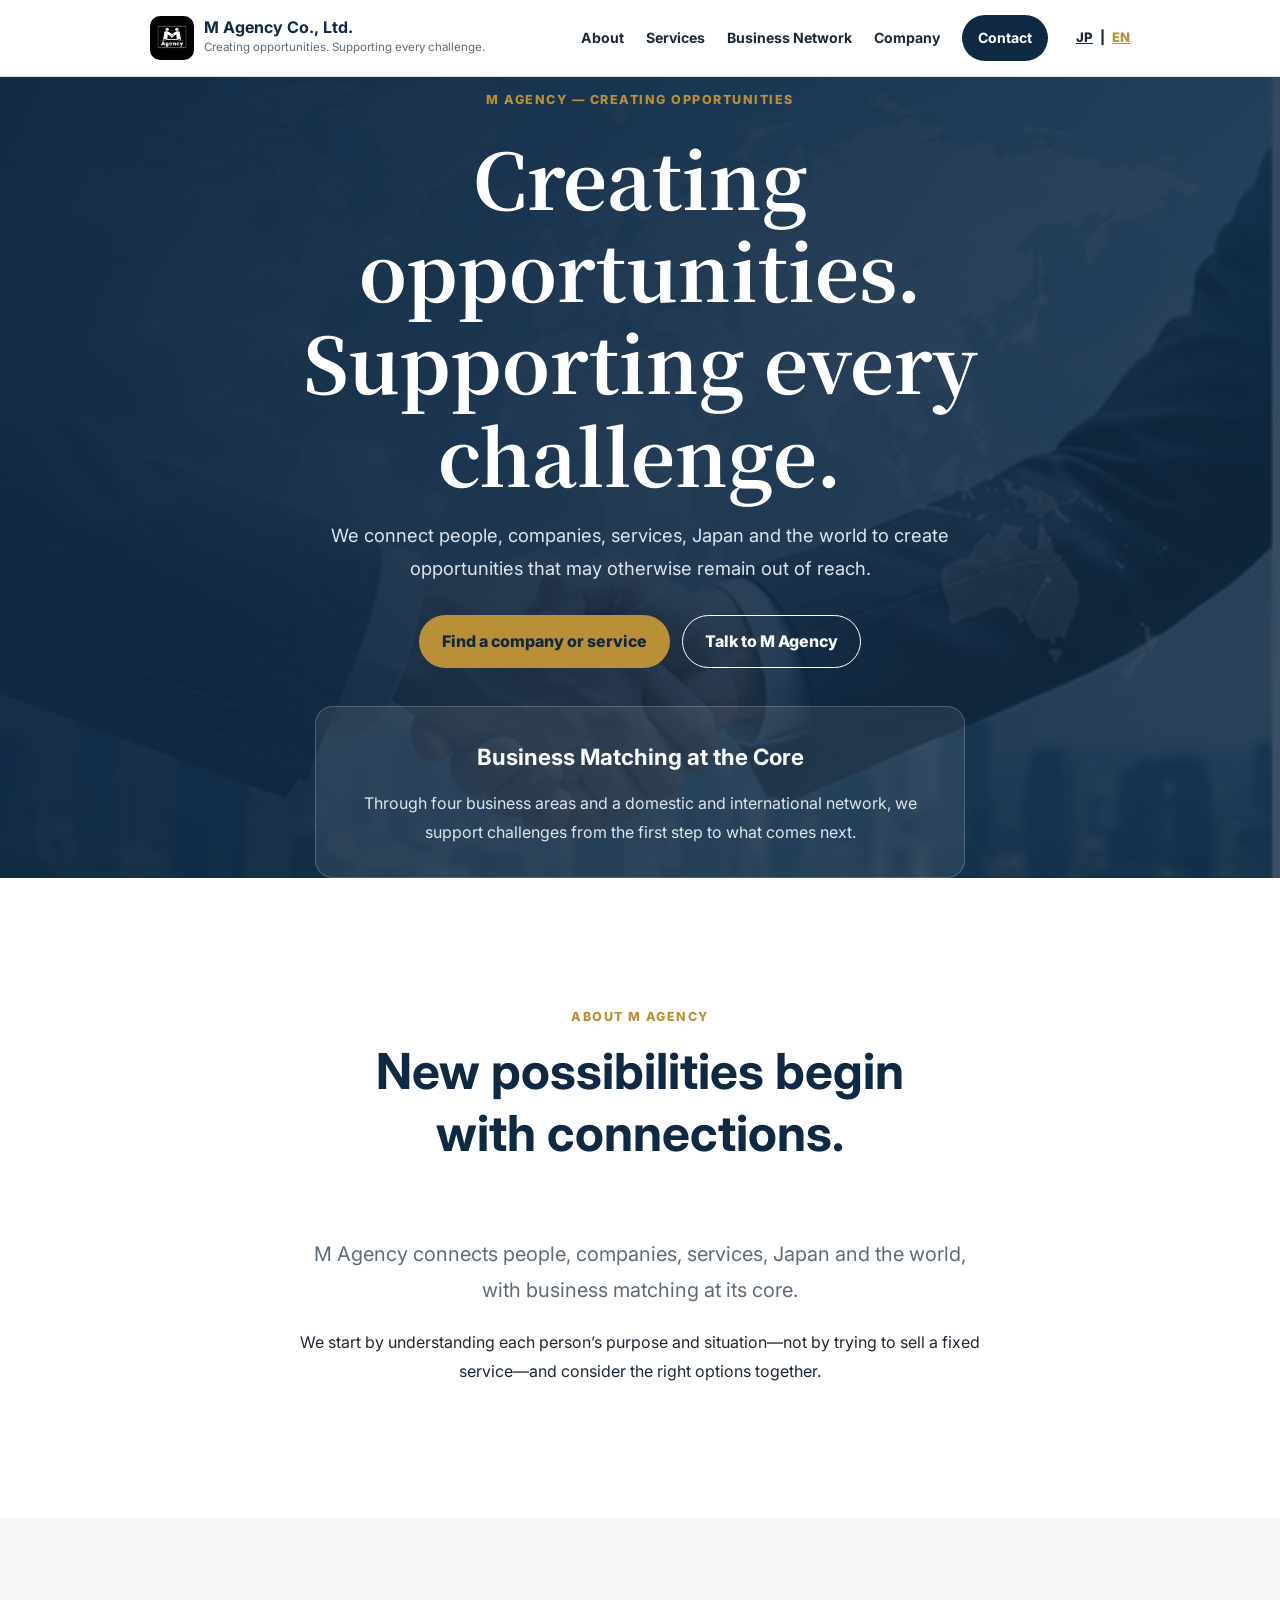
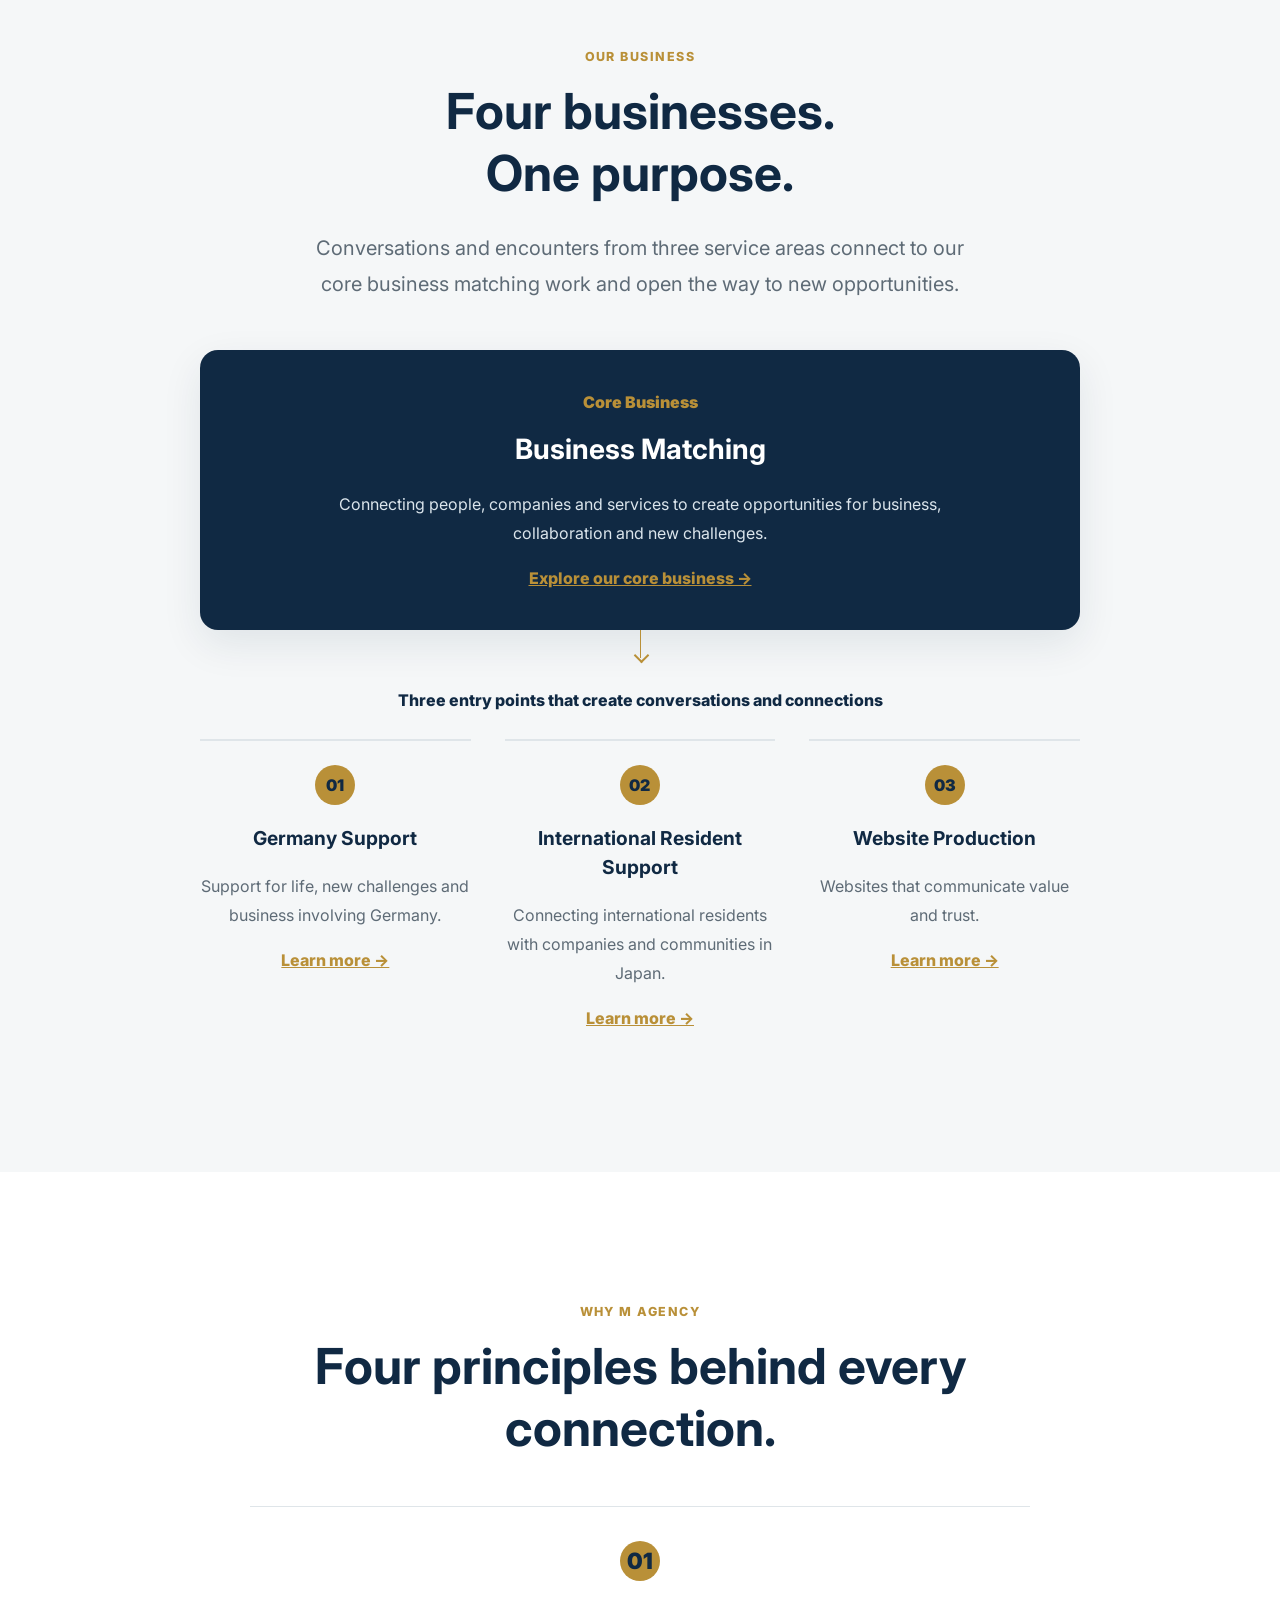
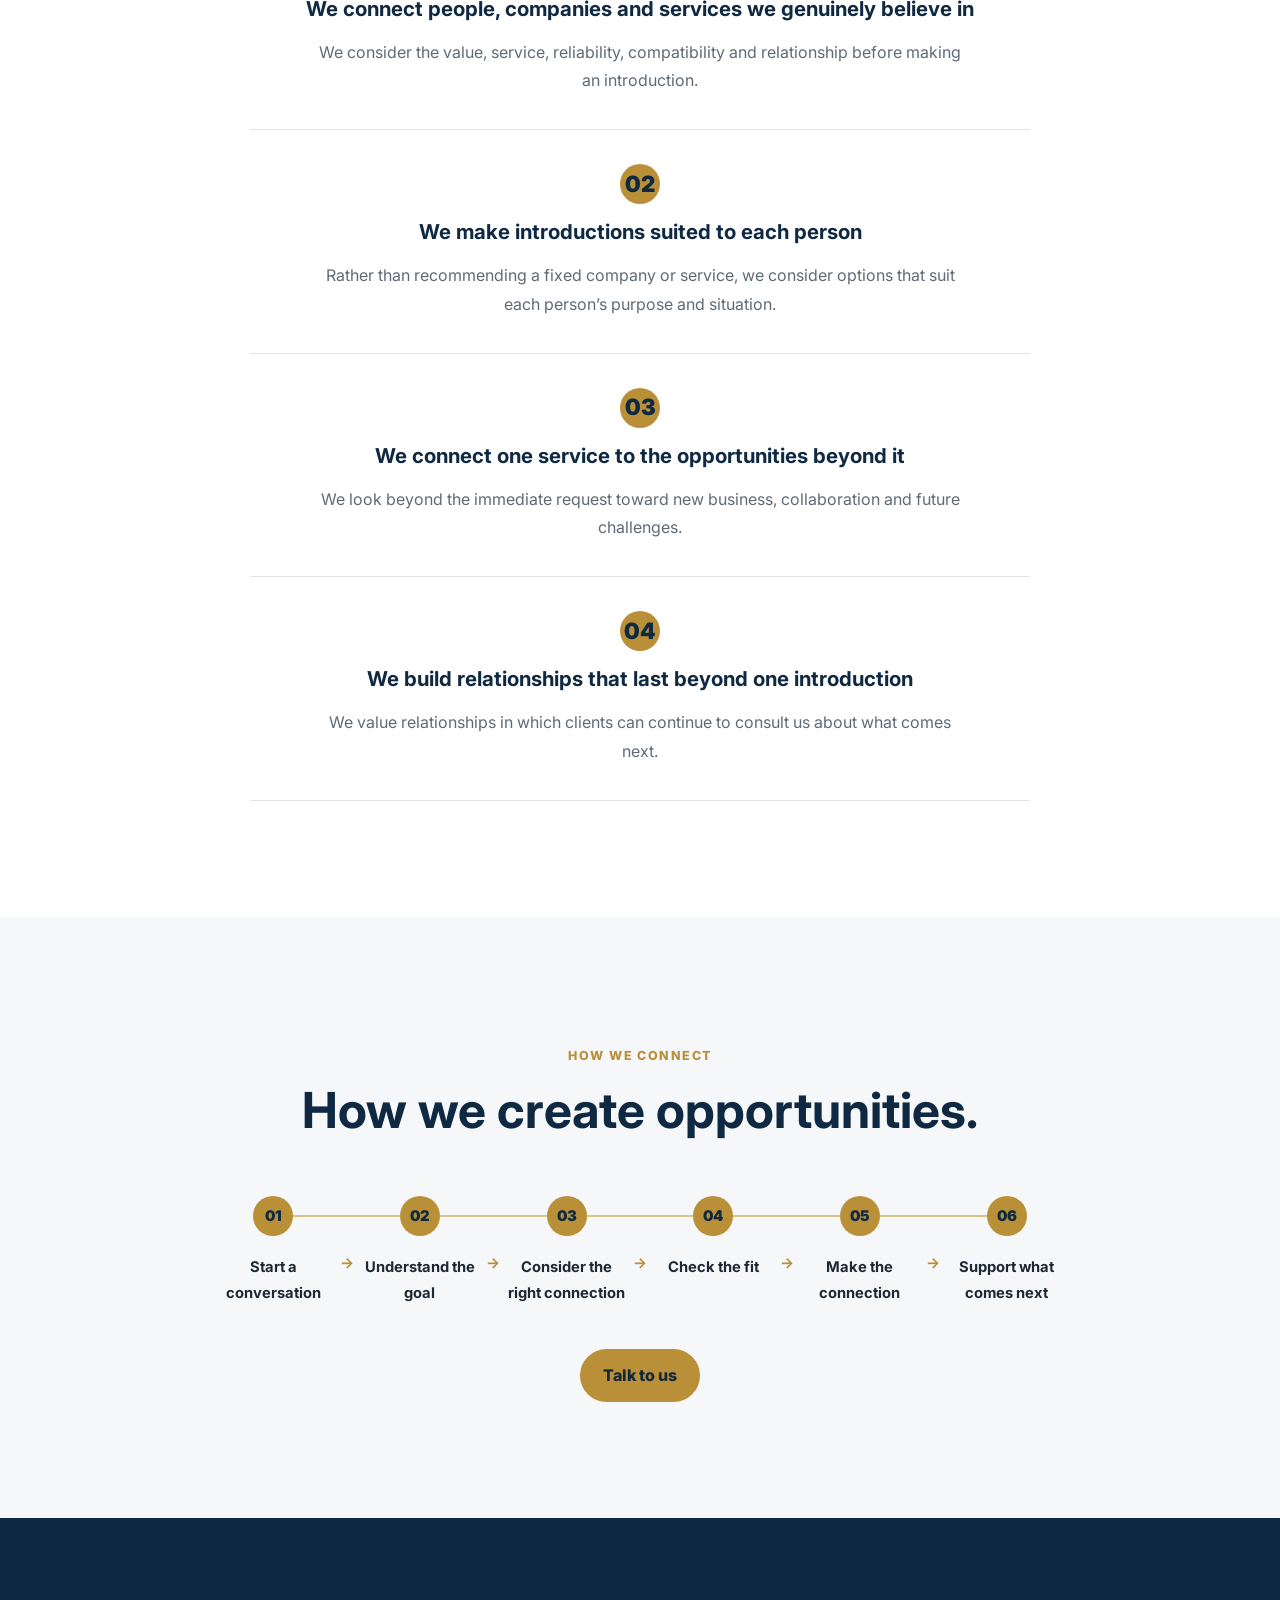
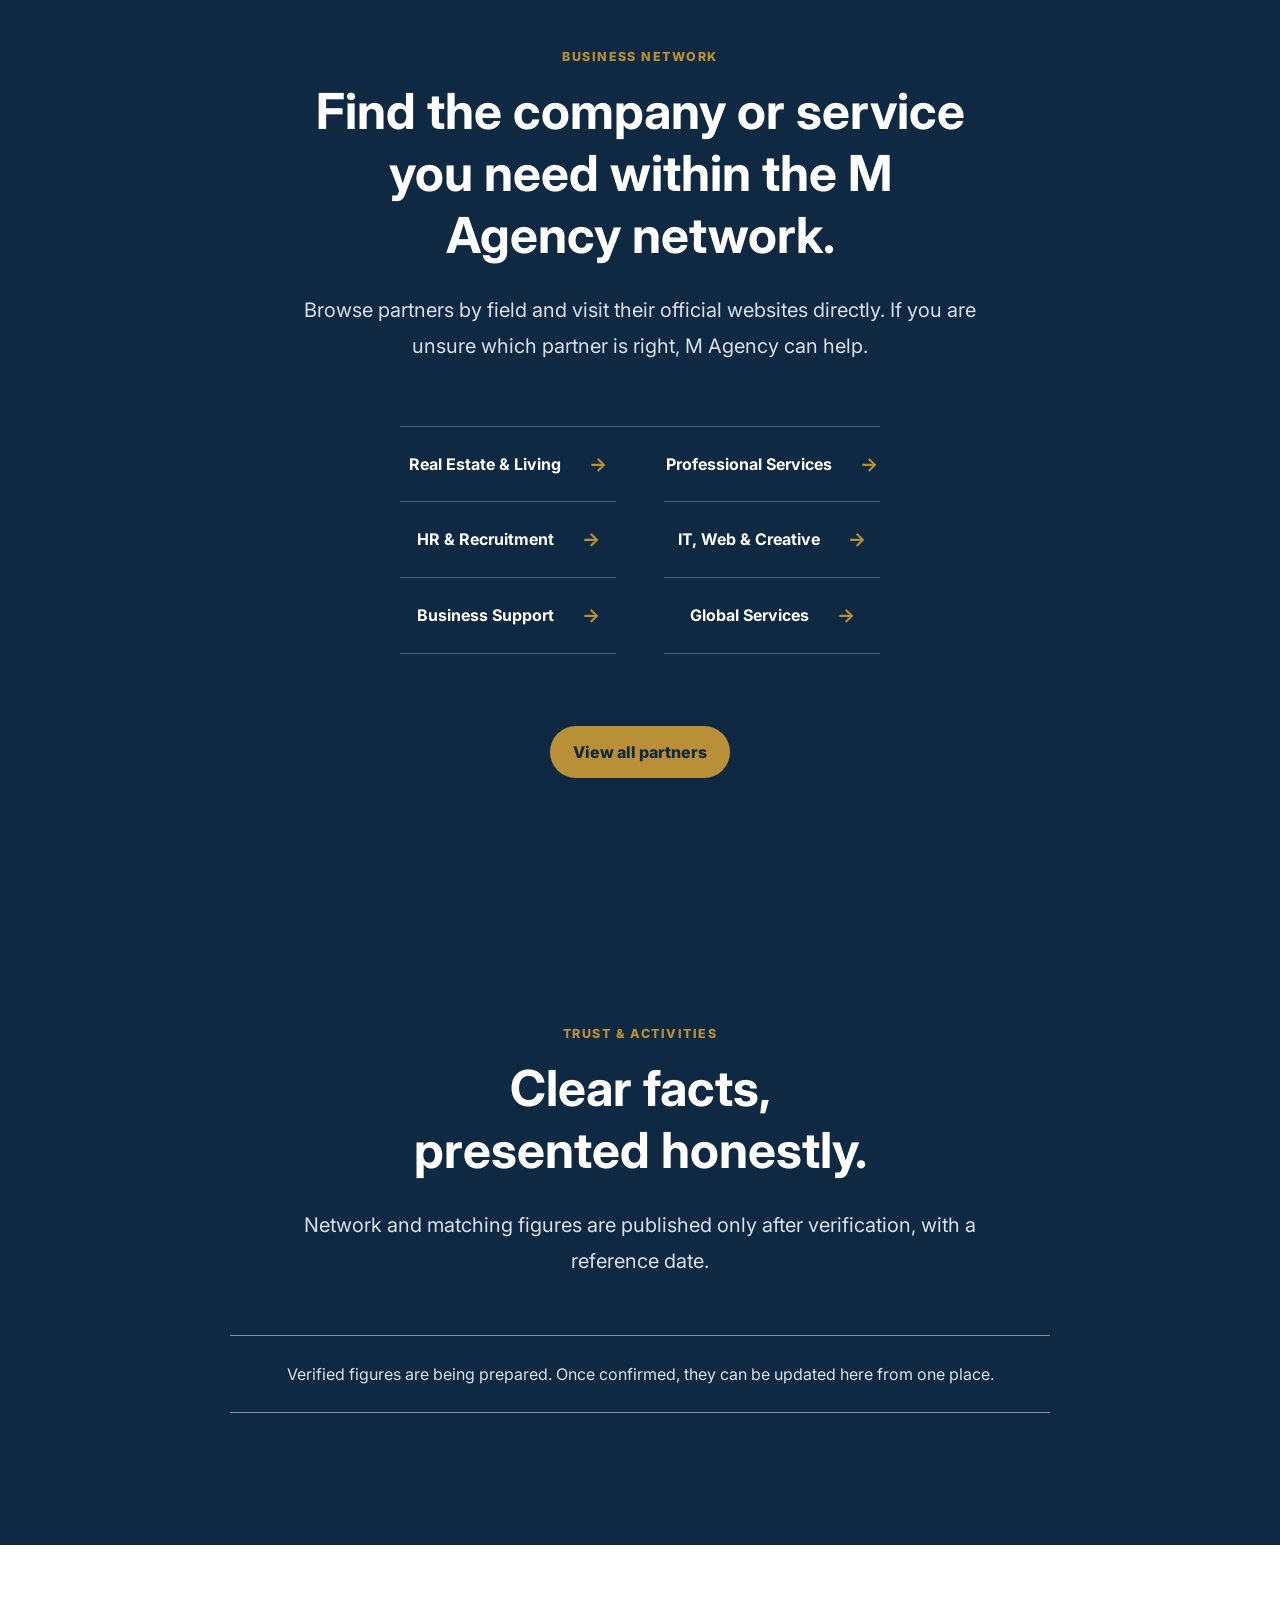
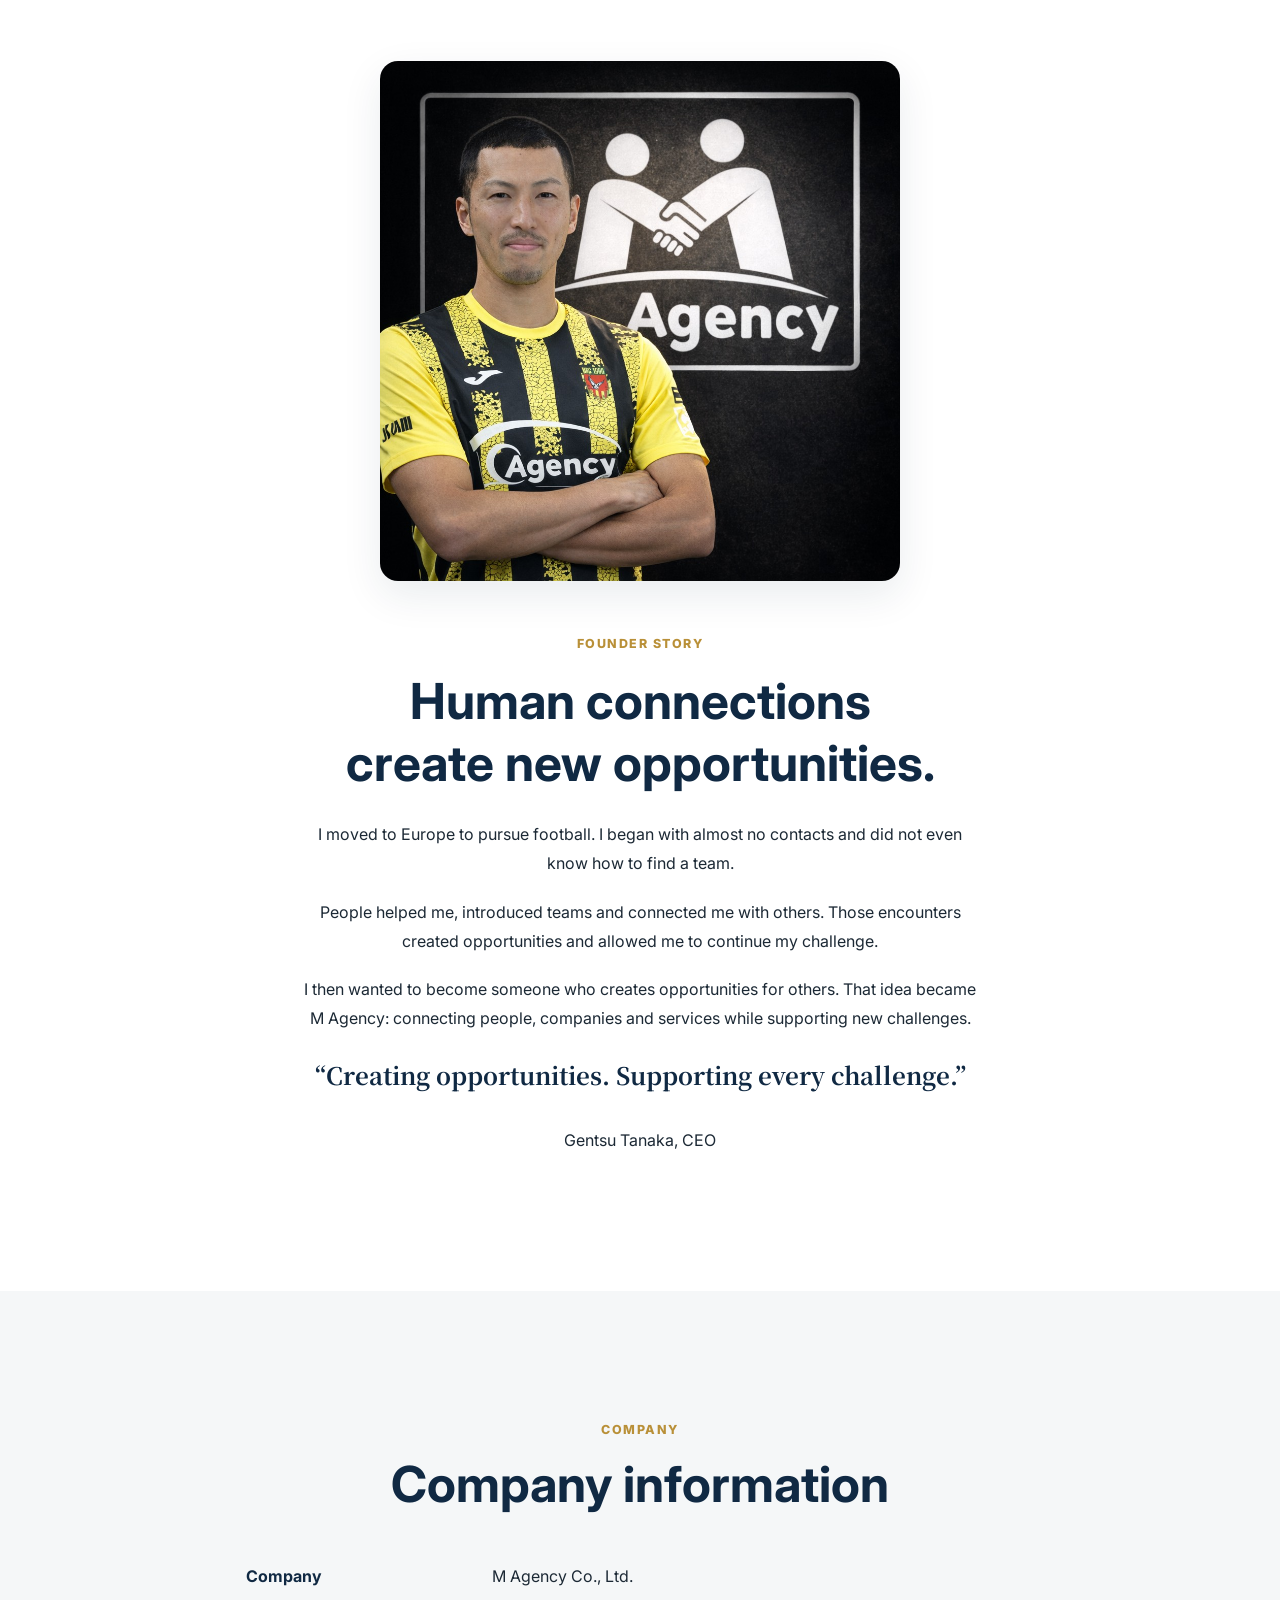
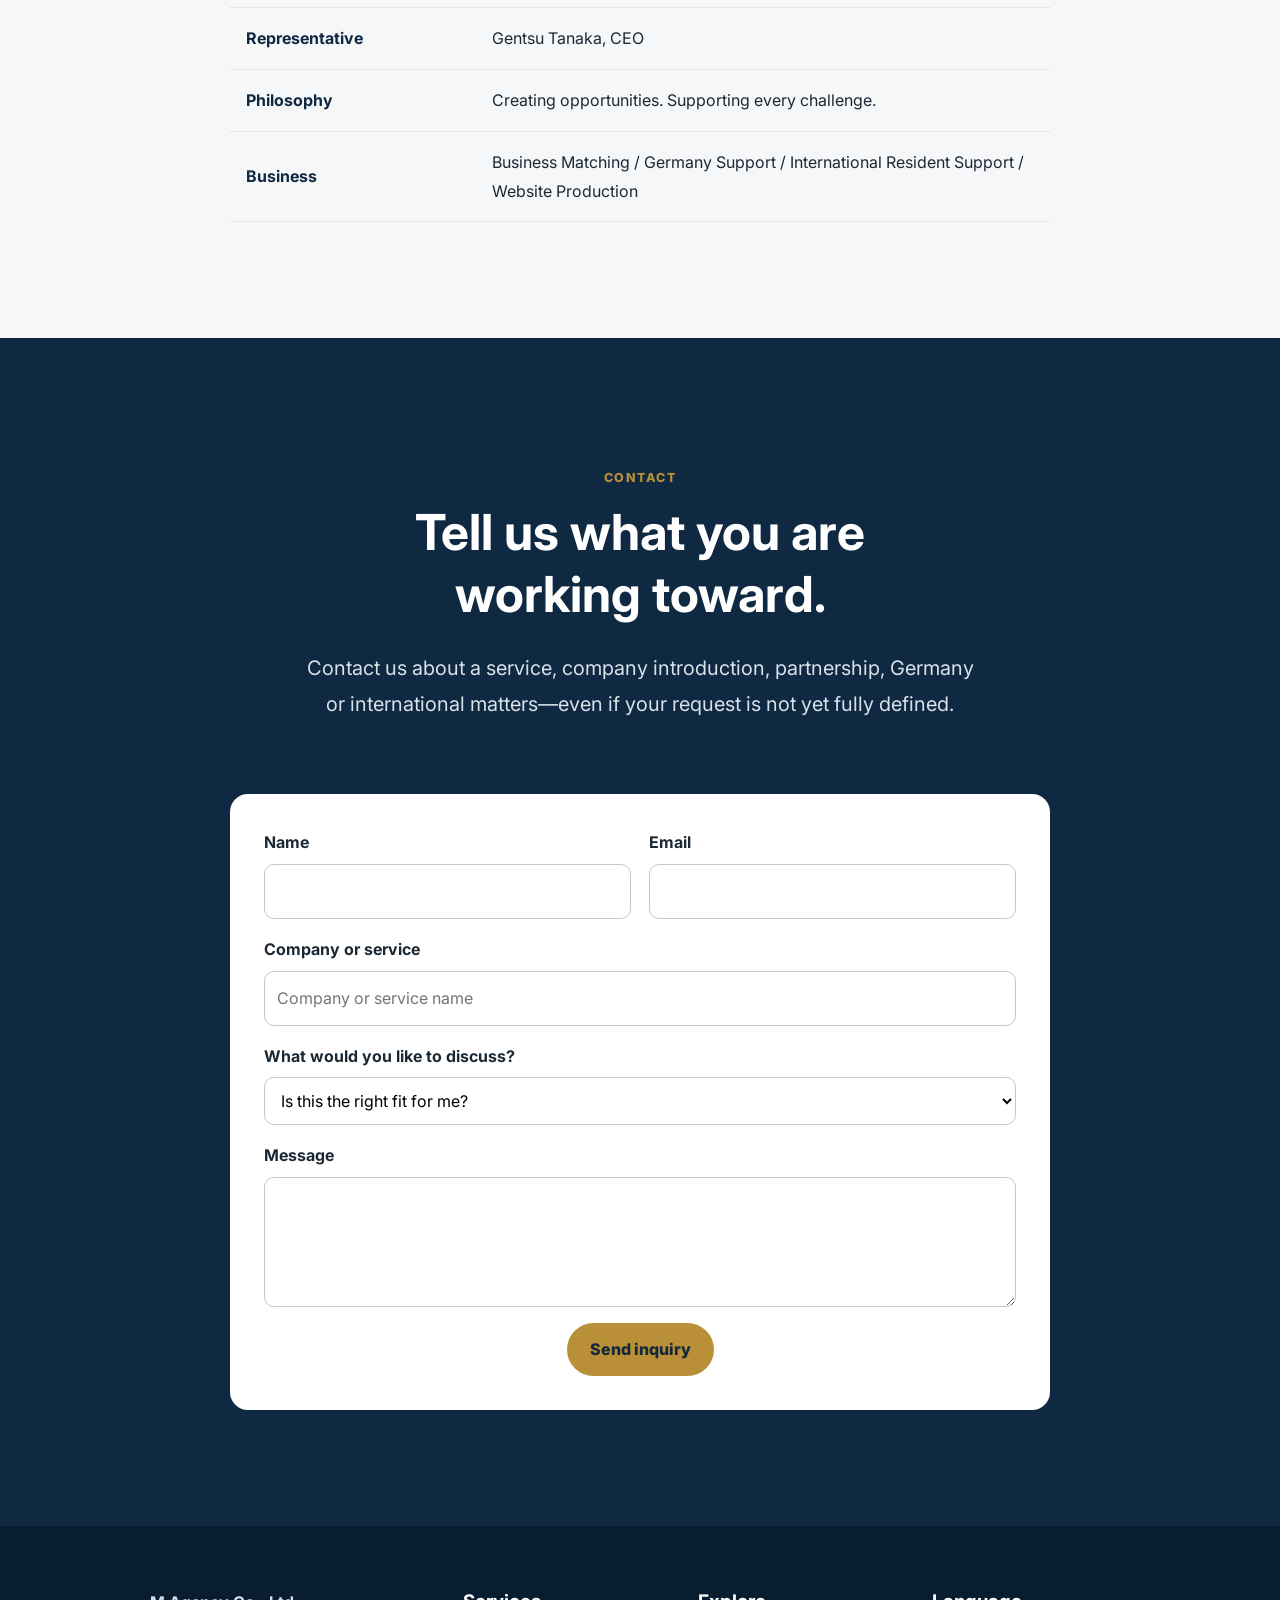
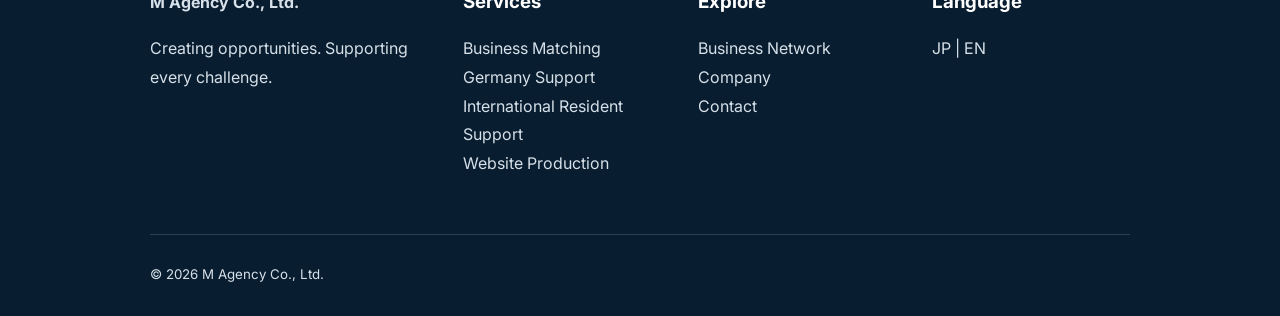
<file: index.html>
<!doctype html>
<html lang="ja">
<head><meta charset="utf-8"><meta name="viewport" content="width=device-width,initial-scale=1"><title>M Agency</title><meta name="robots" content="noindex">
<script>const saved=localStorage.getItem('mAgencyLang');const lang=saved||((navigator.language||'').toLowerCase().startsWith('ja')?'ja':'en');location.replace(`./${lang}/`);</script></head>
<body><p><a href="./ja/">日本語</a> / <a href="./en/">English</a></p></body>
</html>
</file>
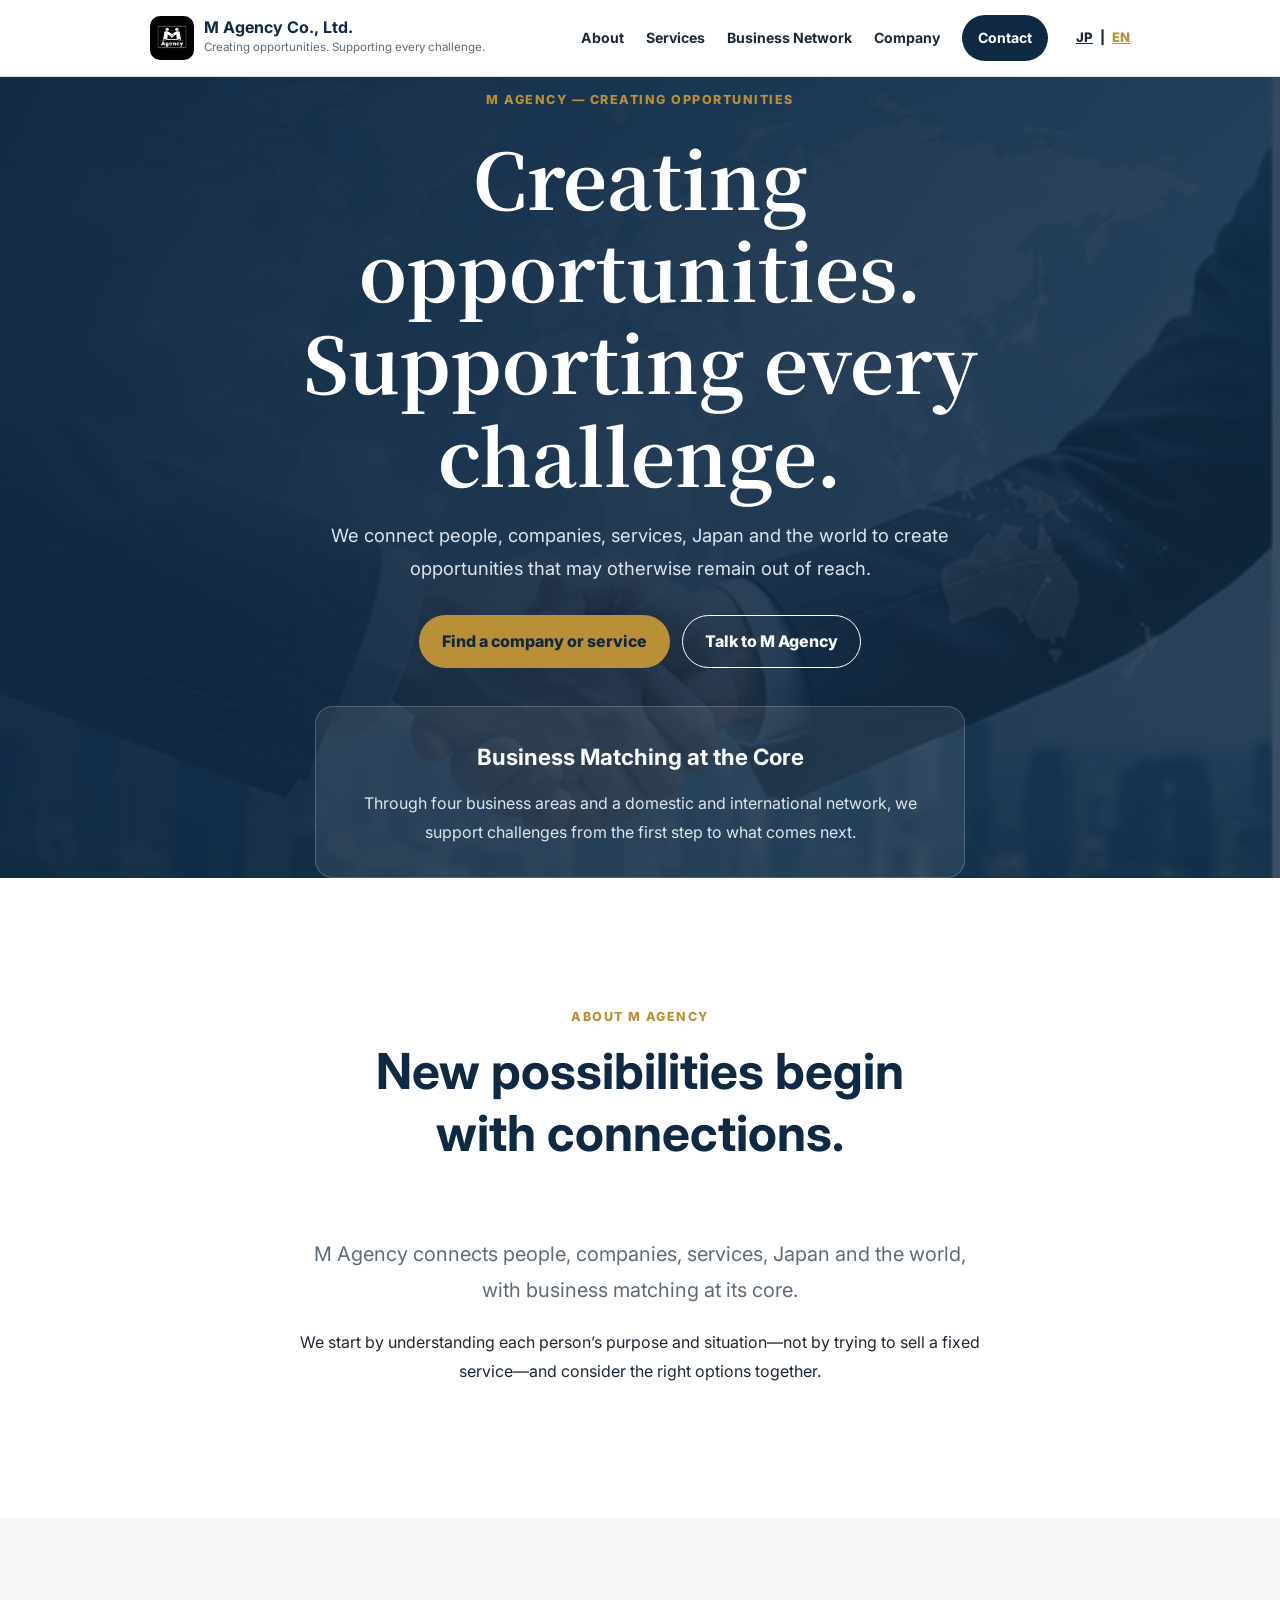
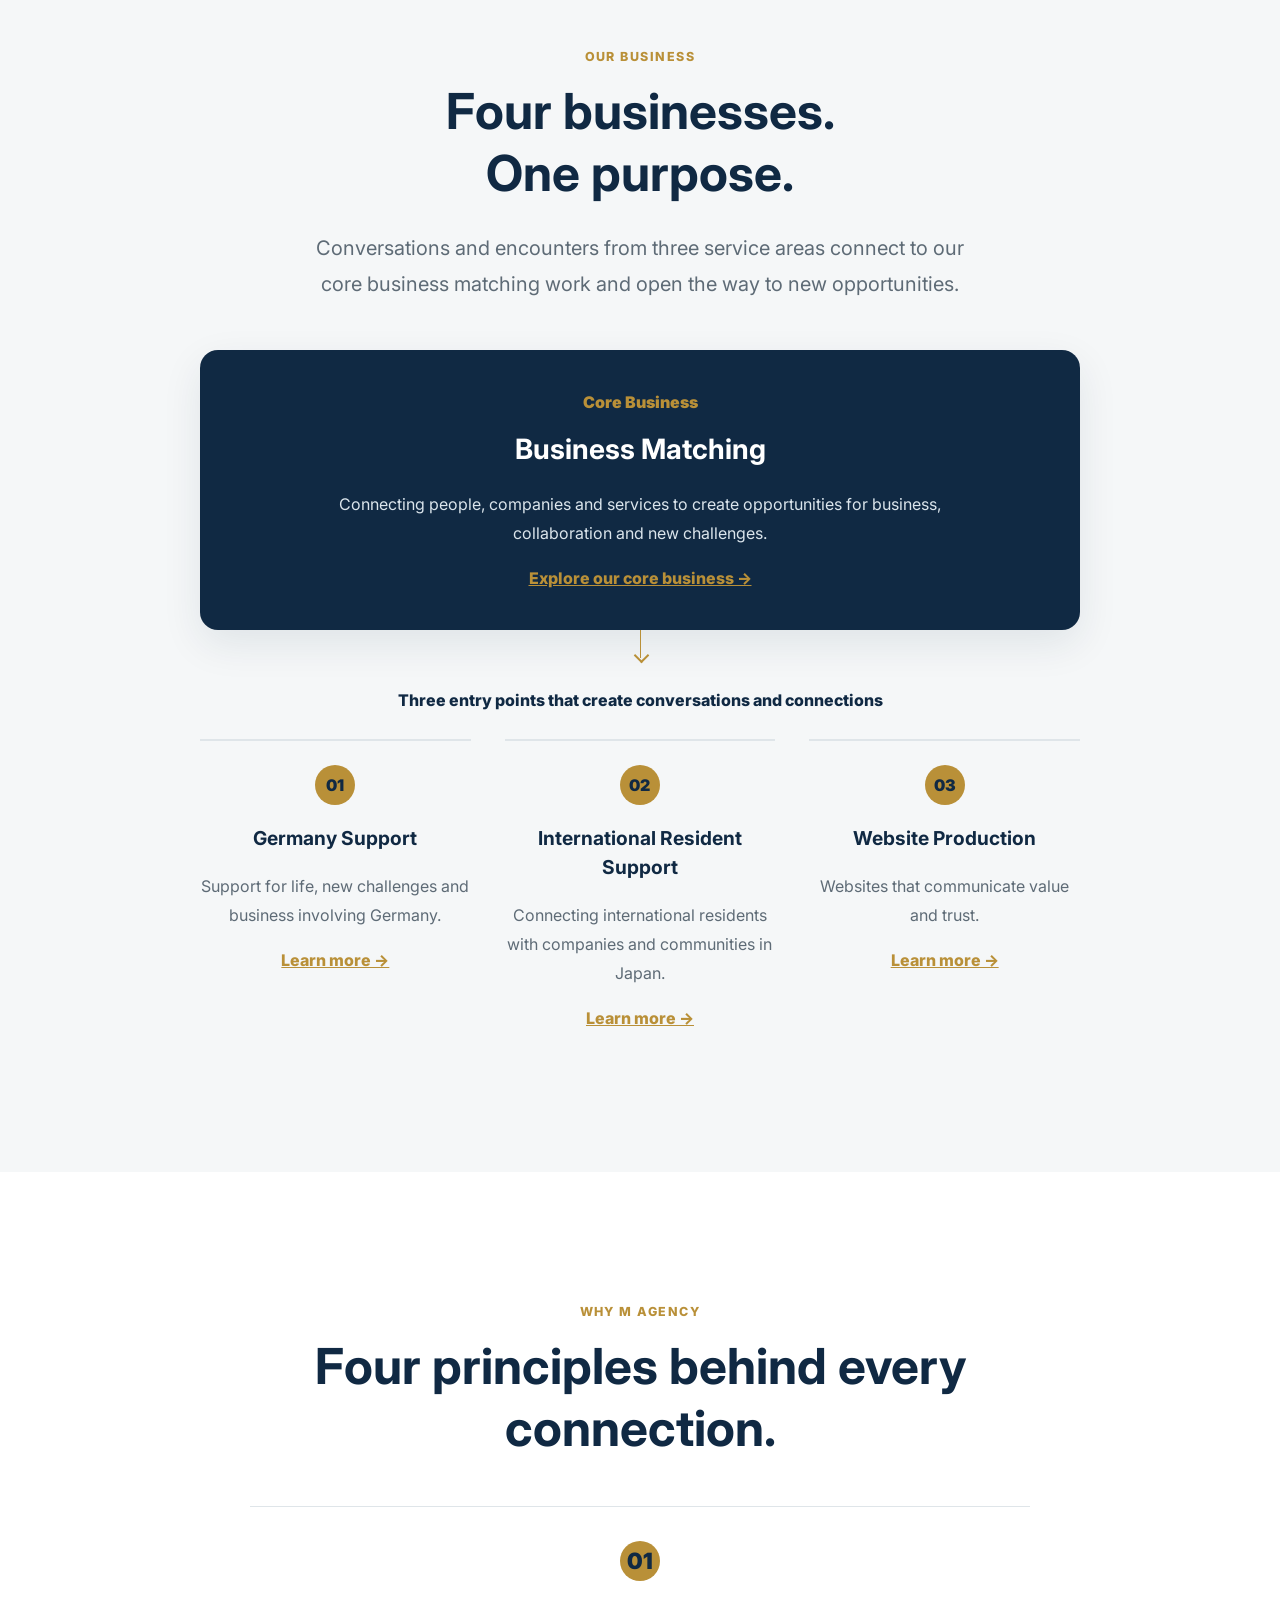
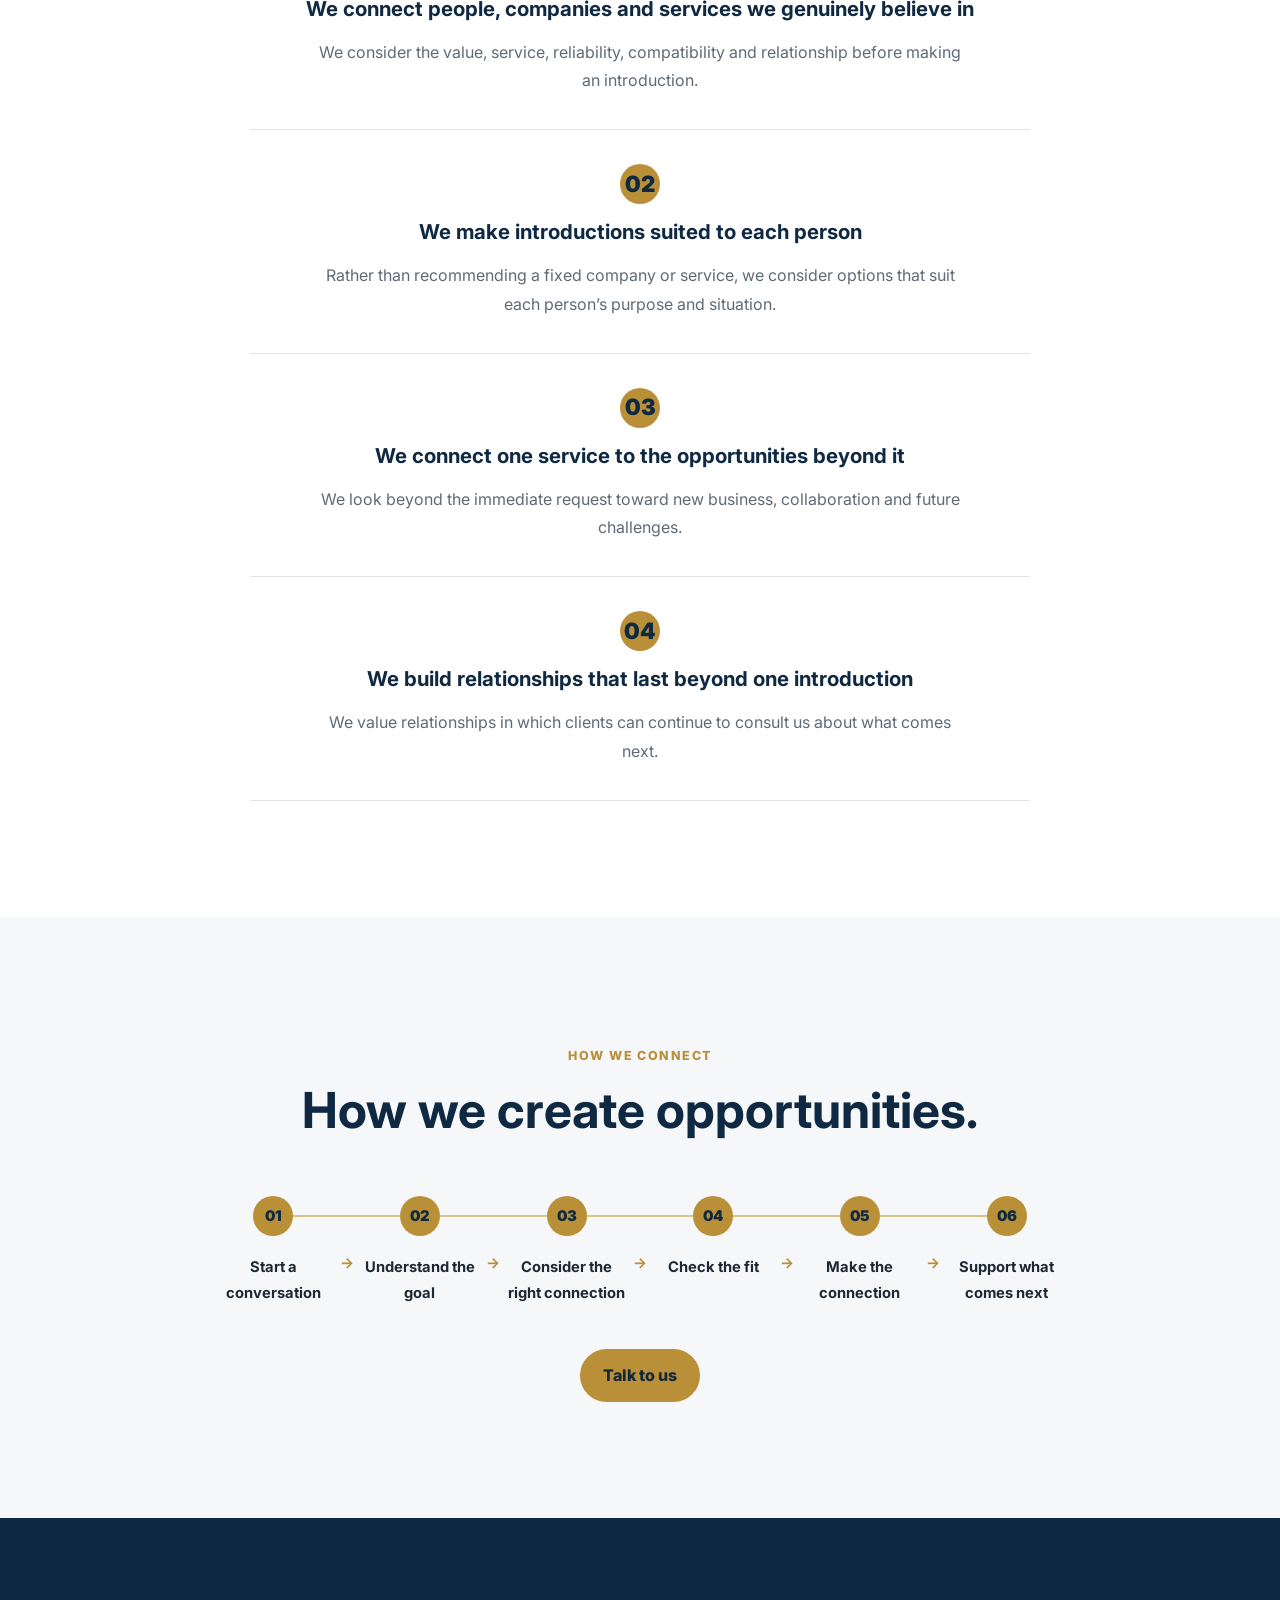
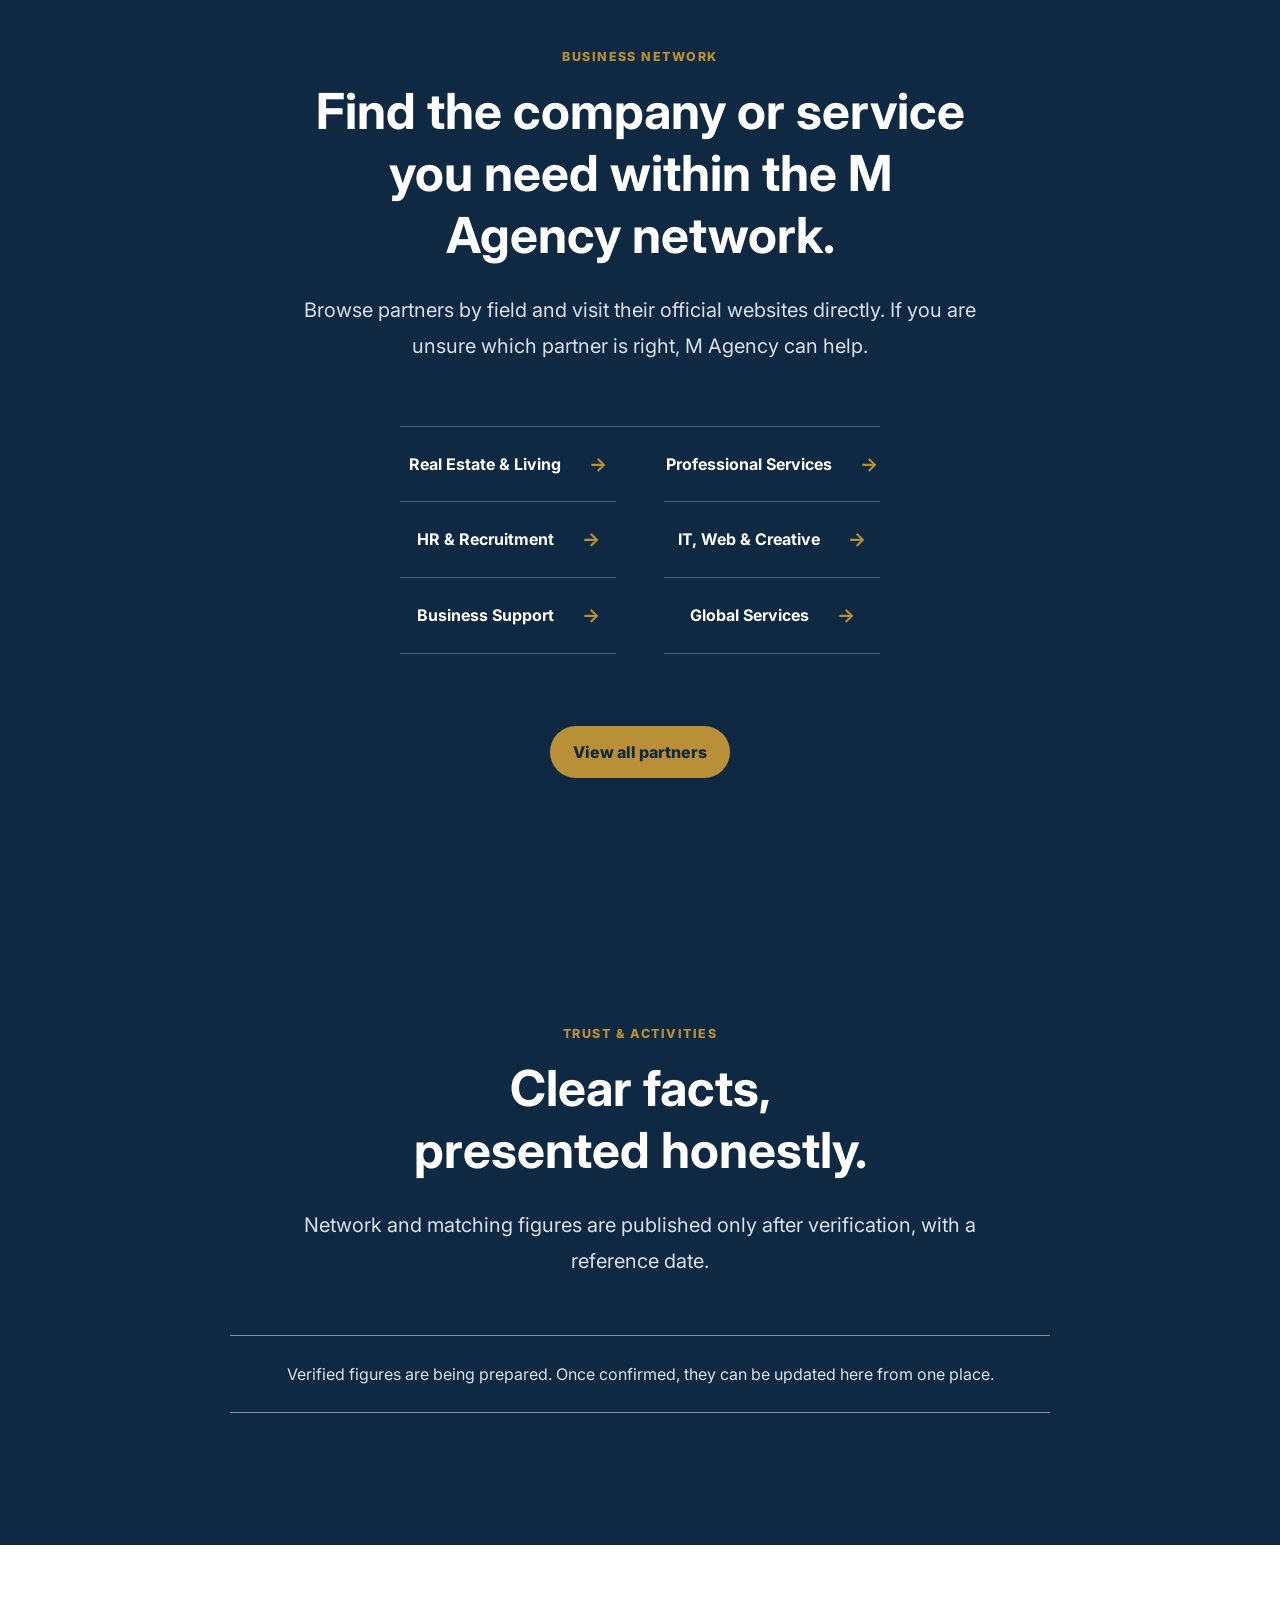
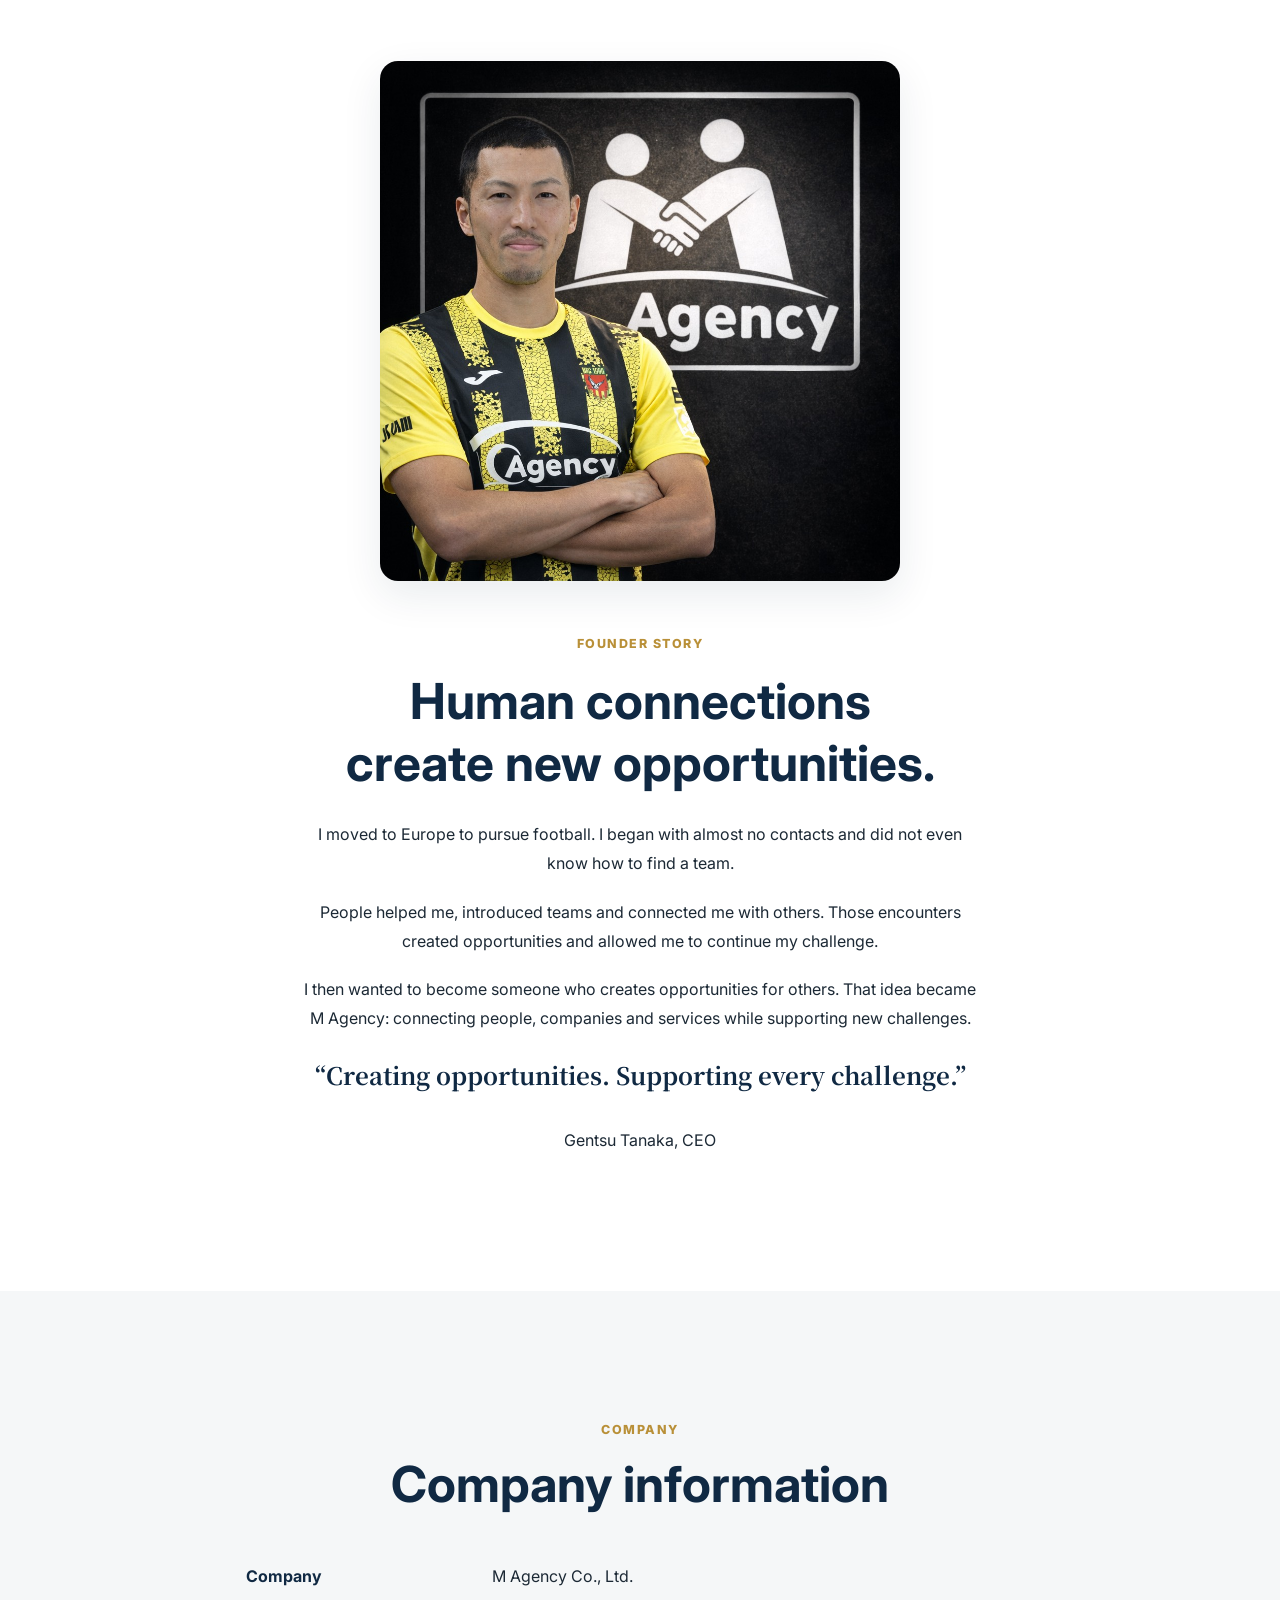
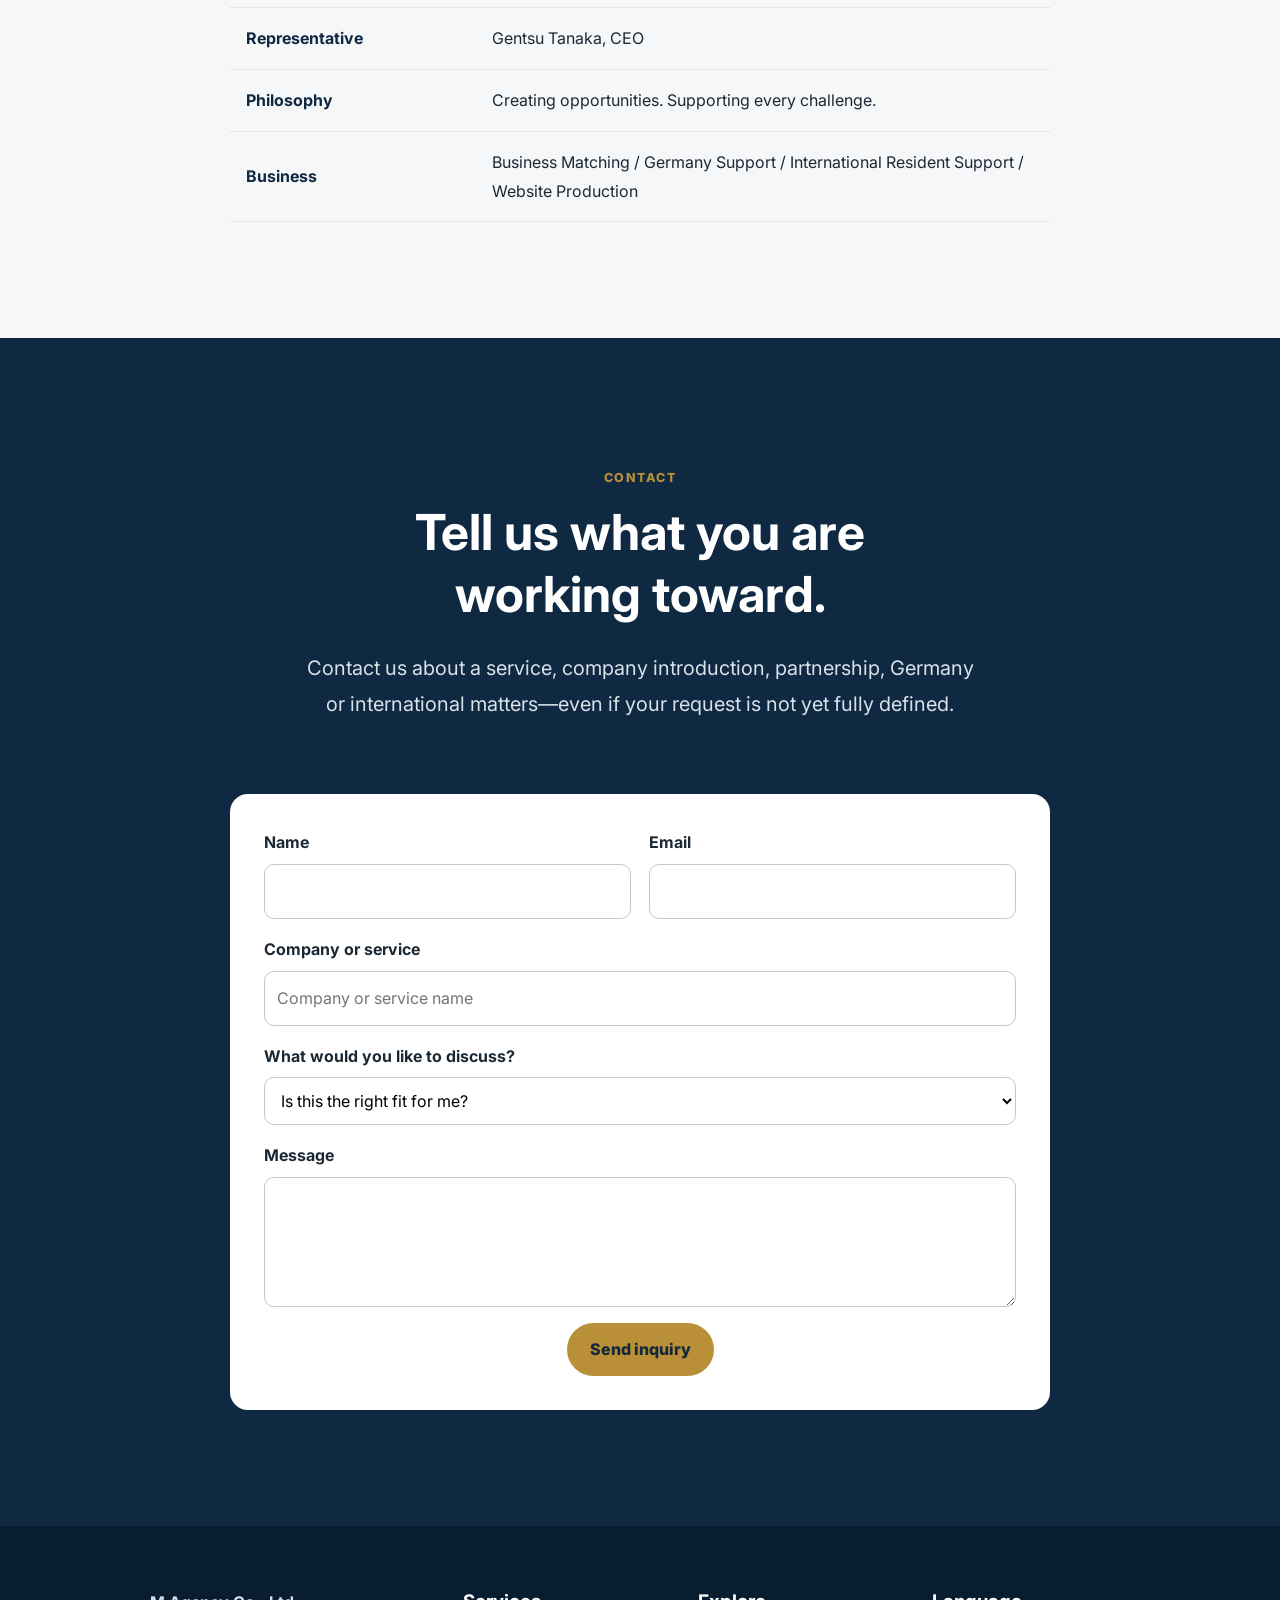
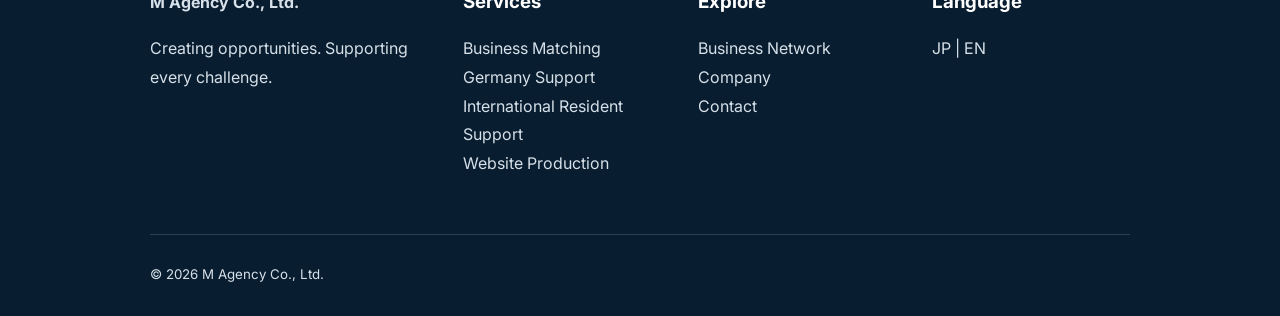
<file: en/index.html>
<!doctype html><html lang="en"><head><meta charset="utf-8"><meta name="viewport" content="width=device-width,initial-scale=1"><title>M Agency | Creating Opportunities. Supporting Every Challenge.</title><meta name="description" content="M Agency connects people, companies, services, Japan and the world to create new opportunities through business matching."><link rel="preconnect" href="https://fonts.googleapis.com"><link rel="preconnect" href="https://fonts.gstatic.com" crossorigin><link href="https://fonts.googleapis.com/css2?family=Inter:wght@400;600;700;800&family=Noto+Sans+JP:wght@400;500;700;900&family=Noto+Serif+JP:wght@700&display=swap" rel="stylesheet"><link rel="stylesheet" href="/styles.css"></head>
<body><a class="skip-link" href="#main">Skip to content</a><header class="site-header"><div class="container header-inner"><a class="brand" href="/en/"><img src="/assets/logo.png" alt="M Agency"><span><strong>M Agency Co., Ltd.</strong><small>Creating opportunities. Supporting every challenge.</small></span></a><button class="menu-button" data-menu-button aria-expanded="false" aria-label="Menu">☰</button><nav class="nav" data-nav><a href="#about">About</a><a href="#services">Services</a><a href="/en/business-network/">Business Network</a><a href="#company">Company</a><a href="#contact" class="header-cta">Contact</a></nav><div class="lang"><a href="/ja/" data-lang-link="ja">JP</a><span>|</span><a href="/en/" data-lang-link="en" aria-current="true">EN</a></div></div></header>
<main id="main"><section class="hero"><div class="container hero-grid"><div class="hero-copy"><p class="eyebrow">M Agency — Creating Opportunities</p><h1>Creating opportunities.<br>Supporting every challenge.</h1><p>We connect people, companies, services, Japan and the world to create opportunities that may otherwise remain out of reach.</p><div class="actions"><a class="btn btn-primary" href="/en/business-network/">Find a company or service</a><a class="btn btn-secondary" href="#contact">Talk to M Agency</a></div></div><aside class="hero-panel"><strong>Business Matching at the Core</strong><p>Through four business areas and a domestic and international network, we support challenges from the first step to what comes next.</p></aside></div></section>
<section class="section" id="about"><div class="container intro-grid"><div><p class="eyebrow">About M Agency</p><h2 class="section-title">New possibilities begin with connections.</h2></div><div><p class="lead">M Agency connects people, companies, services, Japan and the world, with business matching at its core.</p><p>We start by understanding each person’s purpose and situation—not by trying to sell a fixed service—and consider the right options together.</p></div></div></section>
<section class="section section-soft" id="services"><div class="container"><p class="eyebrow">Our Business</p><h2 class="section-title">Four businesses. One purpose.</h2><p class="lead reading">Conversations and encounters from three service areas connect to our core business matching work and open the way to new opportunities.</p><div class="service-map"><article class="service-core"><span class="card-number">Core Business</span><h3>Business Matching</h3><p>Connecting people, companies and services to create opportunities for business, collaboration and new challenges.</p><a href="/en/services/business-matching.html">Explore our core business →</a></article><p class="service-bridge">Three entry points that create conversations and connections</p><div class="service-entrances"><article class="service-entry"><span class="card-number">01</span><h3>Germany Support</h3><p>Support for life, new challenges and business involving Germany.</p><a href="/en/services/germany-support.html">Learn more →</a></article><article class="service-entry"><span class="card-number">02</span><h3>International Resident Support</h3><p>Connecting international residents with companies and communities in Japan.</p><a href="/en/services/foreign-support.html">Learn more →</a></article><article class="service-entry"><span class="card-number">03</span><h3>Website Production</h3><p>Websites that communicate value and trust.</p><a href="/en/services/web-production.html">Learn more →</a></article></div></div></div></section>
<section class="section" id="strengths"><div class="container"><p class="eyebrow">Why M Agency</p><h2 class="section-title">Four principles behind every connection.</h2><div class="principles"><article><span>01</span><div><h3>We connect people, companies and services we genuinely believe in</h3><p>We consider the value, service, reliability, compatibility and relationship before making an introduction.</p></div></article><article><span>02</span><div><h3>We make introductions suited to each person</h3><p>Rather than recommending a fixed company or service, we consider options that suit each person’s purpose and situation.</p></div></article><article><span>03</span><div><h3>We connect one service to the opportunities beyond it</h3><p>We look beyond the immediate request toward new business, collaboration and future challenges.</p></div></article><article><span>04</span><div><h3>We build relationships that last beyond one introduction</h3><p>We value relationships in which clients can continue to consult us about what comes next.</p></div></article></div></div></section>
<section class="section section-soft"><div class="container"><p class="eyebrow">How We Connect</p><h2 class="section-title">How we create opportunities.</h2><ol class="flow"><li>Start a conversation</li><li>Understand the goal</li><li>Consider the right connection</li><li>Check the fit</li><li>Make the connection</li><li>Support what comes next</li></ol><div class="actions"><a class="btn btn-primary" href="#contact">Talk to us</a></div></div></section>
<section class="section section-dark" id="network"><div class="container network-preview"><div><p class="eyebrow">Business Network</p><h2 class="section-title">Find the company or service you need within the M Agency network.</h2><p class="lead reading">Browse partners by field and visit their official websites directly. If you are unsure which partner is right, M Agency can help.</p></div><nav class="network-categories" aria-label="Main categories"><a href="/en/business-network/?category=real-estate">Real Estate & Living <span>→</span></a><a href="/en/business-network/?category=professionals">Professional Services <span>→</span></a><a href="/en/business-network/?category=human-resources">HR & Recruitment <span>→</span></a><a href="/en/business-network/?category=it-creative">IT, Web & Creative <span>→</span></a><a href="/en/business-network/?category=business-support">Business Support <span>→</span></a><a href="/en/business-network/?category=global">Global Services <span>→</span></a></nav><div class="actions"><a class="btn btn-primary" href="/en/business-network/">View all partners</a></div></div></section>
<section class="section section-dark" id="results"><div class="container"><p class="eyebrow">Trust & Activities</p><h2 class="section-title">Clear facts, presented honestly.</h2><p class="lead reading">Network and matching figures are published only after verification, with a reference date.</p><div class="metrics" data-metrics data-empty="Verified figures are being prepared. Once confirmed, they can be updated here from one place."></div></div></section>
<section class="section" id="story"><div class="container story-grid"><div class="feature-photo"><img src="/assets/ceo-optimized.jpg" alt="CEO Gentsu Tanaka" loading="lazy"></div><div class="story-copy"><p class="eyebrow">Founder Story</p><h2 class="section-title">Human connections create new opportunities.</h2><p>I moved to Europe to pursue football. I began with almost no contacts and did not even know how to find a team.</p><p>People helped me, introduced teams and connected me with others. Those encounters created opportunities and allowed me to continue my challenge.</p><p>I then wanted to become someone who creates opportunities for others. That idea became M Agency: connecting people, companies and services while supporting new challenges.</p><p class="quote">“Creating opportunities. Supporting every challenge.”</p><p>Gentsu Tanaka, CEO</p></div></div></section>
<section class="section section-soft" id="company"><div class="container"><p class="eyebrow">Company</p><h2 class="section-title">Company information</h2><table class="company-table"><tr><th>Company</th><td>M Agency Co., Ltd.</td></tr><tr><th>Representative</th><td>Gentsu Tanaka, CEO</td></tr><tr><th>Philosophy</th><td>Creating opportunities. Supporting every challenge.</td></tr><tr><th>Business</th><td>Business Matching / Germany Support / International Resident Support / Website Production</td></tr></table></div></section>
<section class="section section-dark" id="contact"><div class="container contact-grid"><div><p class="eyebrow">Contact</p><h2 class="section-title">Tell us what you are working toward.</h2><p class="lead">Contact us about a service, company introduction, partnership, Germany or international matters—even if your request is not yet fully defined.</p></div><form class="contact-form" data-contact-form action="/contact.php" method="post"><input type="hidden" name="lang" value="en"><input type="hidden" name="started_at" value=""><div class="honeypot" aria-hidden="true"><label for="website">Website</label><input id="website" name="website" type="text" tabindex="-1" autocomplete="off"></div><div class="field-row"><div class="field"><label for="name">Name</label><input id="name" name="name" maxlength="100" autocomplete="name" required></div><div class="field"><label for="email">Email</label><input id="email" name="email" type="email" maxlength="254" autocomplete="email" required></div></div><div class="field"><label for="subject">Company or service</label><input id="subject" name="subject" maxlength="200" placeholder="Company or service name"></div><div class="field"><label for="type">What would you like to discuss?</label><select id="type" name="type"><option>Is this the right fit for me?</option><option>I would like an introduction</option><option>I would like more information</option><option>Partnership or collaboration</option><option>Other</option></select></div><div class="field"><label for="message">Message</label><textarea id="message" name="message" maxlength="5000" required></textarea></div><button class="btn btn-primary" type="submit">Send inquiry</button><p class="form-note" data-form-notice role="status" aria-live="polite" tabindex="-1" hidden></p></form></div></section></main>
<footer class="site-footer"><div class="container footer-grid"><div class="footer-brand-column"><div class="footer-brand-heading"><strong>M Agency Co., Ltd.</strong></div><p>Creating opportunities. Supporting every challenge.</p></div><div><h3>Services</h3><ul><li><a href="/en/services/business-matching.html">Business Matching</a></li><li><a href="/en/services/germany-support.html">Germany Support</a></li><li><a href="/en/services/foreign-support.html">International Resident Support</a></li><li><a href="/en/services/web-production.html">Website Production</a></li></ul></div><div><h3>Explore</h3><ul><li><a href="/en/business-network/">Business Network</a></li><li><a href="#company">Company</a></li><li><a href="#contact">Contact</a></li></ul></div><div><h3>Language</h3><p><a href="/ja/" data-lang-link="ja">JP</a> | <a href="/en/" data-lang-link="en">EN</a></p></div></div><div class="container footer-bottom"><small>© <span data-year></span> M Agency Co., Ltd.</small></div></footer><script src="/data/partners.js"></script><script src="/data/metrics.js"></script><script src="/script.js"></script></body></html>
</file>
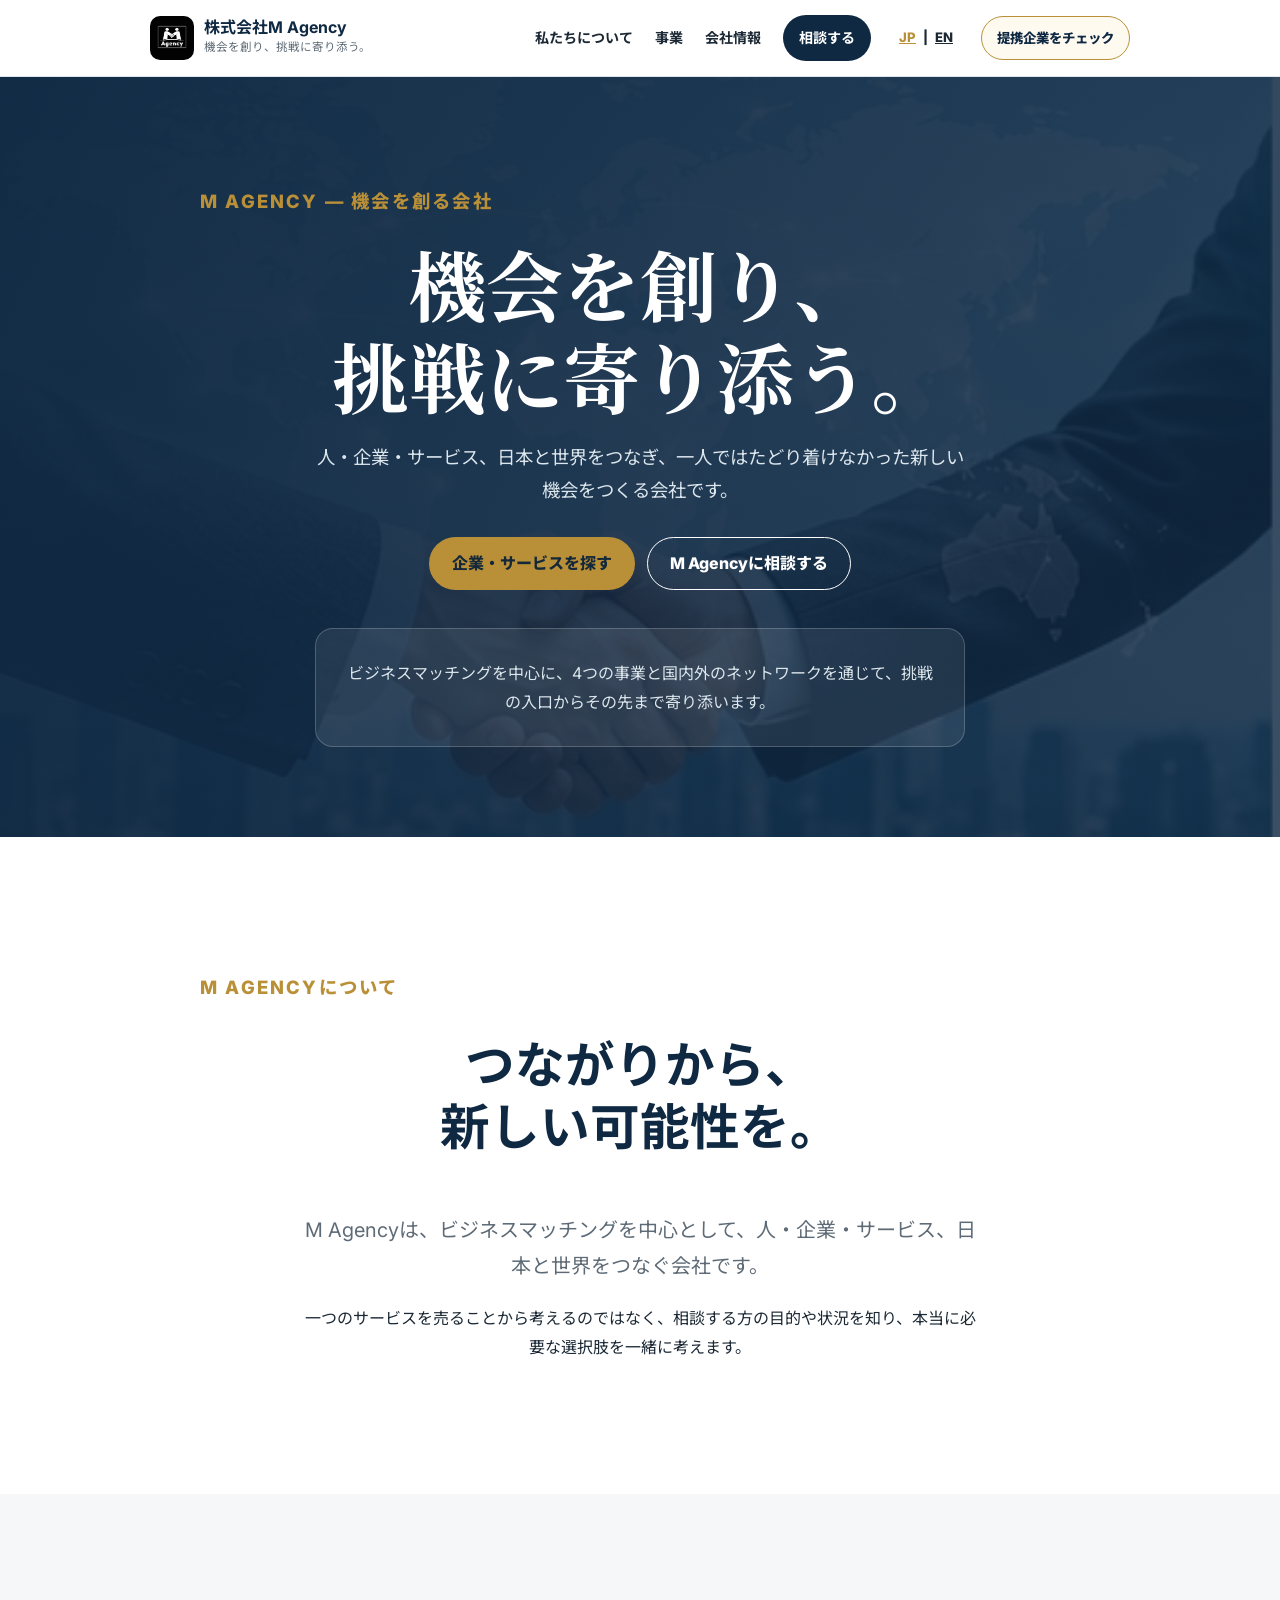
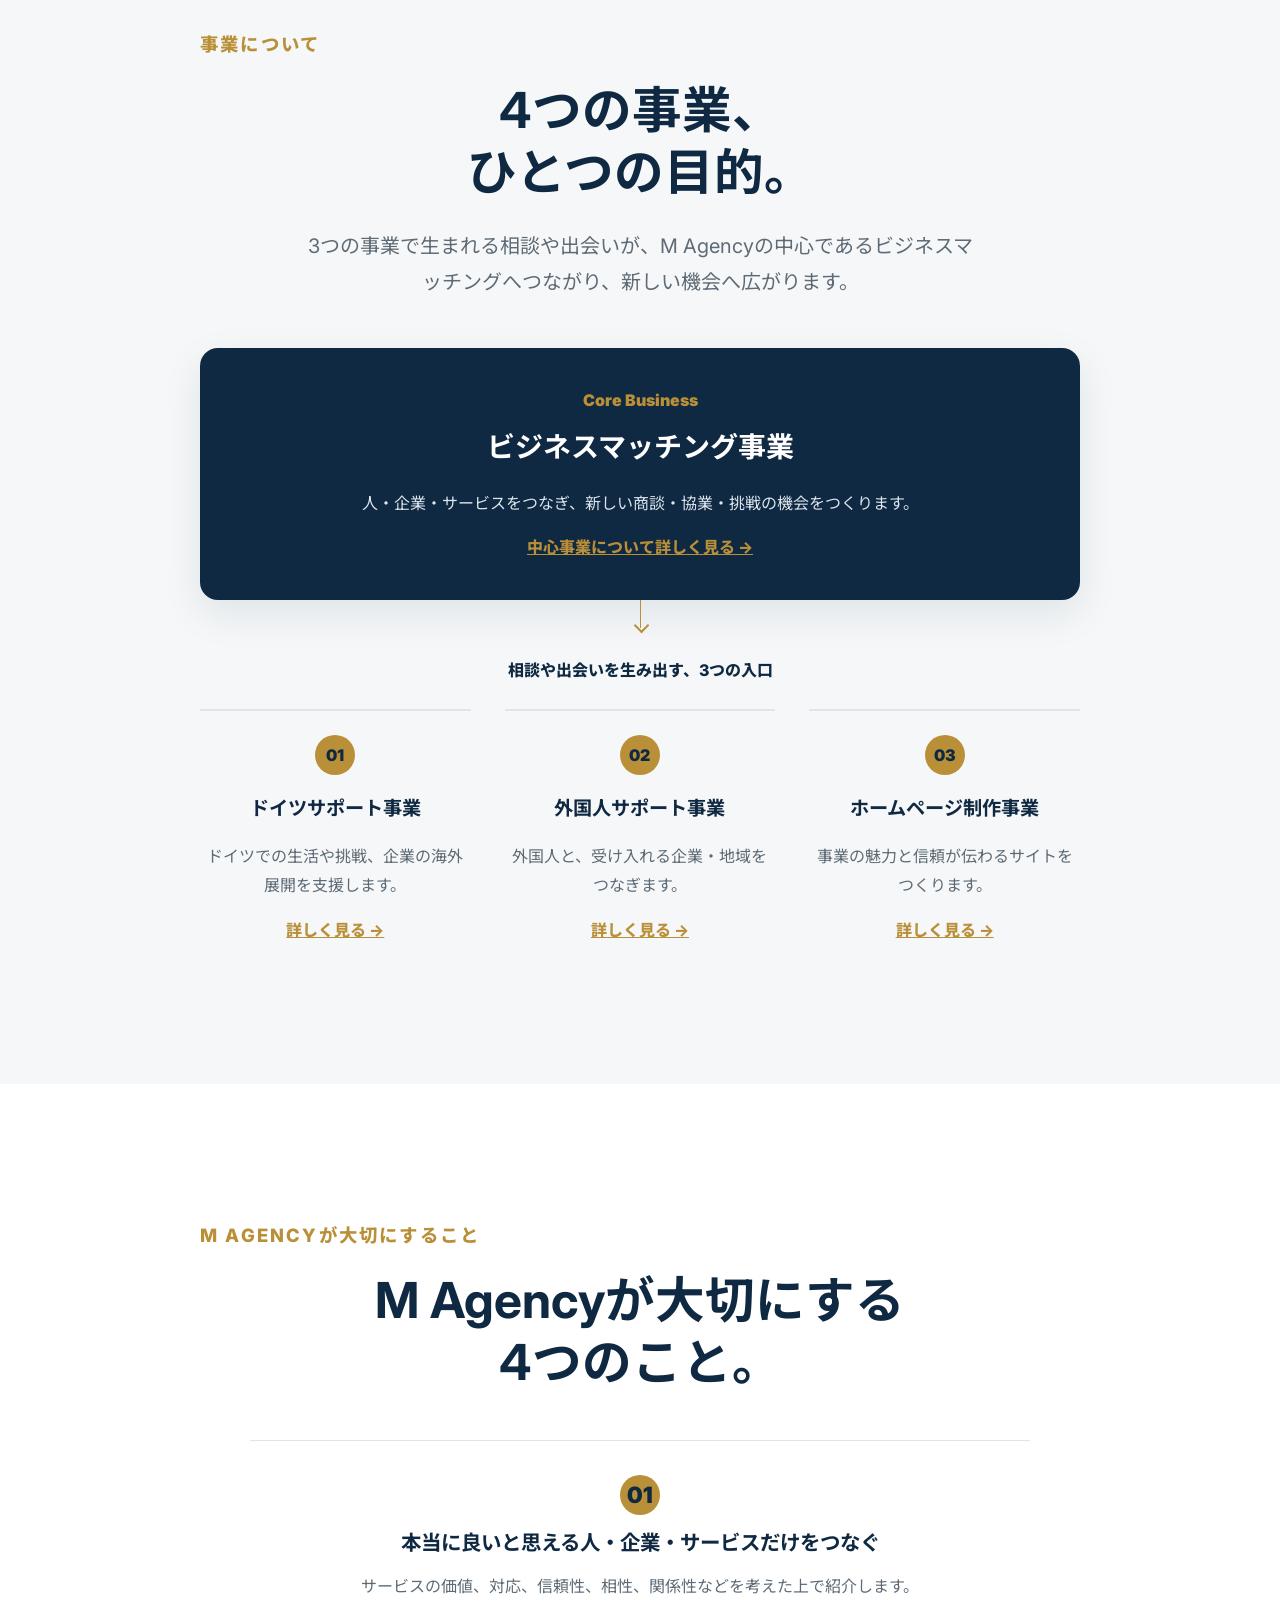
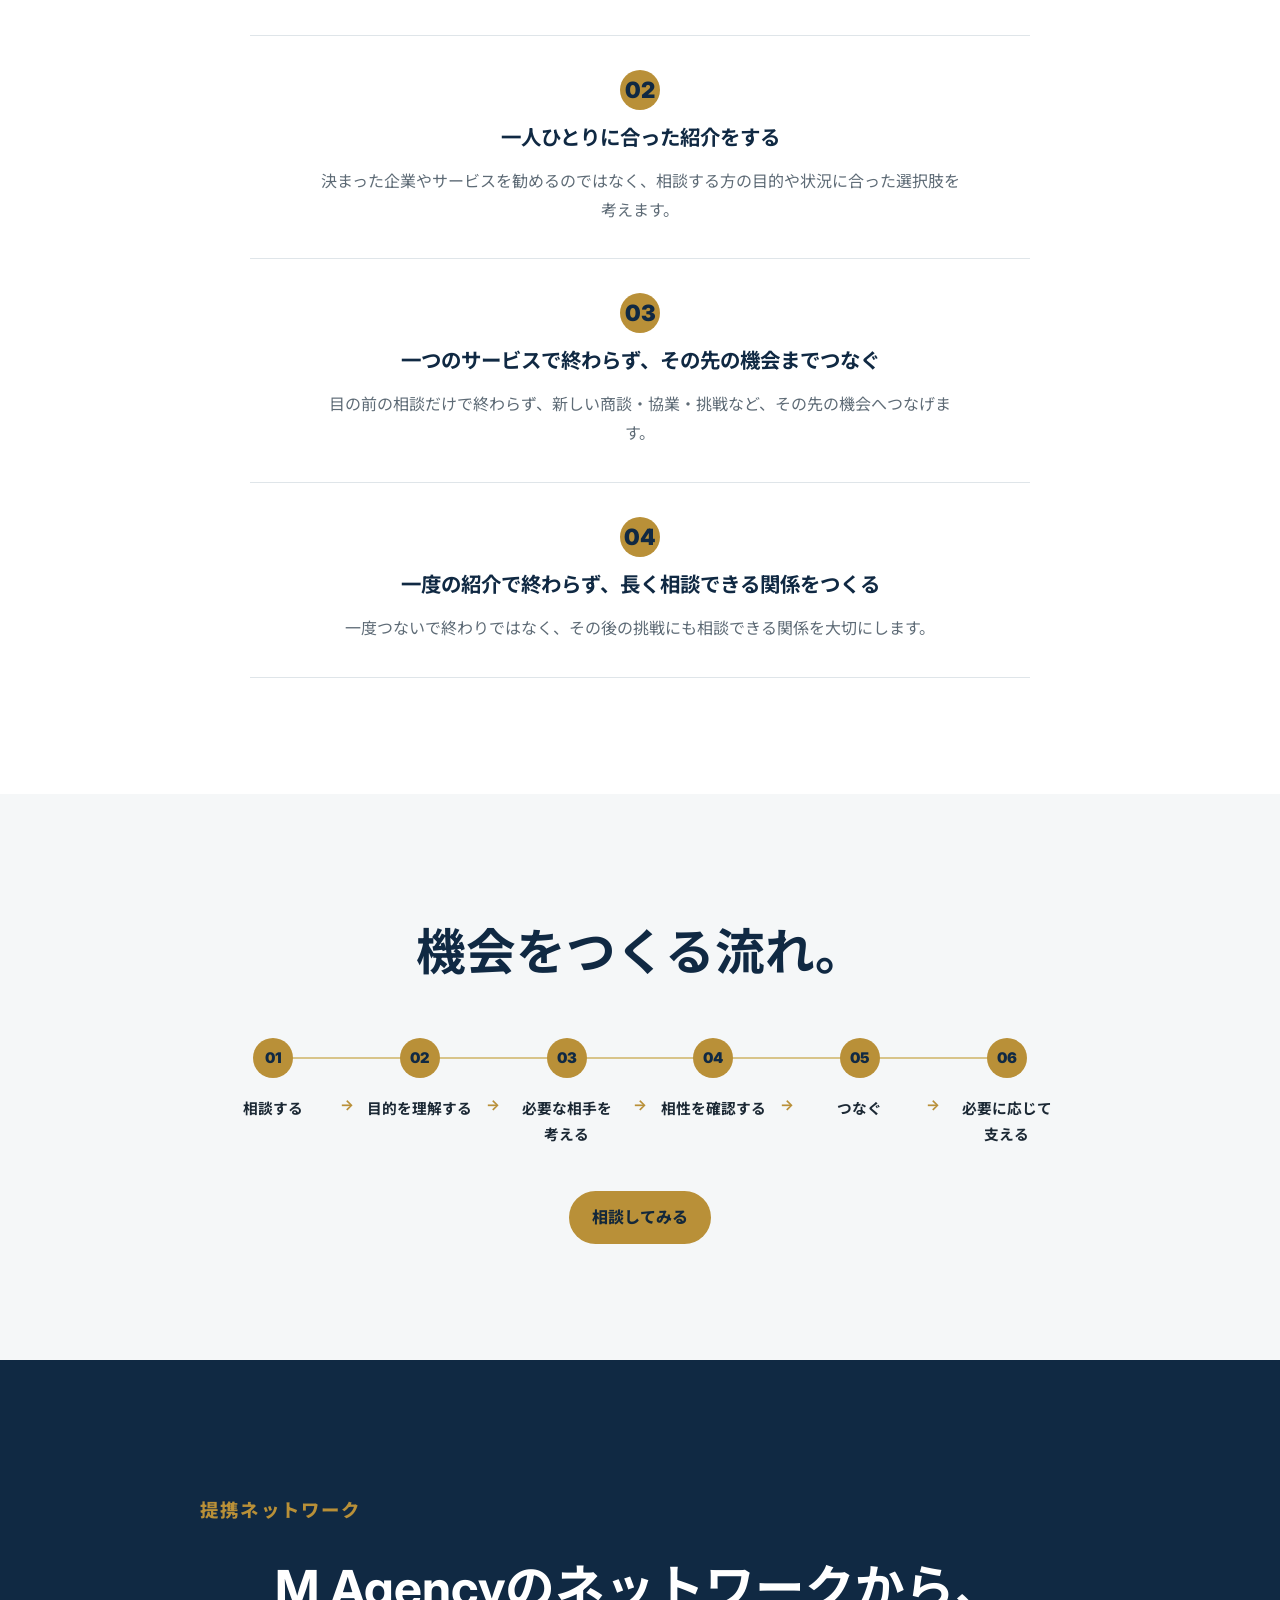
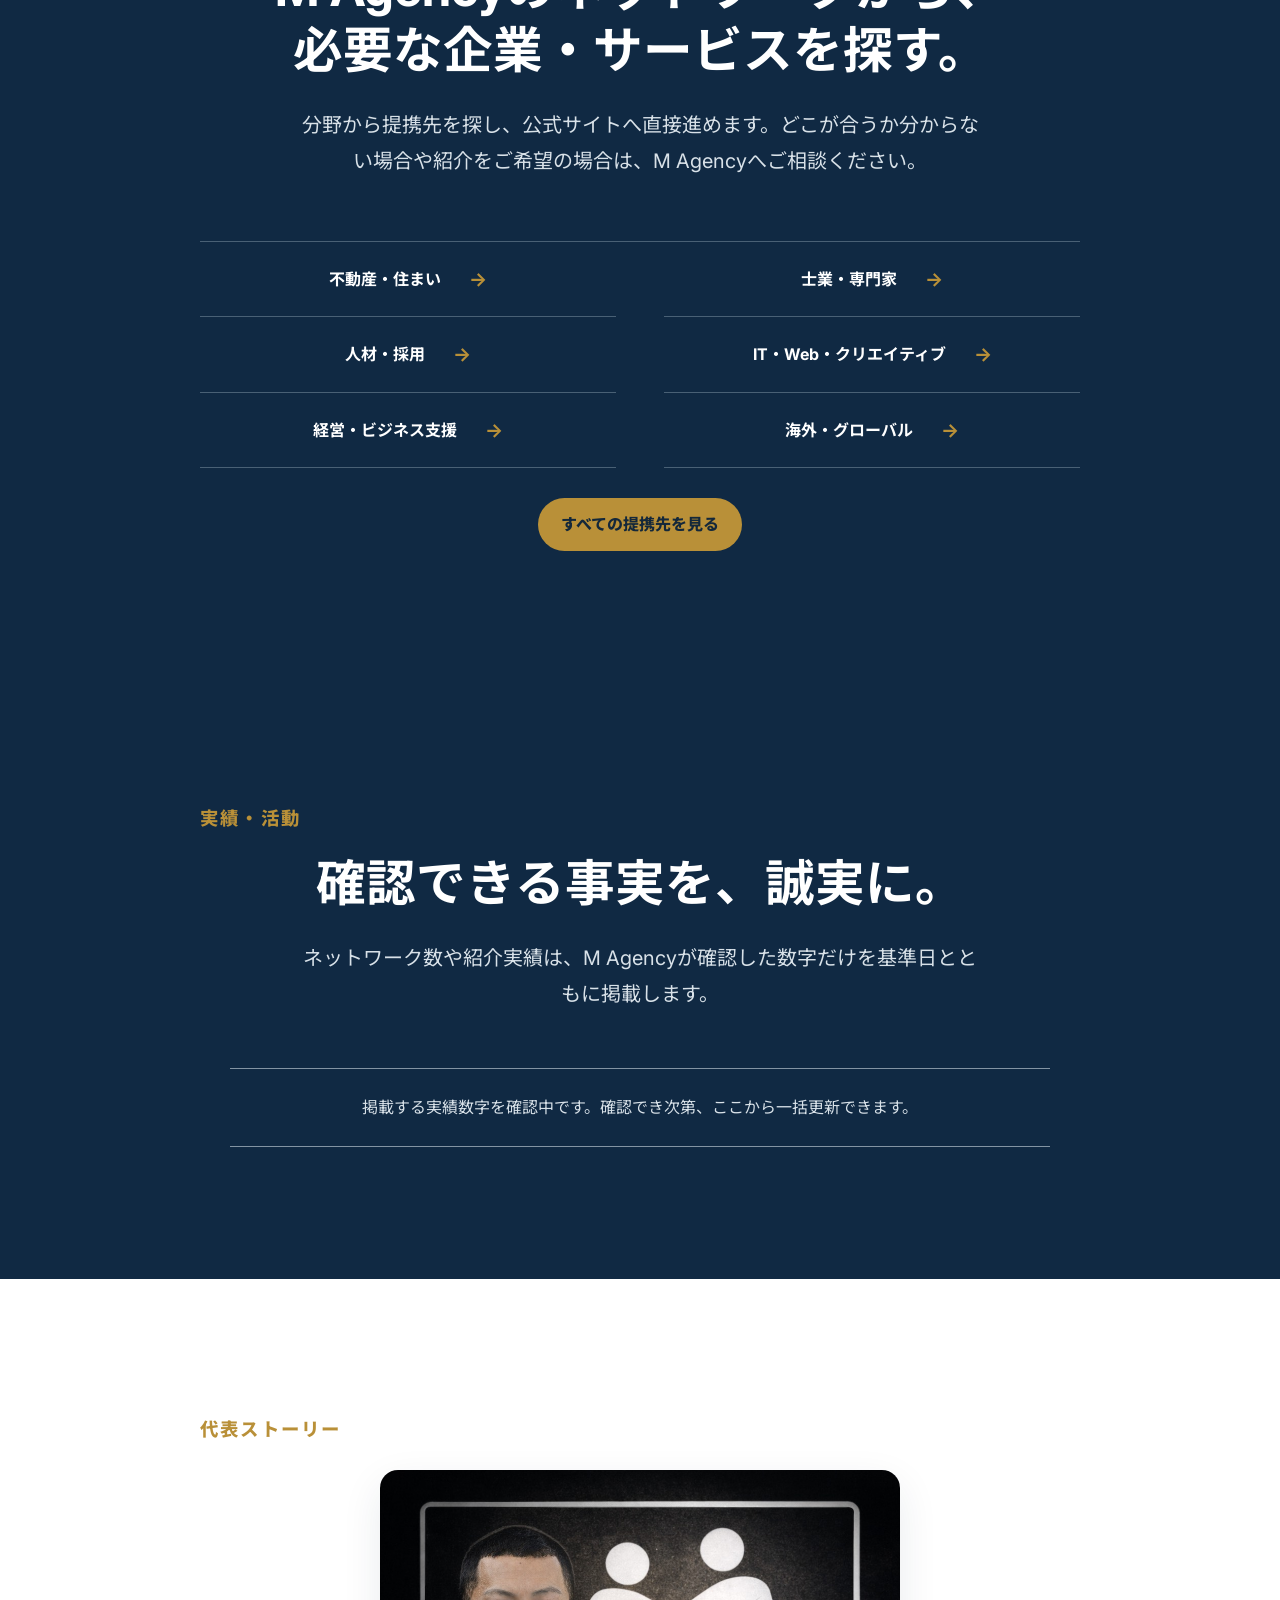
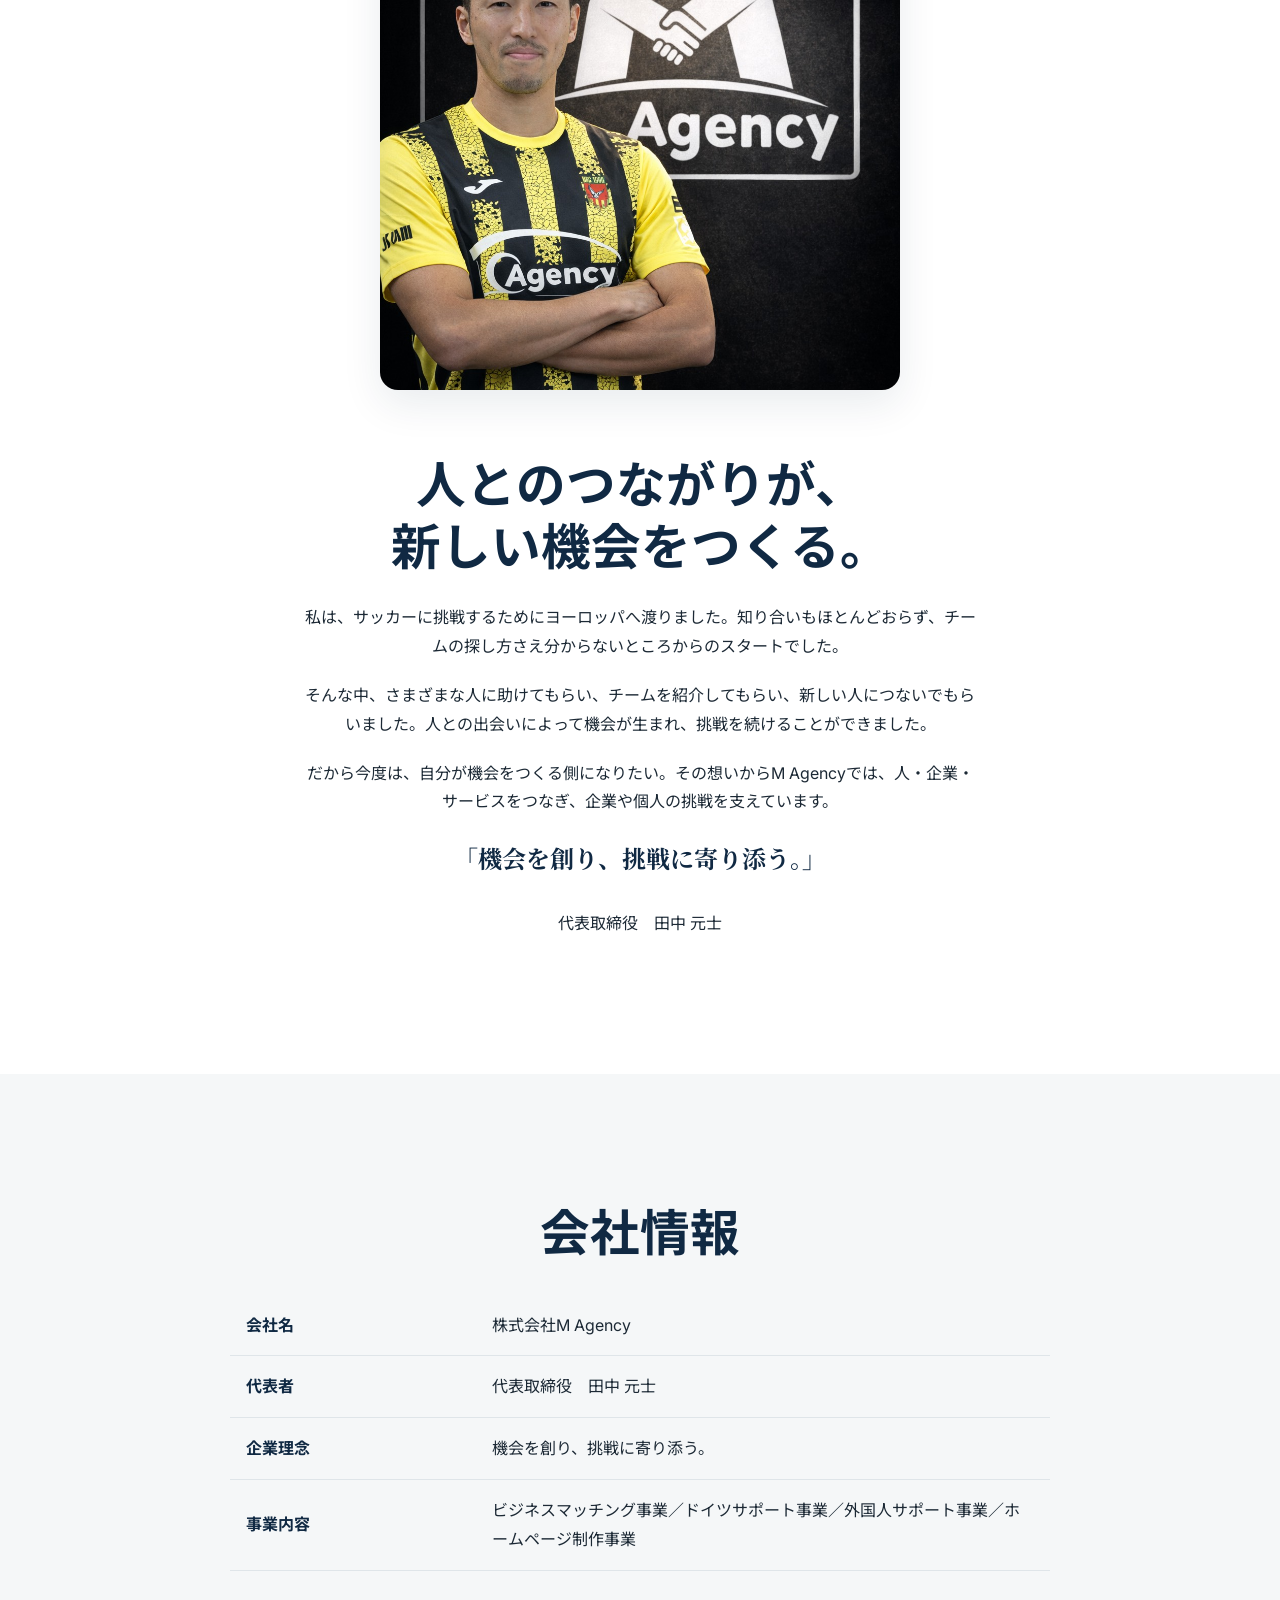
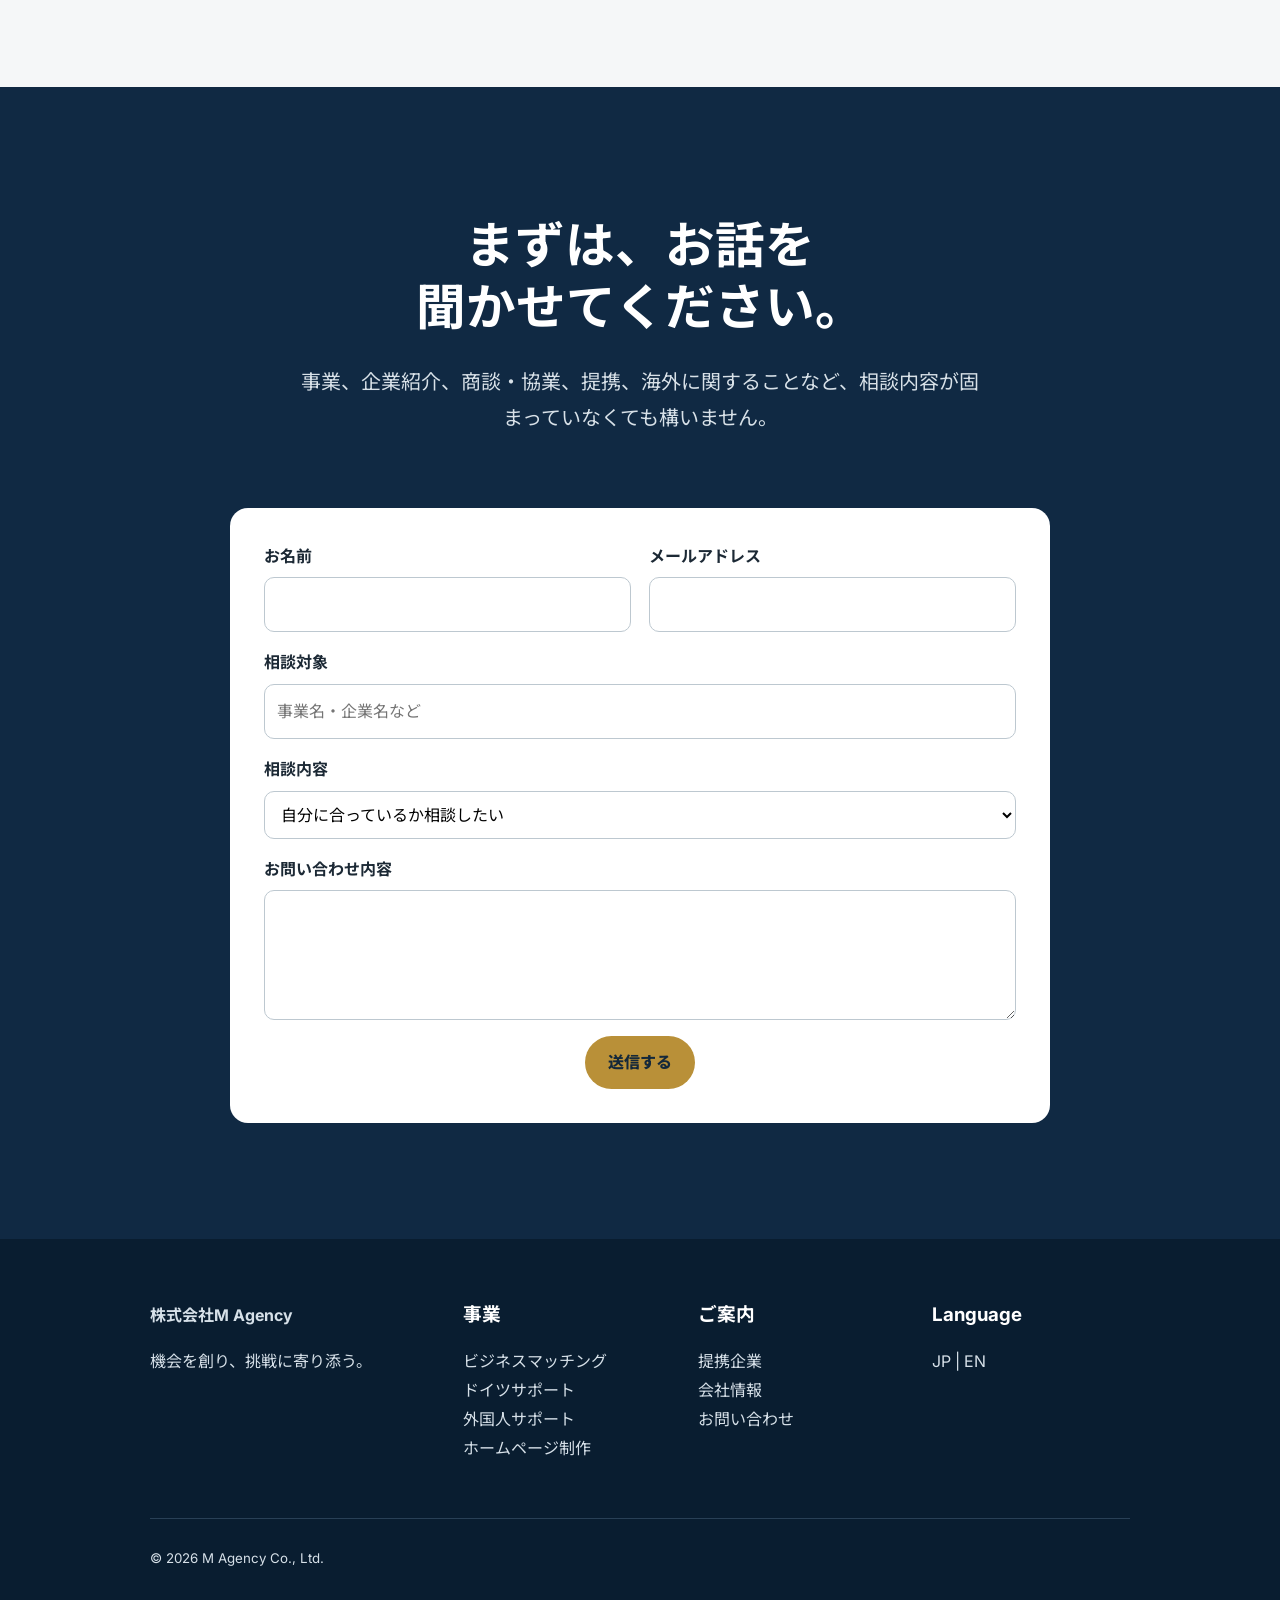
<file: ja/index.html>
<!doctype html><html lang="ja"><head><meta charset="utf-8"><meta name="viewport" content="width=device-width,initial-scale=1"><title>M Agency｜機会を創り、挑戦に寄り添う。</title><meta name="description" content="M Agencyは、ビジネスマッチングを中心に、人・企業・サービス、日本と世界をつなぎ、新しい機会をつくる会社です。"><link rel="preconnect" href="https://fonts.googleapis.com"><link rel="preconnect" href="https://fonts.gstatic.com" crossorigin><link href="https://fonts.googleapis.com/css2?family=Inter:wght@400;600;700;800&family=Noto+Sans+JP:wght@400;500;700;900&family=Noto+Serif+JP:wght@700&display=swap" rel="stylesheet"><link rel="stylesheet" href="/styles.css"></head>
<body><a class="skip-link" href="#main">本文へ移動</a>
<header class="site-header"><div class="container header-inner"><a class="brand" href="/ja/"><img src="/assets/logo.png" alt="M Agency"><span><strong>株式会社M Agency</strong><small>機会を創り、挑戦に寄り添う。</small></span></a><button class="menu-button" data-menu-button aria-expanded="false" aria-label="メニュー">☰</button><nav class="nav" data-nav><a href="#about">私たちについて</a><a href="#services">事業</a><a href="#company">会社情報</a><a href="#contact" class="header-cta">相談する</a><a class="partner-cta partner-cta-mobile" href="/ja/business-network/">提携企業をチェック</a></nav><div class="lang"><a href="/ja/" data-lang-link="ja" aria-current="true">JP</a><span>|</span><a href="/en/" data-lang-link="en">EN</a></div><a class="partner-cta partner-cta-desktop" href="/ja/business-network/">提携企業をチェック</a></div></header>
<main id="main">
<section class="hero"><div class="container hero-grid"><div class="hero-copy"><p class="eyebrow">M Agency — 機会を創る会社</p>
<h1>機会を創り、<br>挑戦に寄り添う。</h1>
<p>人・企業・サービス、日本と世界をつなぎ、一人ではたどり着けなかった新しい機会をつくる会社です。</p><div class="actions"><a class="btn btn-primary" href="/ja/business-network/">企業・サービスを探す</a><a class="btn btn-secondary" href="#contact">M Agencyに相談する</a></div></div><aside class="hero-panel"><p>ビジネスマッチングを中心に、4つの事業と国内外のネットワークを通じて、挑戦の入口からその先まで寄り添います。</p></aside></div></section>
<section class="section" id="about"><div class="container intro-grid"><p class="eyebrow section-guide">M Agencyについて</p>
<h2 class="section-title">つながりから、<br>新しい可能性を。</h2>
<div class="about-copy"><p class="lead">M Agencyは、ビジネスマッチングを中心として、人・企業・サービス、日本と世界をつなぐ会社です。</p><p>一つのサービスを売ることから考えるのではなく、相談する方の目的や状況を知り、本当に必要な選択肢を一緒に考えます。</p></div></div></section>
<section class="section section-soft" id="services"><div class="container"><p class="eyebrow section-guide">事業について</p>
<h2 class="section-title">4つの事業、<br>ひとつの目的。</h2>
<p class="lead reading">3つの事業で生まれる相談や出会いが、M Agencyの中心であるビジネスマッチングへつながり、新しい機会へ広がります。</p><div class="service-map"><article class="service-core"><span class="card-number">Core Business</span><h3>ビジネスマッチング事業</h3><p>人・企業・サービスをつなぎ、新しい商談・協業・挑戦の機会をつくります。</p><a href="/ja/services/business-matching.html">中心事業について詳しく見る →</a></article><p class="service-bridge">相談や出会いを生み出す、3つの入口</p><div class="service-entrances"><article class="service-entry"><span class="card-number">01</span><h3>ドイツサポート事業</h3><p>ドイツでの生活や挑戦、企業の海外展開を支援します。</p><a href="/ja/services/germany-support.html">詳しく見る →</a></article><article class="service-entry"><span class="card-number">02</span><h3>外国人サポート事業</h3><p>外国人と、受け入れる企業・地域をつなぎます。</p><a href="/ja/services/foreign-support.html">詳しく見る →</a></article><article class="service-entry"><span class="card-number">03</span><h3>ホームページ制作事業</h3><p>事業の魅力と信頼が伝わるサイトをつくります。</p><a href="/ja/services/web-production.html">詳しく見る →</a></article></div></div></div></section>
<section class="section" id="strengths"><div class="container"><p class="eyebrow section-guide">M Agencyが大切にすること</p>
<h2 class="section-title"><span class="title-line">M Agencyが大切にする</span><span class="title-line">4つのこと。</span></h2>
<div class="principles"><article><span>01</span><div><h3>本当に良いと思える人・企業・サービスだけをつなぐ</h3><p>サービスの価値、対応、信頼性、相性、関係性などを考えた上で紹介します。</p></div></article><article><span>02</span><div><h3>一人ひとりに合った紹介をする</h3><p>決まった企業やサービスを勧めるのではなく、相談する方の目的や状況に合った選択肢を考えます。</p></div></article><article><span>03</span><div><h3>一つのサービスで終わらず、その先の機会までつなぐ</h3><p>目の前の相談だけで終わらず、新しい商談・協業・挑戦など、その先の機会へつなげます。</p></div></article><article><span>04</span><div><h3>一度の紹介で終わらず、長く相談できる関係をつくる</h3><p>一度つないで終わりではなく、その後の挑戦にも相談できる関係を大切にします。</p></div></article></div></div></section>
<section class="section section-soft"><div class="container">
<h2 class="section-title">機会をつくる流れ。</h2>
<ol class="flow"><li>相談する</li><li>目的を理解する</li><li><span class="flow-line">必要な相手を</span><span class="flow-line">考える</span></li><li>相性を確認する</li><li>つなぐ</li><li><span class="flow-line">必要に応じて</span><span class="flow-line">支える</span></li></ol><div class="actions"><a class="btn btn-primary" href="#contact">相談してみる</a></div></div></section>
<section class="section section-dark" id="network"><div class="container network-preview"><p class="eyebrow section-guide">提携ネットワーク</p><div class="network-copy">
<h2 class="section-title"><span class="title-line">M Agencyのネットワークから、</span><span class="title-line">必要な企業・サービスを探す。</span></h2>
<p class="lead reading">分野から提携先を探し、公式サイトへ直接進めます。どこが合うか分からない場合や紹介をご希望の場合は、M Agencyへご相談ください。</p></div><nav class="network-categories" aria-label="主要カテゴリー"><a href="/ja/business-network/?category=real-estate">不動産・住まい <span>→</span></a><a href="/ja/business-network/?category=professionals">士業・専門家 <span>→</span></a><a href="/ja/business-network/?category=human-resources">人材・採用 <span>→</span></a><a href="/ja/business-network/?category=it-creative">IT・Web・クリエイティブ <span>→</span></a><a href="/ja/business-network/?category=business-support">経営・ビジネス支援 <span>→</span></a><a href="/ja/business-network/?category=global">海外・グローバル <span>→</span></a></nav><div class="actions"><a class="btn btn-primary" href="/ja/business-network/">すべての提携先を見る</a></div></div></section>
<section class="section section-dark" id="results"><div class="container"><p class="eyebrow section-guide">実績・活動</p>
<h2 class="section-title">確認できる事実を、誠実に。</h2>
<p class="lead reading">ネットワーク数や紹介実績は、M Agencyが確認した数字だけを基準日とともに掲載します。</p><div class="metrics" data-metrics data-empty="掲載する実績数字を確認中です。確認でき次第、ここから一括更新できます。"></div></div></section>
<section class="section" id="story"><div class="container story-grid"><div class="story-media"><p class="eyebrow section-guide">代表ストーリー</p><div class="feature-photo"><img src="/assets/ceo-optimized.jpg" alt="代表取締役 田中 元士" loading="lazy"></div></div><div class="story-copy">
<h2 class="section-title"><span class="title-line">人とのつながりが、</span><span class="title-line">新しい機会をつくる。</span></h2>
<p>私は、サッカーに挑戦するためにヨーロッパへ渡りました。知り合いもほとんどおらず、チームの探し方さえ分からないところからのスタートでした。</p><p>そんな中、さまざまな人に助けてもらい、チームを紹介してもらい、新しい人につないでもらいました。人との出会いによって機会が生まれ、挑戦を続けることができました。</p><p>だから今度は、自分が機会をつくる側になりたい。その想いからM Agencyでは、人・企業・サービスをつなぎ、企業や個人の挑戦を支えています。</p><p class="quote">「機会を創り、挑戦に寄り添う。」</p><p>代表取締役　田中 元士</p></div></div></section>
<section class="section section-soft" id="company"><div class="container">
<h2 class="section-title">会社情報</h2>
<table class="company-table"><tr><th>会社名</th><td>株式会社M Agency</td></tr><tr><th>代表者</th><td>代表取締役　田中 元士</td></tr><tr><th>企業理念</th><td>機会を創り、挑戦に寄り添う。</td></tr><tr><th>事業内容</th><td>ビジネスマッチング事業／ドイツサポート事業／外国人サポート事業／ホームページ制作事業</td></tr></table></div></section>
<section class="section section-dark" id="contact"><div class="container contact-grid"><div>
<h2 class="section-title">まずは、お話を聞かせてください。</h2>
<p class="lead">事業、企業紹介、商談・協業、提携、海外に関することなど、相談内容が固まっていなくても構いません。</p></div><form class="contact-form" data-contact-form action="/contact.php" method="post"><input type="hidden" name="lang" value="ja"><input type="hidden" name="started_at" value=""><div class="honeypot" aria-hidden="true"><label for="website">ウェブサイト</label><input id="website" name="website" type="text" tabindex="-1" autocomplete="off"></div><div class="field-row"><div class="field"><label for="name">お名前</label><input id="name" name="name" maxlength="100" autocomplete="name" required></div><div class="field"><label for="email">メールアドレス</label><input id="email" name="email" type="email" maxlength="254" autocomplete="email" required></div></div><div class="field"><label for="subject">相談対象</label><input id="subject" name="subject" maxlength="200" placeholder="事業名・企業名など"></div><div class="field"><label for="type">相談内容</label><select id="type" name="type"><option>自分に合っているか相談したい</option><option>紹介してほしい</option><option>詳しく話を聞きたい</option><option>提携・協業について相談したい</option><option>その他</option></select></div><div class="field"><label for="message">お問い合わせ内容</label><textarea id="message" name="message" maxlength="5000" required></textarea></div><button class="btn btn-primary" type="submit">送信する</button><p class="form-note" data-form-notice role="status" aria-live="polite" tabindex="-1" hidden></p></form></div></section>
</main>
<footer class="site-footer"><div class="container footer-grid"><div class="footer-brand-column"><div class="footer-brand-heading"><strong>株式会社M Agency</strong></div><p>機会を創り、挑戦に寄り添う。</p></div><div><h3>事業</h3><ul><li><a href="/ja/services/business-matching.html">ビジネスマッチング</a></li><li><a href="/ja/services/germany-support.html">ドイツサポート</a></li><li><a href="/ja/services/foreign-support.html">外国人サポート</a></li><li><a href="/ja/services/web-production.html">ホームページ制作</a></li></ul></div><div><h3>ご案内</h3><ul><li><a href="/ja/business-network/">提携企業</a></li><li><a href="#company">会社情報</a></li><li><a href="#contact">お問い合わせ</a></li></ul></div><div><h3>Language</h3><p><a href="/ja/" data-lang-link="ja">JP</a> | <a href="/en/" data-lang-link="en">EN</a></p></div></div><div class="container footer-bottom"><small>© <span data-year></span> M Agency Co., Ltd.</small></div></footer>
<script src="/data/partners.js"></script><script src="/data/metrics.js"></script><script src="/script.js"></script></body></html>
</file>
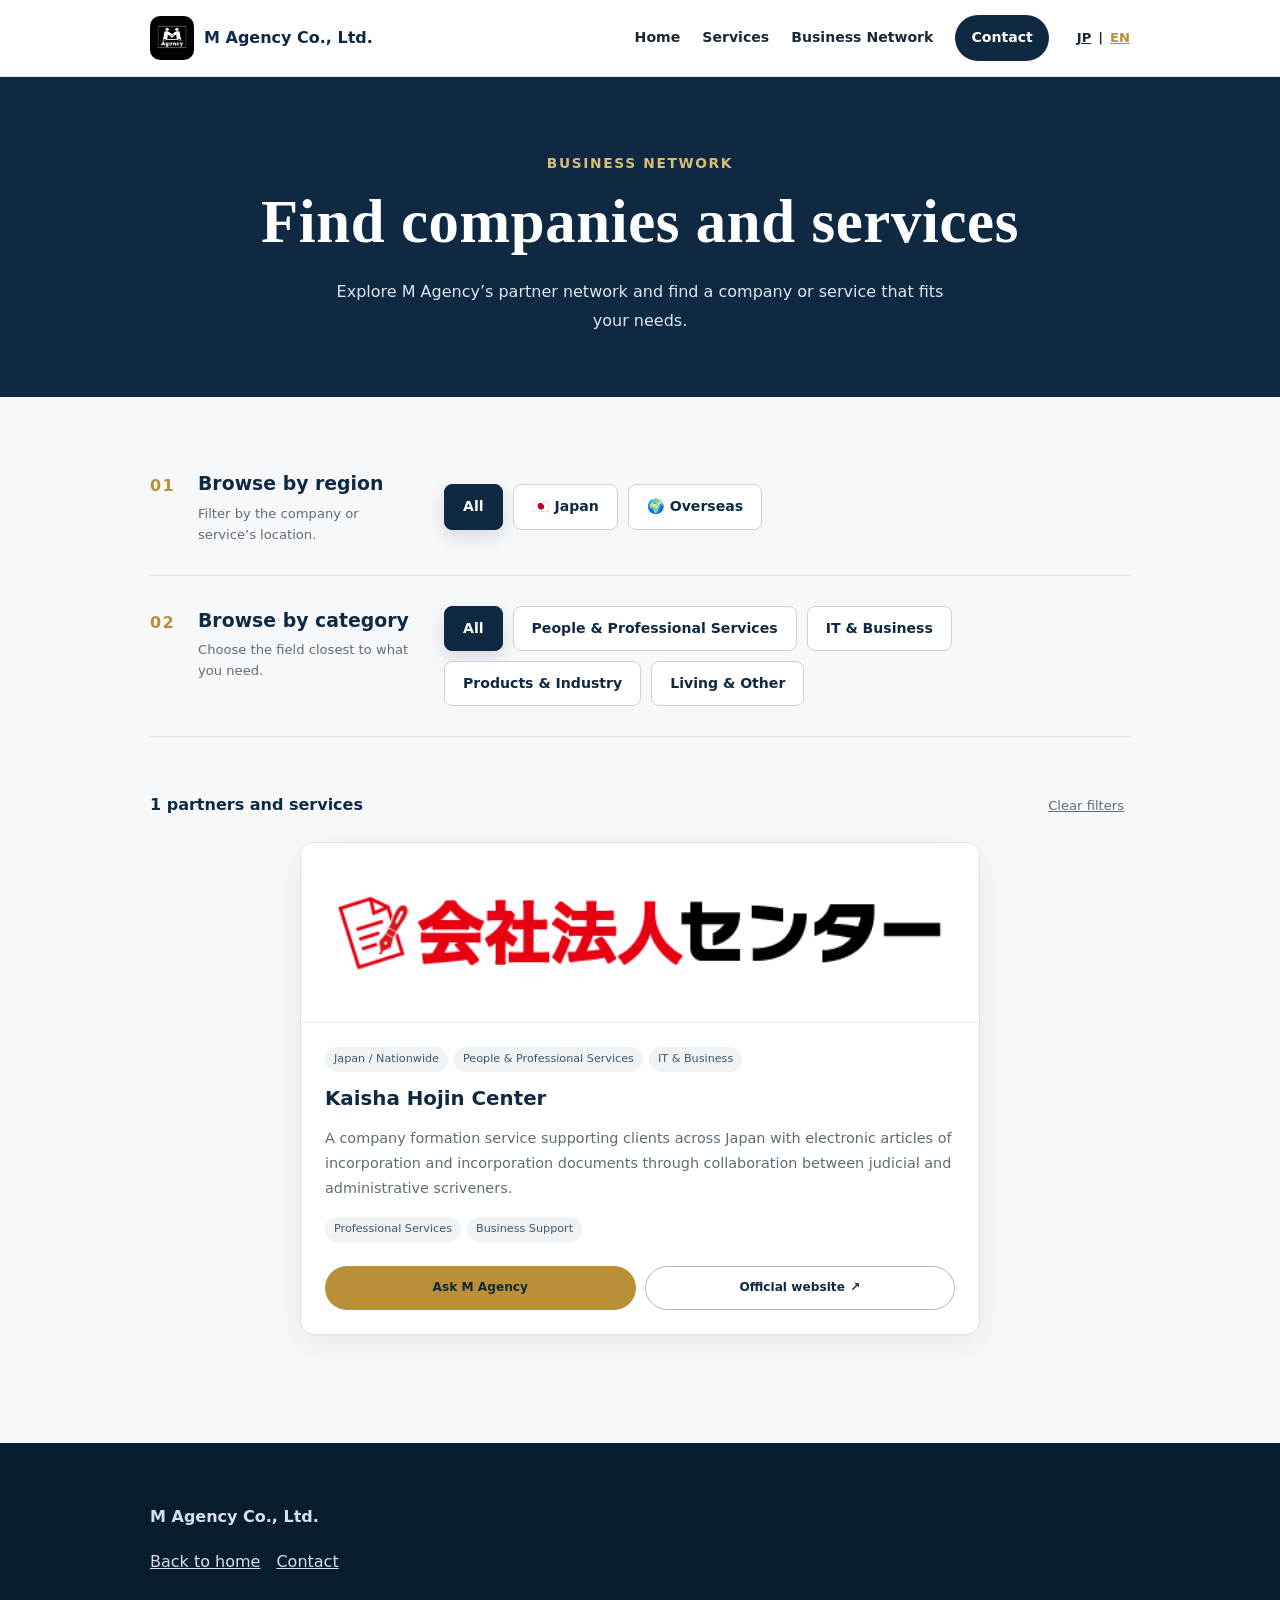
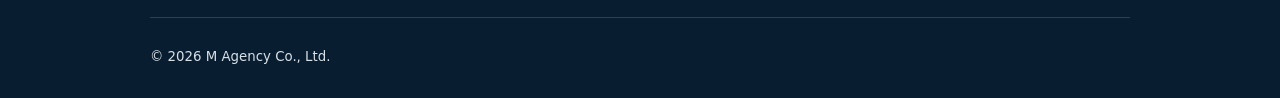
<file: en/business-network/index.html>
<!doctype html>
<html lang="en"><head><meta charset="utf-8"><meta name="viewport" content="width=device-width,initial-scale=1"><title>Business Network | M Agency</title><meta name="description" content="Find M Agency partner companies and services by region and category."><link rel="stylesheet" href="/styles.css?v=20261014-3"></head><body>
<header class="site-header"><div class="container header-inner"><a class="brand" href="/en/"><img src="/assets/logo.png" alt="M Agency"><strong>M Agency Co., Ltd.</strong></a><button class="menu-button" data-menu-button aria-expanded="false" aria-label="Menu">☰</button><nav class="nav" data-nav><a href="/en/">Home</a><a href="/en/#services">Services</a><a href="/en/business-network/">Business Network</a><a class="header-cta" href="/en/#contact">Contact</a></nav><div class="lang"><a href="/ja/business-network/" data-lang-link="ja">JP</a><span>|</span><a href="/en/business-network/" aria-current="true" data-lang-link="en">EN</a></div></div></header>
<main class="business-network-page"><section class="network-hero"><div class="container"><p class="eyebrow">Business Network</p><h1>Find companies and services</h1><p>Explore M Agency’s partner network and find a company or service that fits your needs.</p></div></section><section class="network-directory"><div class="container"><div class="network-filter-group"><div class="network-filter-heading"><p class="network-filter-number">01</p><div><h2>Browse by region</h2><p>Filter by the company or service’s location.</p></div></div><div class="network-tools" data-region-filters aria-label="Filter by region"></div></div><div class="network-filter-group"><div class="network-filter-heading"><p class="network-filter-number">02</p><div><h2>Browse by category</h2><p>Choose the field closest to what you need.</p></div></div><div class="network-tools" data-category-filters aria-label="Filter by category"></div></div><div class="network-results-head"><p><span data-result-count>0</span> partners and services</p><button type="button" data-clear-filters>Clear filters</button></div><div class="partner-grid" data-partner-grid aria-live="polite"></div></div></section></main>
<footer class="site-footer"><div class="container"><strong>M Agency Co., Ltd.</strong><p><a href="/en/">Back to home</a>　<a href="/en/#contact">Contact</a></p><div class="footer-bottom"><small>© <span data-year></span> M Agency Co., Ltd.</small></div></div></footer><script src="/data/partners.js?v=20261014-2"></script><script src="/script.js"></script><script src="/network.js?v=20261014-2"></script></body></html>
</file>
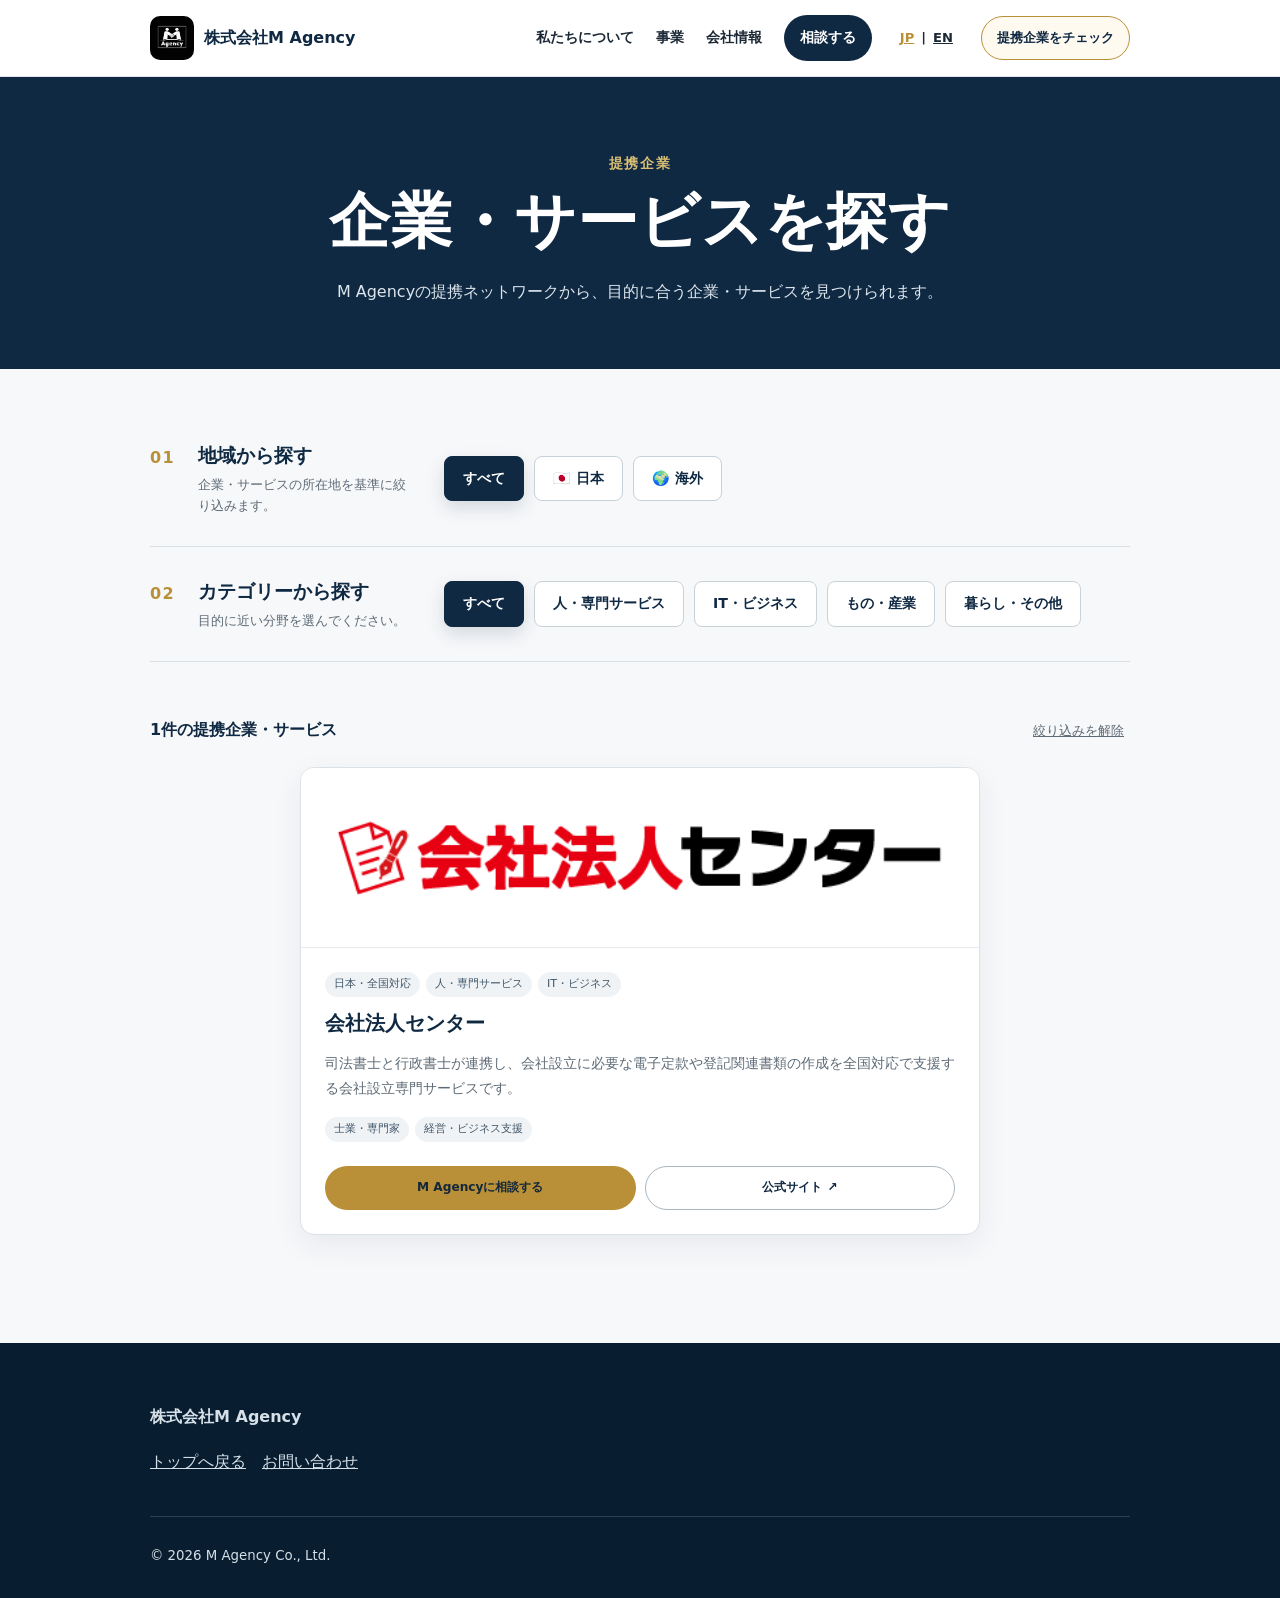
<file: ja/business-network/index.html>
<!doctype html>
<html lang="ja"><head><meta charset="utf-8"><meta name="viewport" content="width=device-width,initial-scale=1"><title>提携企業｜M Agency</title><meta name="description" content="M Agencyの提携企業・サービスを地域とカテゴリーから探せます。"><link rel="stylesheet" href="/styles.css?v=20261014-3"></head><body>
<header class="site-header"><div class="container header-inner"><a class="brand" href="/ja/"><img src="/assets/logo.png" alt="M Agency"><strong>株式会社M Agency</strong></a><button class="menu-button" data-menu-button aria-expanded="false" aria-label="メニュー">☰</button><nav class="nav" data-nav><a href="/ja/#about">私たちについて</a><a href="/ja/#services">事業</a><a href="/ja/#company">会社情報</a><a class="header-cta" href="/ja/#contact">相談する</a><a class="partner-cta partner-cta-mobile" href="/ja/business-network/" aria-current="page">提携企業をチェック</a></nav><div class="lang"><a href="/ja/business-network/" aria-current="true" data-lang-link="ja">JP</a><span>|</span><a href="/en/business-network/" data-lang-link="en">EN</a></div><a class="partner-cta partner-cta-desktop" href="/ja/business-network/" aria-current="page">提携企業をチェック</a></div></header>
<main class="business-network-page"><section class="network-hero"><div class="container"><p class="eyebrow">提携企業</p><h1>企業・サービスを探す</h1><p>M Agencyの提携ネットワークから、目的に合う企業・サービスを見つけられます。</p></div></section><section class="network-directory"><div class="container"><div class="network-filter-group"><div class="network-filter-heading"><p class="network-filter-number">01</p><div><h2>地域から探す</h2><p>企業・サービスの所在地を基準に絞り込みます。</p></div></div><div class="network-tools" data-region-filters aria-label="地域から絞り込む"></div></div><div class="network-filter-group"><div class="network-filter-heading"><p class="network-filter-number">02</p><div><h2>カテゴリーから探す</h2><p>目的に近い分野を選んでください。</p></div></div><div class="network-tools" data-category-filters aria-label="カテゴリーから絞り込む"></div></div><div class="network-results-head"><p><span data-result-count>0</span>件の提携企業・サービス</p><button type="button" data-clear-filters>絞り込みを解除</button></div><div class="partner-grid" data-partner-grid aria-live="polite"></div></div></section></main>
<footer class="site-footer"><div class="container"><strong>株式会社M Agency</strong><p><a href="/ja/">トップへ戻る</a>　<a href="/ja/#contact">お問い合わせ</a></p><div class="footer-bottom"><small>© <span data-year></span> M Agency Co., Ltd.</small></div></div></footer><script src="/data/partners.js?v=20261014-2"></script><script src="/script.js"></script><script src="/network.js?v=20261014-2"></script></body></html>
</file>
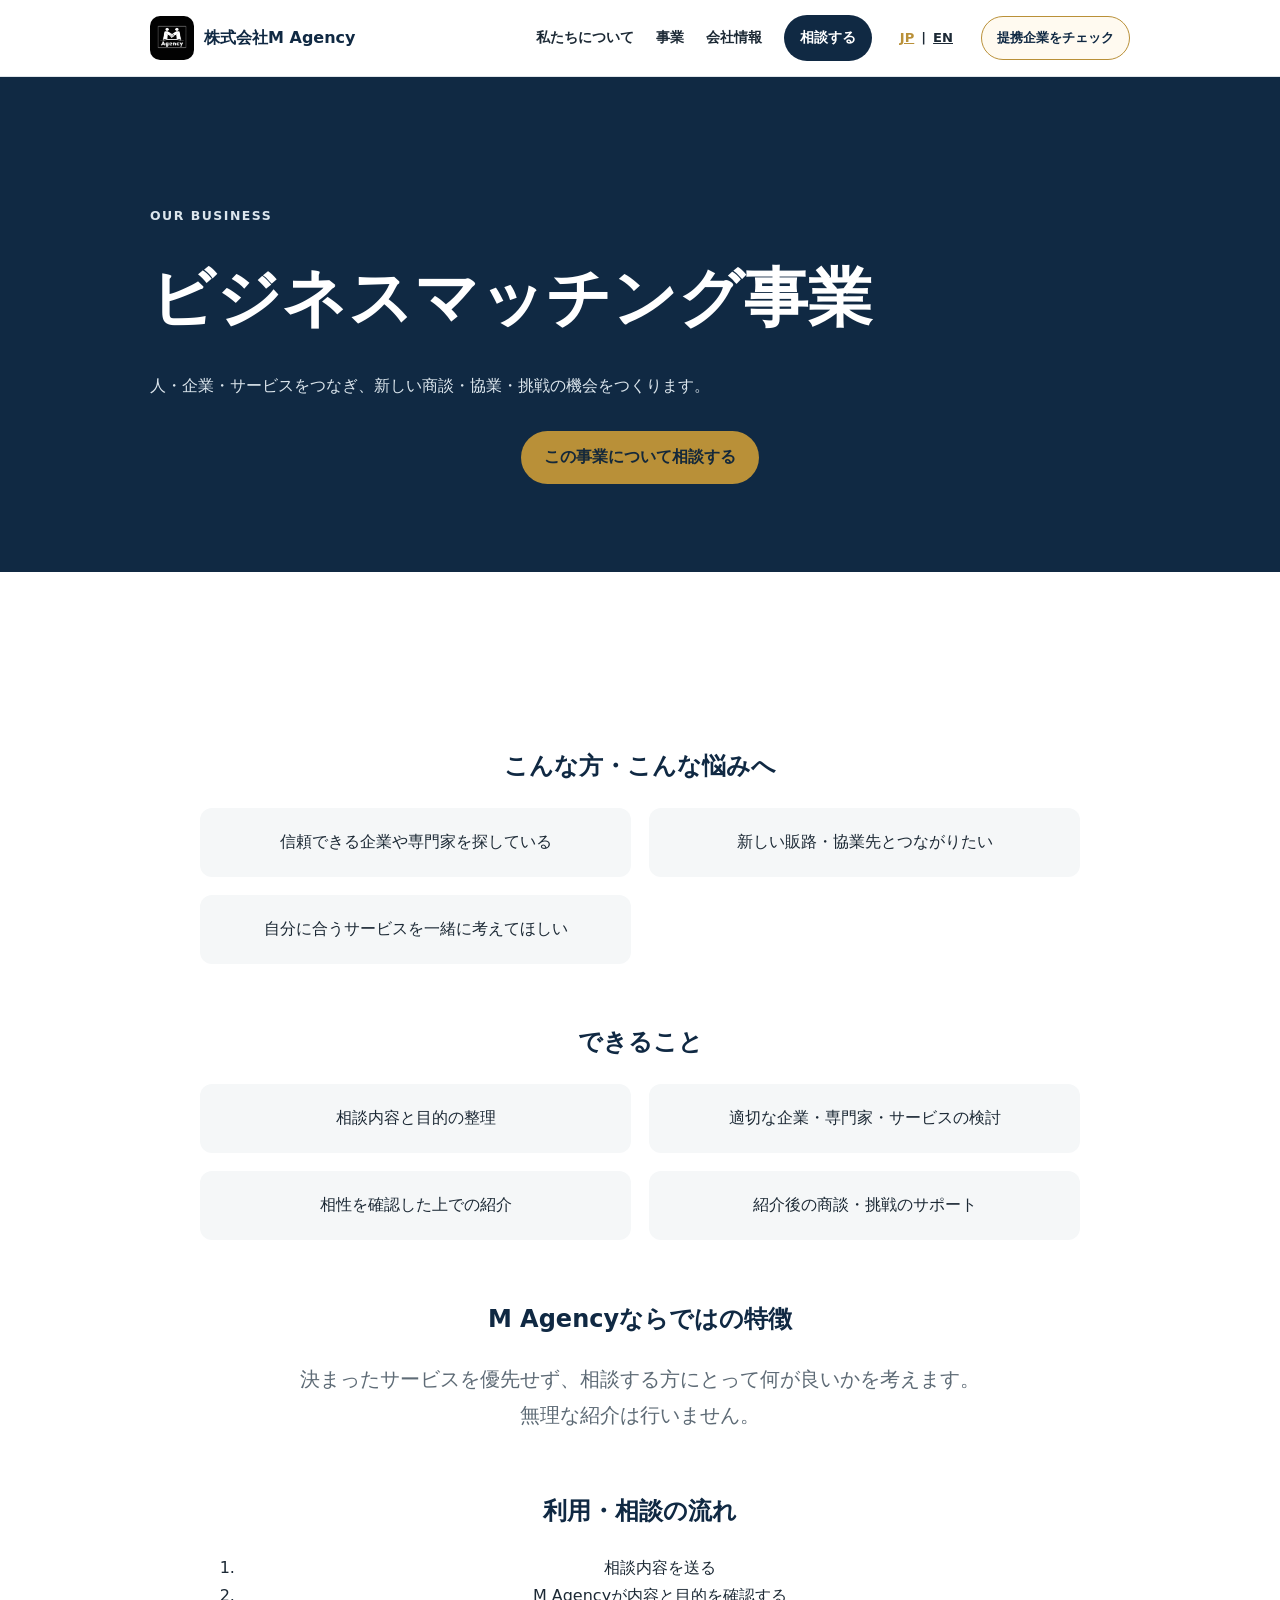
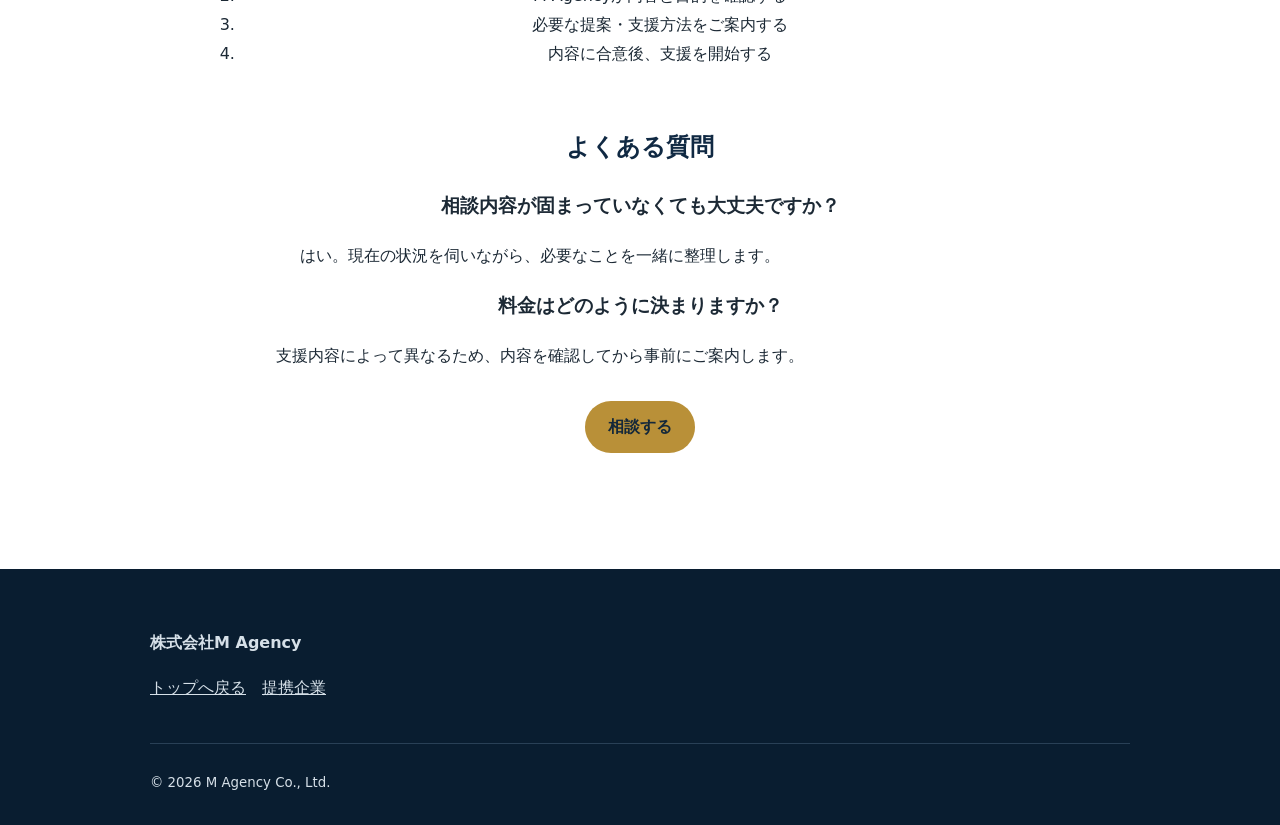
<file: service-human.html>
<!doctype html><html lang="ja"><head><meta charset="utf-8"><meta name="viewport" content="width=device-width,initial-scale=1"><meta http-equiv="refresh" content="0;url=/ja/services/business-matching.html"><title>ページ移動｜M Agency</title></head><body><p><a href="/ja/services/business-matching.html">ビジネスマッチング事業ページへ移動</a></p></body></html>
</file>
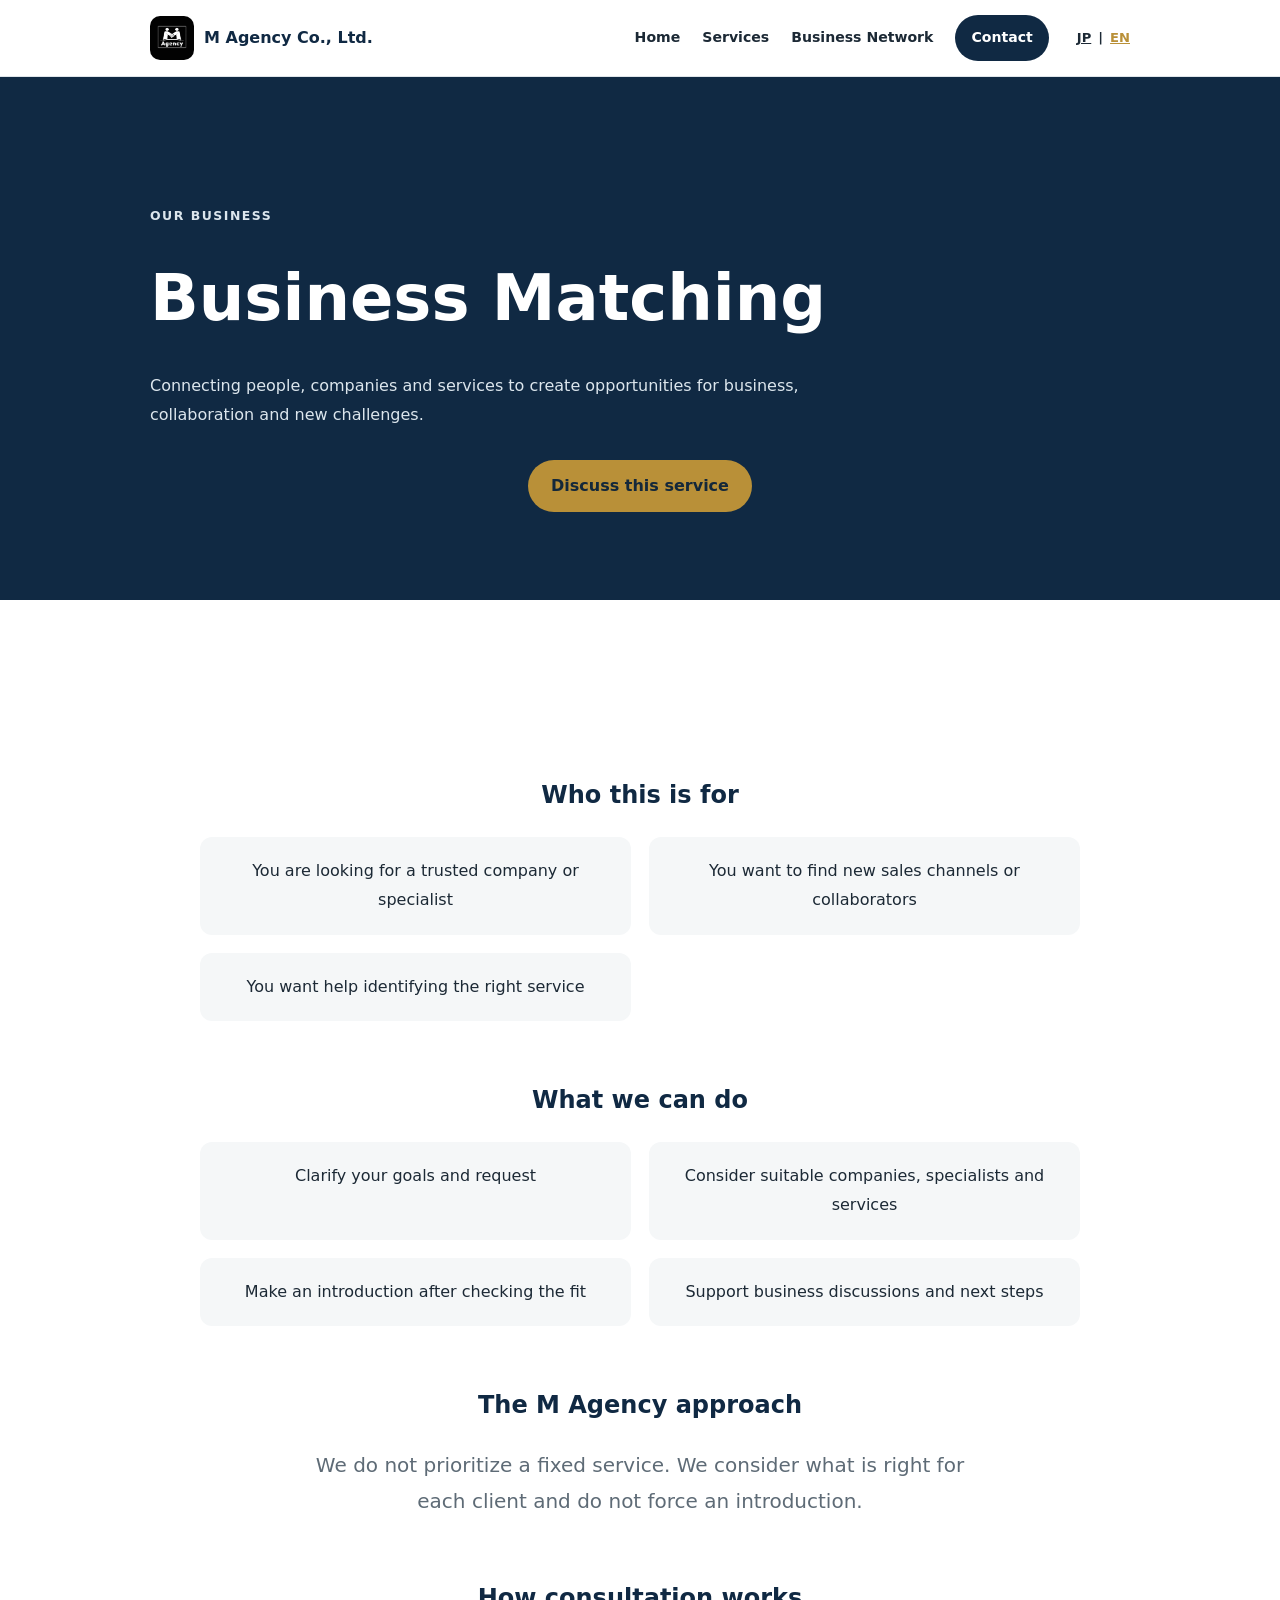
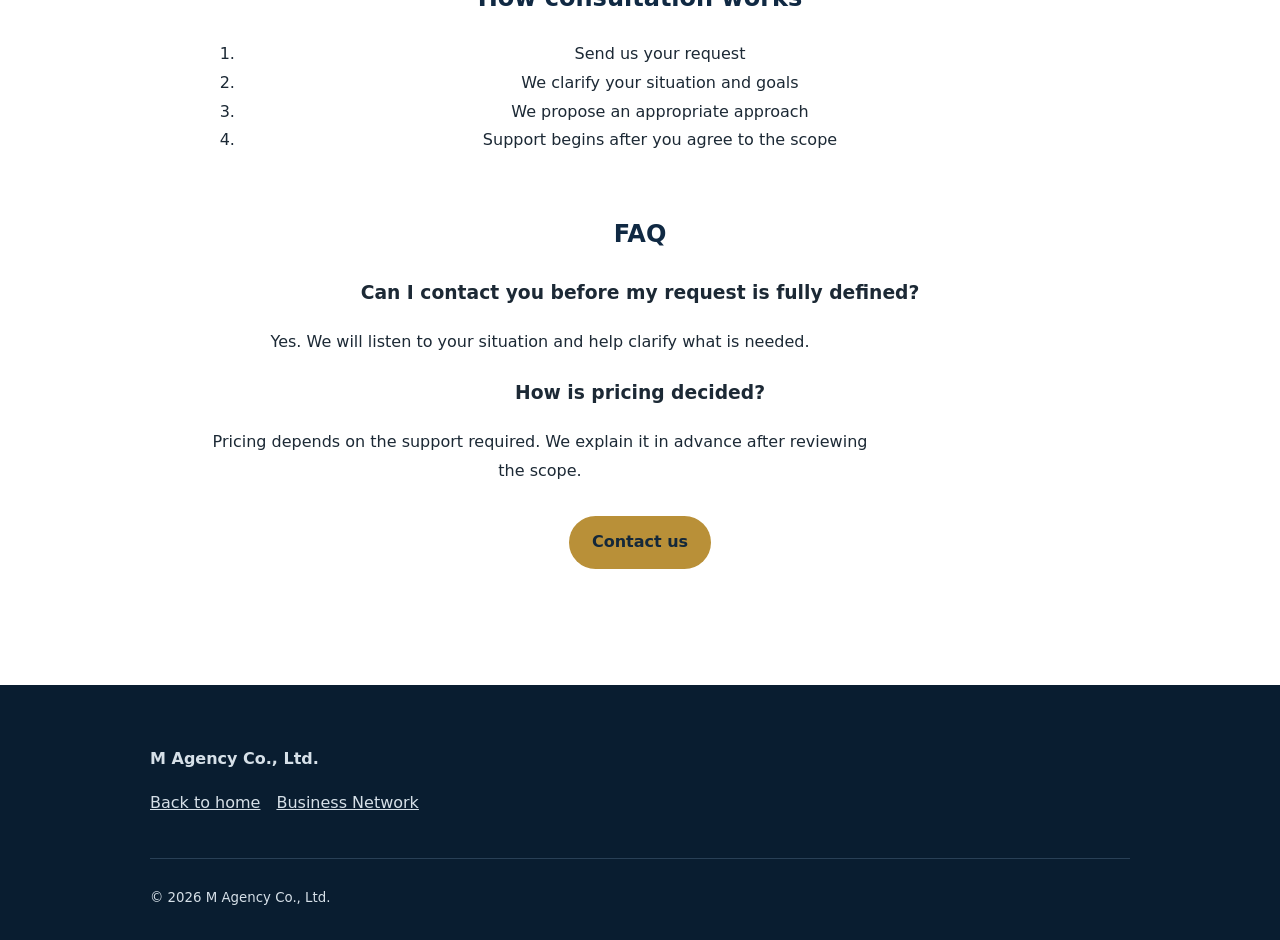
<file: en/services/business-matching.html>
<!doctype html><html lang="en"><head><meta charset="utf-8"><meta name="viewport" content="width=device-width,initial-scale=1"><title>Services | M Agency</title><meta name="description" content="Learn about M Agency services."><link rel="stylesheet" href="/styles.css"></head><body data-service="business-matching"><header class="site-header"><div class="container header-inner"><a class="brand" href="/en/"><img src="/assets/logo.png" alt="M Agency"><strong>M Agency Co., Ltd.</strong></a><button class="menu-button" data-menu-button aria-expanded="false" aria-label="Menu">☰</button><nav class="nav" data-nav><a href="/en/">Home</a><a href="/en/#services">Services</a><a href="/en/business-network/">Business Network</a><a class="header-cta" data-service-contact href="/en/#contact">Contact</a></nav><div class="lang"><a href="/ja/services/business-matching.html" data-lang-link="ja">JP</a><span>|</span><a href="/en/services/business-matching.html" aria-current="true" data-lang-link="en">EN</a></div></div></header><main><section class="page-hero"><div class="container"><p class="eyebrow">Our Business</p><h1 data-service-title></h1><p data-service-lead></p><div class="actions"><a class="btn btn-primary" data-service-contact href="/en/#contact">Discuss this service</a></div></div></section><section class="section"><div class="container prose"><h2>Who this is for</h2><ul class="bullet-grid" data-for-whom></ul><h2>What we can do</h2><ul class="bullet-grid" data-can-do></ul><h2>The M Agency approach</h2><p class="lead" data-feature></p><h2>How consultation works</h2><ol><li>Send us your request</li><li>We clarify your situation and goals</li><li>We propose an appropriate approach</li><li>Support begins after you agree to the scope</li></ol><h2>FAQ</h2><h3>Can I contact you before my request is fully defined?</h3><p>Yes. We will listen to your situation and help clarify what is needed.</p><h3>How is pricing decided?</h3><p>Pricing depends on the support required. We explain it in advance after reviewing the scope.</p><div class="actions"><a class="btn btn-primary" data-service-contact href="/en/#contact">Contact us</a></div></div></section></main><footer class="site-footer"><div class="container"><strong>M Agency Co., Ltd.</strong><p><a href="/en/">Back to home</a>　<a href="/en/business-network/">Business Network</a></p><div class="footer-bottom"><small>© <span data-year></span> M Agency Co., Ltd.</small></div></div></footer><script src="/data/services.js"></script><script src="/script.js"></script><script src="/service-page.js"></script></body></html>
</file>
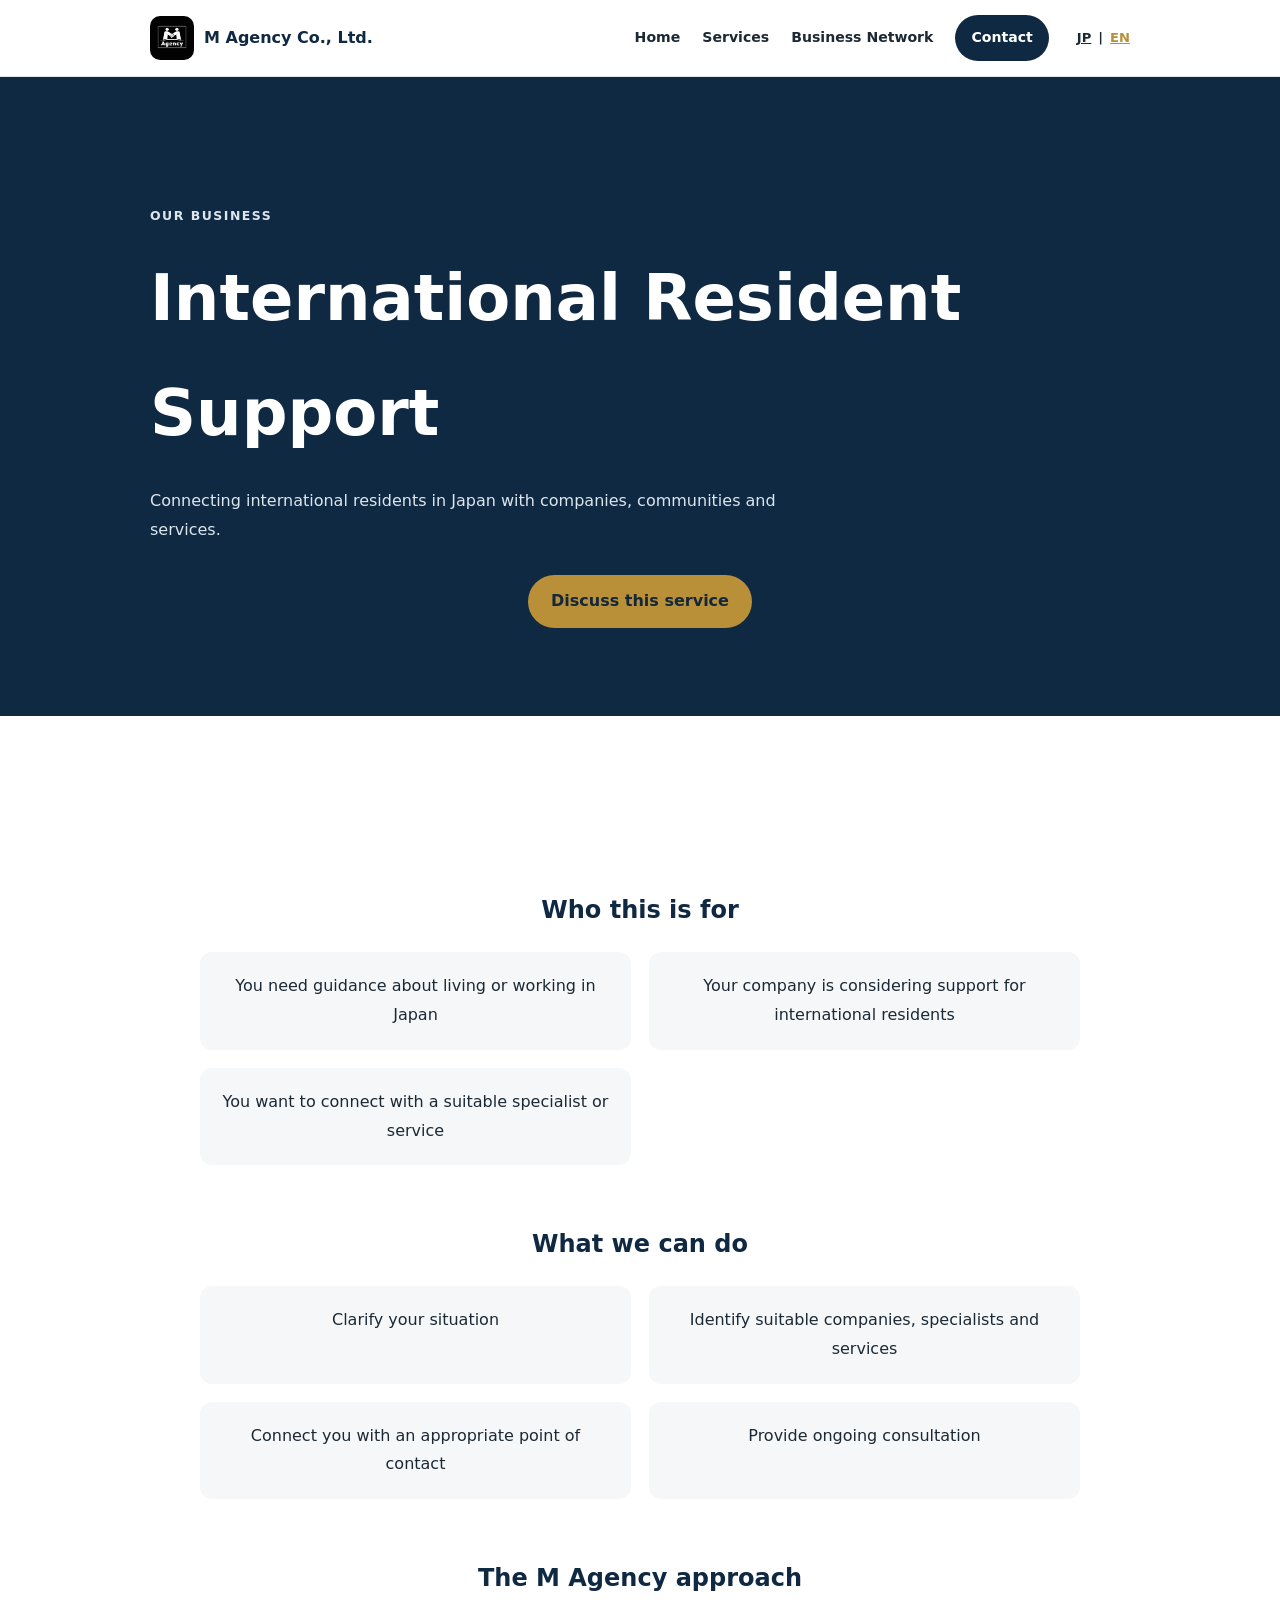
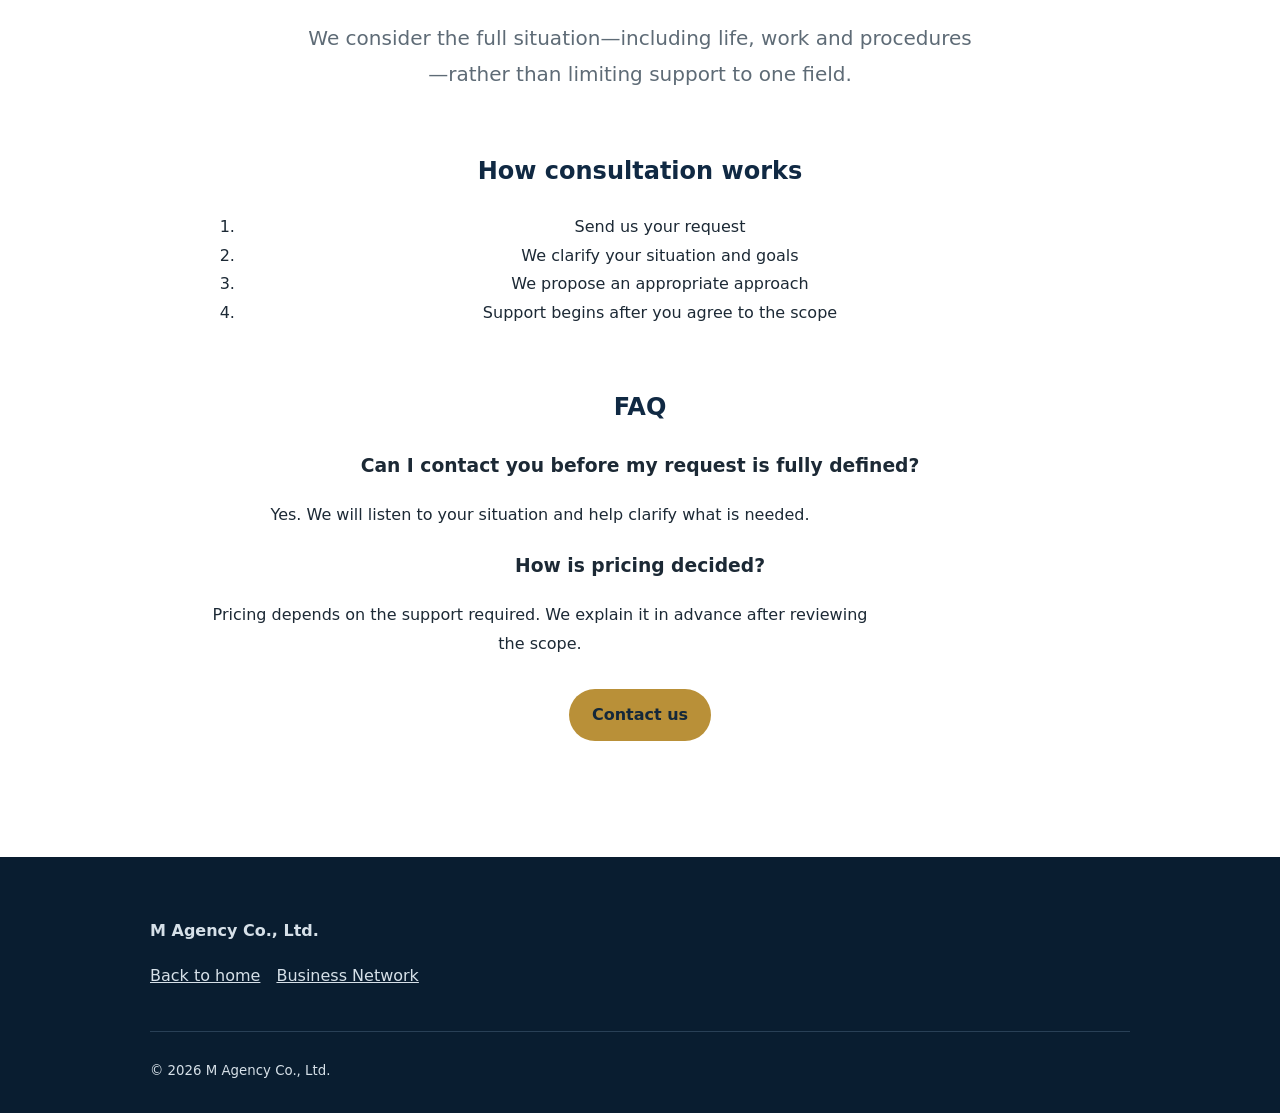
<file: en/services/foreign-support.html>
<!doctype html><html lang="en"><head><meta charset="utf-8"><meta name="viewport" content="width=device-width,initial-scale=1"><title>Services | M Agency</title><meta name="description" content="Learn about M Agency services."><link rel="stylesheet" href="/styles.css"></head><body data-service="foreign-support"><header class="site-header"><div class="container header-inner"><a class="brand" href="/en/"><img src="/assets/logo.png" alt="M Agency"><strong>M Agency Co., Ltd.</strong></a><button class="menu-button" data-menu-button aria-expanded="false" aria-label="Menu">☰</button><nav class="nav" data-nav><a href="/en/">Home</a><a href="/en/#services">Services</a><a href="/en/business-network/">Business Network</a><a class="header-cta" data-service-contact href="/en/#contact">Contact</a></nav><div class="lang"><a href="/ja/services/foreign-support.html" data-lang-link="ja">JP</a><span>|</span><a href="/en/services/foreign-support.html" aria-current="true" data-lang-link="en">EN</a></div></div></header><main><section class="page-hero"><div class="container"><p class="eyebrow">Our Business</p><h1 data-service-title></h1><p data-service-lead></p><div class="actions"><a class="btn btn-primary" data-service-contact href="/en/#contact">Discuss this service</a></div></div></section><section class="section"><div class="container prose"><h2>Who this is for</h2><ul class="bullet-grid" data-for-whom></ul><h2>What we can do</h2><ul class="bullet-grid" data-can-do></ul><h2>The M Agency approach</h2><p class="lead" data-feature></p><h2>How consultation works</h2><ol><li>Send us your request</li><li>We clarify your situation and goals</li><li>We propose an appropriate approach</li><li>Support begins after you agree to the scope</li></ol><h2>FAQ</h2><h3>Can I contact you before my request is fully defined?</h3><p>Yes. We will listen to your situation and help clarify what is needed.</p><h3>How is pricing decided?</h3><p>Pricing depends on the support required. We explain it in advance after reviewing the scope.</p><div class="actions"><a class="btn btn-primary" data-service-contact href="/en/#contact">Contact us</a></div></div></section></main><footer class="site-footer"><div class="container"><strong>M Agency Co., Ltd.</strong><p><a href="/en/">Back to home</a>　<a href="/en/business-network/">Business Network</a></p><div class="footer-bottom"><small>© <span data-year></span> M Agency Co., Ltd.</small></div></div></footer><script src="/data/services.js"></script><script src="/script.js"></script><script src="/service-page.js"></script></body></html>
</file>
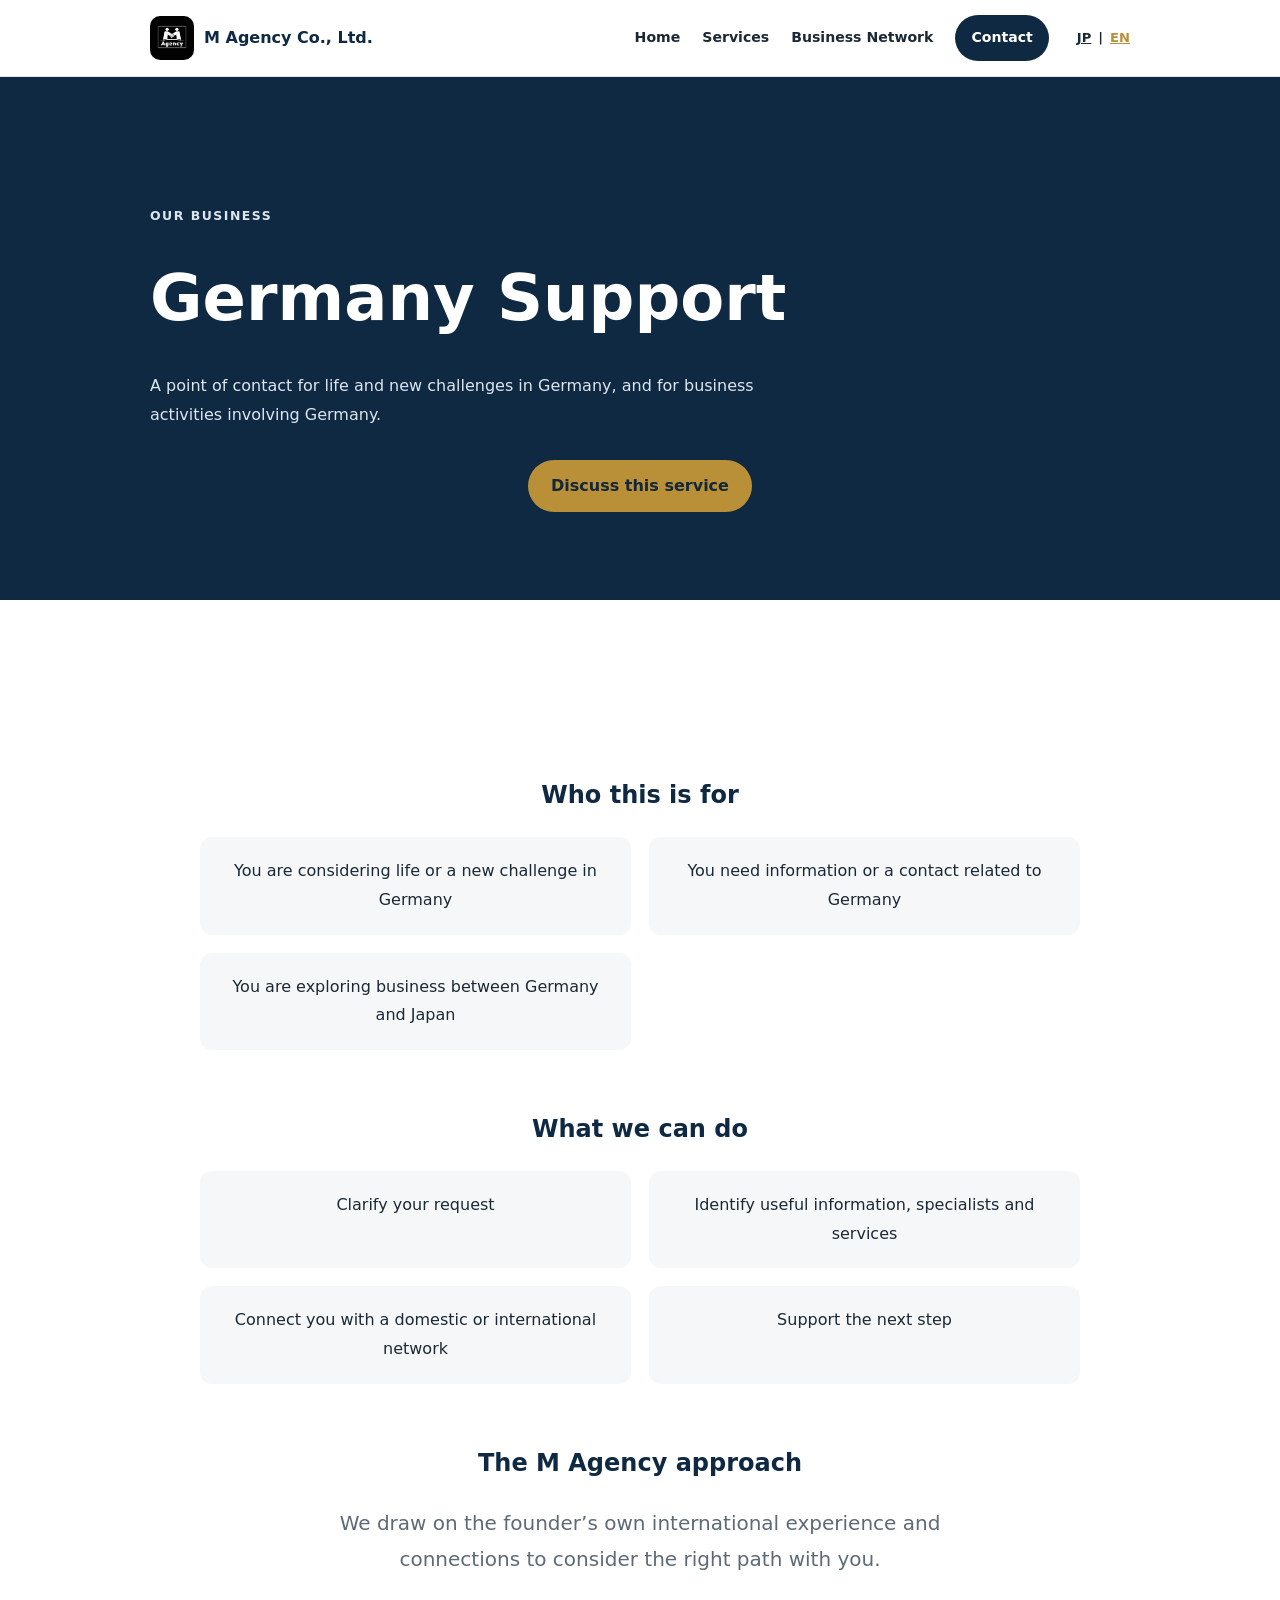
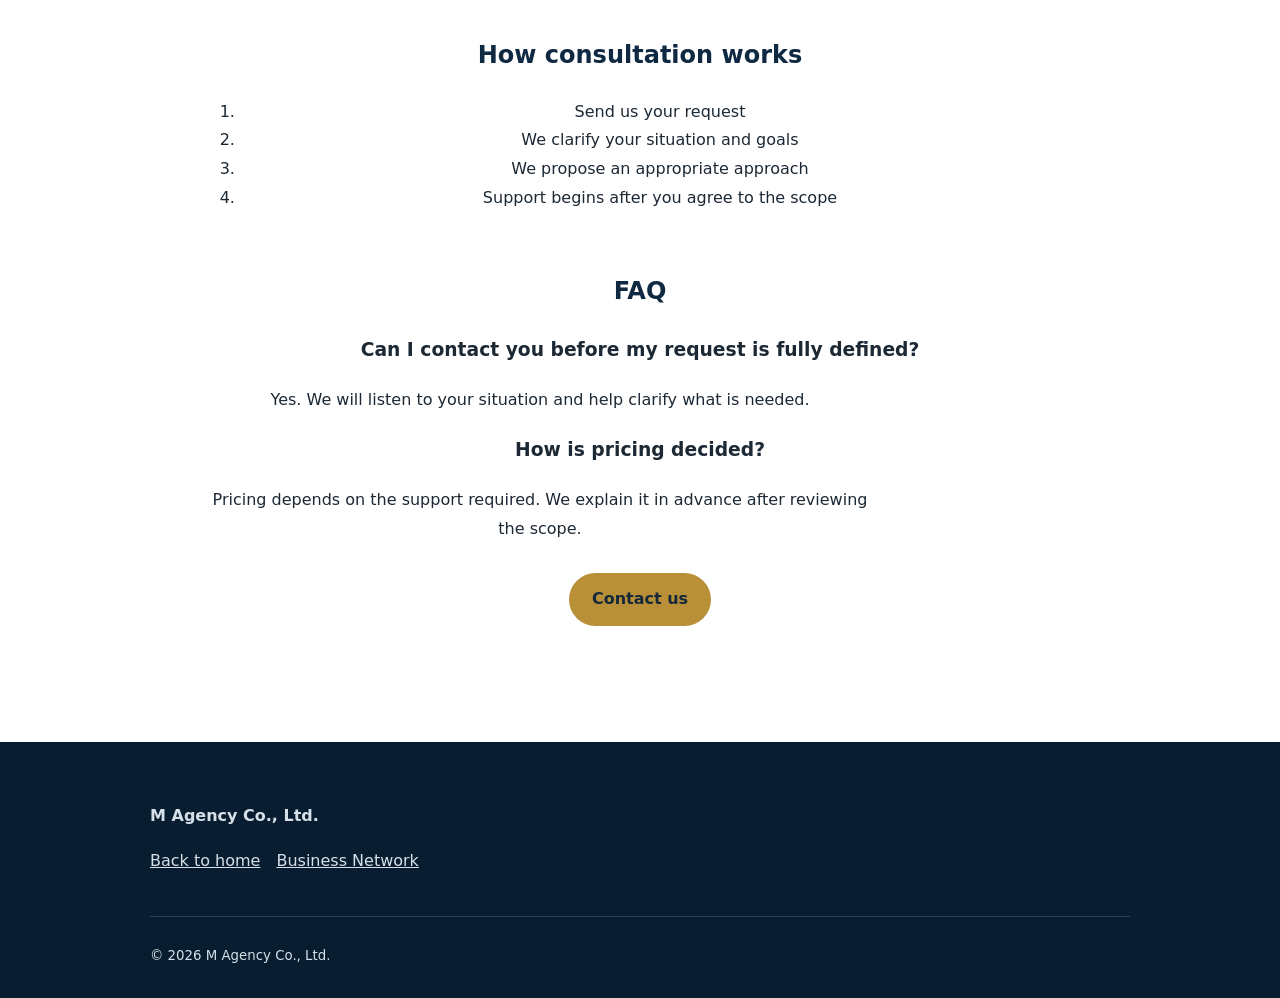
<file: en/services/germany-support.html>
<!doctype html><html lang="en"><head><meta charset="utf-8"><meta name="viewport" content="width=device-width,initial-scale=1"><title>Services | M Agency</title><meta name="description" content="Learn about M Agency services."><link rel="stylesheet" href="/styles.css"></head><body data-service="germany-support"><header class="site-header"><div class="container header-inner"><a class="brand" href="/en/"><img src="/assets/logo.png" alt="M Agency"><strong>M Agency Co., Ltd.</strong></a><button class="menu-button" data-menu-button aria-expanded="false" aria-label="Menu">☰</button><nav class="nav" data-nav><a href="/en/">Home</a><a href="/en/#services">Services</a><a href="/en/business-network/">Business Network</a><a class="header-cta" data-service-contact href="/en/#contact">Contact</a></nav><div class="lang"><a href="/ja/services/germany-support.html" data-lang-link="ja">JP</a><span>|</span><a href="/en/services/germany-support.html" aria-current="true" data-lang-link="en">EN</a></div></div></header><main><section class="page-hero"><div class="container"><p class="eyebrow">Our Business</p><h1 data-service-title></h1><p data-service-lead></p><div class="actions"><a class="btn btn-primary" data-service-contact href="/en/#contact">Discuss this service</a></div></div></section><section class="section"><div class="container prose"><h2>Who this is for</h2><ul class="bullet-grid" data-for-whom></ul><h2>What we can do</h2><ul class="bullet-grid" data-can-do></ul><h2>The M Agency approach</h2><p class="lead" data-feature></p><h2>How consultation works</h2><ol><li>Send us your request</li><li>We clarify your situation and goals</li><li>We propose an appropriate approach</li><li>Support begins after you agree to the scope</li></ol><h2>FAQ</h2><h3>Can I contact you before my request is fully defined?</h3><p>Yes. We will listen to your situation and help clarify what is needed.</p><h3>How is pricing decided?</h3><p>Pricing depends on the support required. We explain it in advance after reviewing the scope.</p><div class="actions"><a class="btn btn-primary" data-service-contact href="/en/#contact">Contact us</a></div></div></section></main><footer class="site-footer"><div class="container"><strong>M Agency Co., Ltd.</strong><p><a href="/en/">Back to home</a>　<a href="/en/business-network/">Business Network</a></p><div class="footer-bottom"><small>© <span data-year></span> M Agency Co., Ltd.</small></div></div></footer><script src="/data/services.js"></script><script src="/script.js"></script><script src="/service-page.js"></script></body></html>
</file>
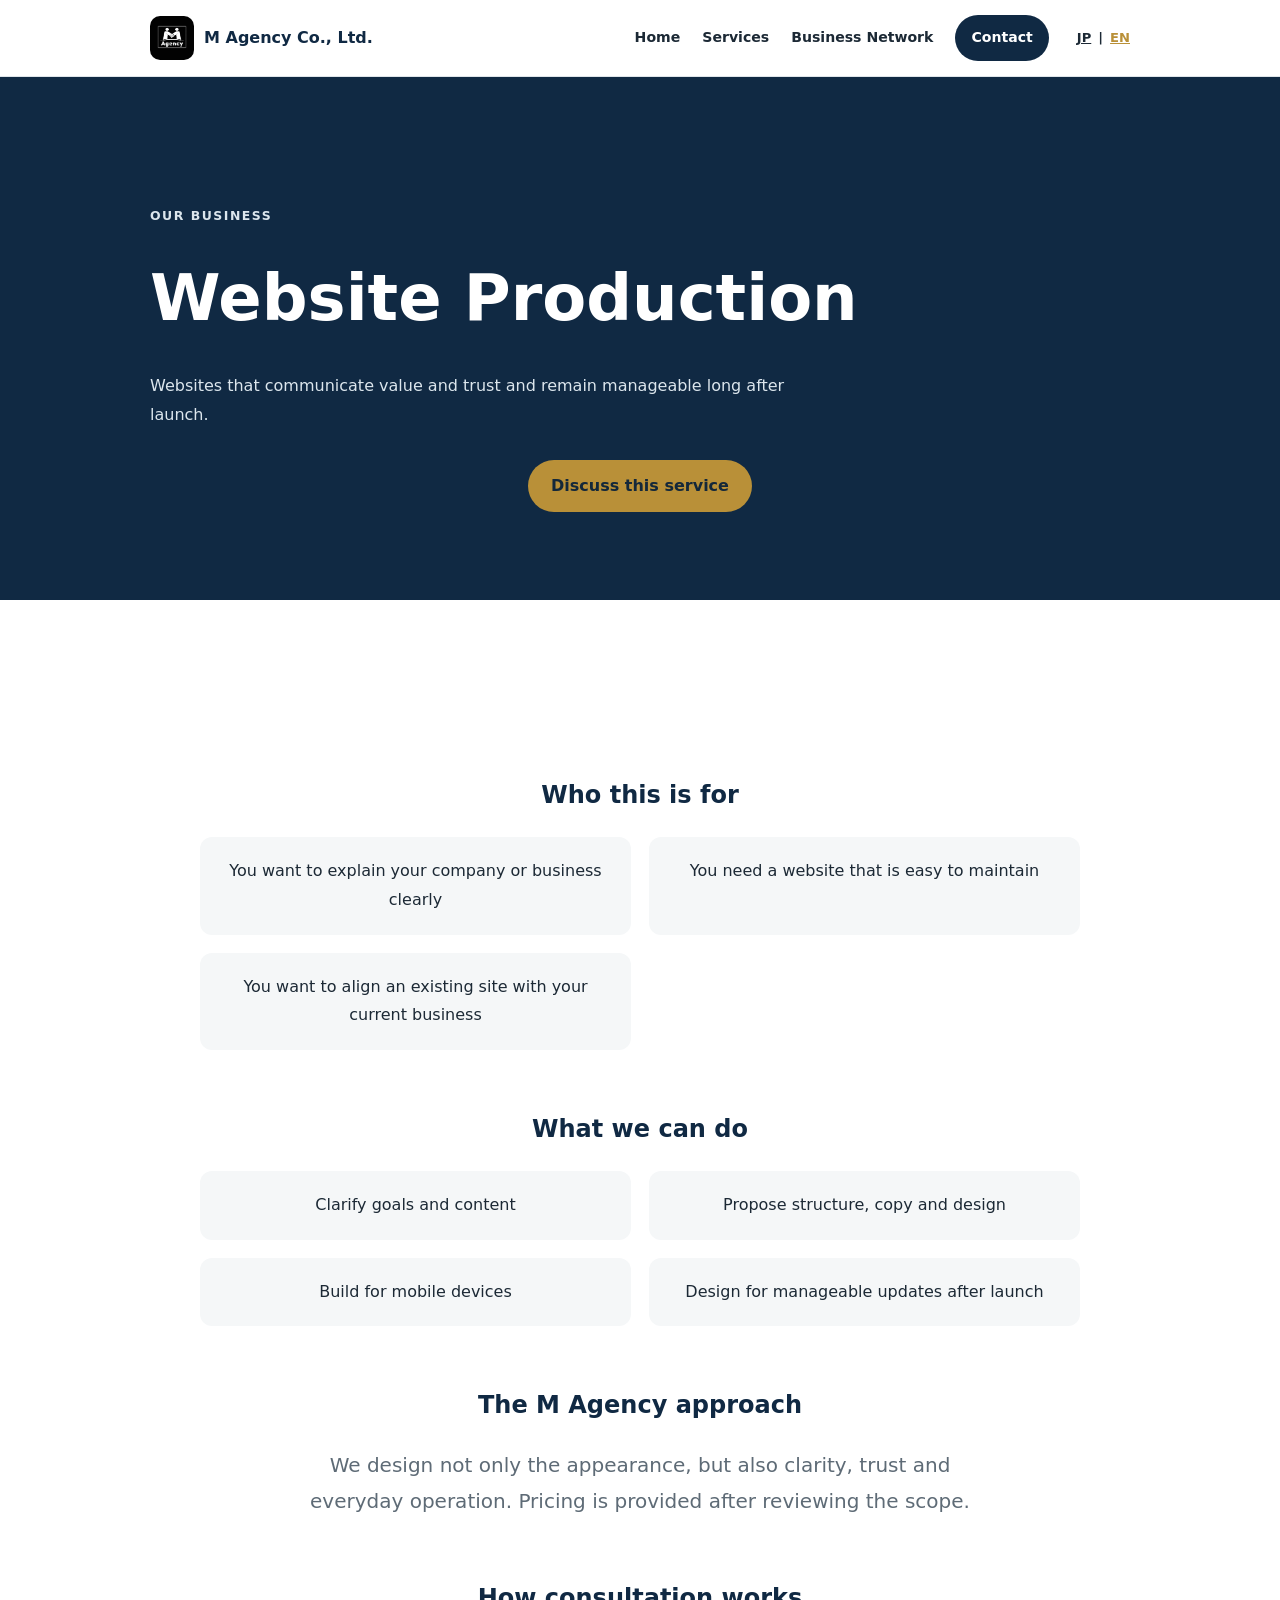
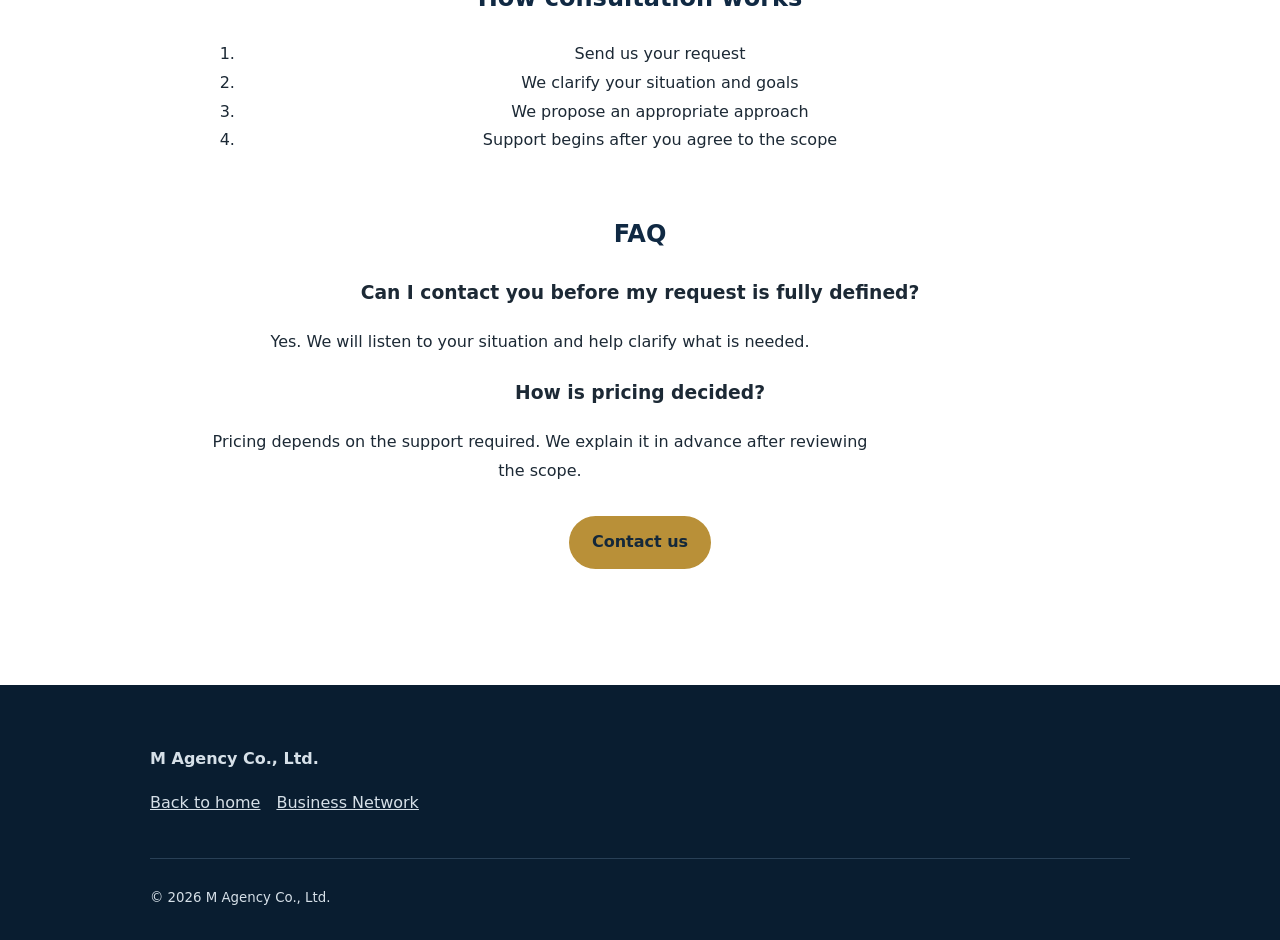
<file: en/services/web-production.html>
<!doctype html><html lang="en"><head><meta charset="utf-8"><meta name="viewport" content="width=device-width,initial-scale=1"><title>Services | M Agency</title><meta name="description" content="Learn about M Agency services."><link rel="stylesheet" href="/styles.css"></head><body data-service="web-production"><header class="site-header"><div class="container header-inner"><a class="brand" href="/en/"><img src="/assets/logo.png" alt="M Agency"><strong>M Agency Co., Ltd.</strong></a><button class="menu-button" data-menu-button aria-expanded="false" aria-label="Menu">☰</button><nav class="nav" data-nav><a href="/en/">Home</a><a href="/en/#services">Services</a><a href="/en/business-network/">Business Network</a><a class="header-cta" data-service-contact href="/en/#contact">Contact</a></nav><div class="lang"><a href="/ja/services/web-production.html" data-lang-link="ja">JP</a><span>|</span><a href="/en/services/web-production.html" aria-current="true" data-lang-link="en">EN</a></div></div></header><main><section class="page-hero"><div class="container"><p class="eyebrow">Our Business</p><h1 data-service-title></h1><p data-service-lead></p><div class="actions"><a class="btn btn-primary" data-service-contact href="/en/#contact">Discuss this service</a></div></div></section><section class="section"><div class="container prose"><h2>Who this is for</h2><ul class="bullet-grid" data-for-whom></ul><h2>What we can do</h2><ul class="bullet-grid" data-can-do></ul><h2>The M Agency approach</h2><p class="lead" data-feature></p><h2>How consultation works</h2><ol><li>Send us your request</li><li>We clarify your situation and goals</li><li>We propose an appropriate approach</li><li>Support begins after you agree to the scope</li></ol><h2>FAQ</h2><h3>Can I contact you before my request is fully defined?</h3><p>Yes. We will listen to your situation and help clarify what is needed.</p><h3>How is pricing decided?</h3><p>Pricing depends on the support required. We explain it in advance after reviewing the scope.</p><div class="actions"><a class="btn btn-primary" data-service-contact href="/en/#contact">Contact us</a></div></div></section></main><footer class="site-footer"><div class="container"><strong>M Agency Co., Ltd.</strong><p><a href="/en/">Back to home</a>　<a href="/en/business-network/">Business Network</a></p><div class="footer-bottom"><small>© <span data-year></span> M Agency Co., Ltd.</small></div></div></footer><script src="/data/services.js"></script><script src="/script.js"></script><script src="/service-page.js"></script></body></html>
</file>
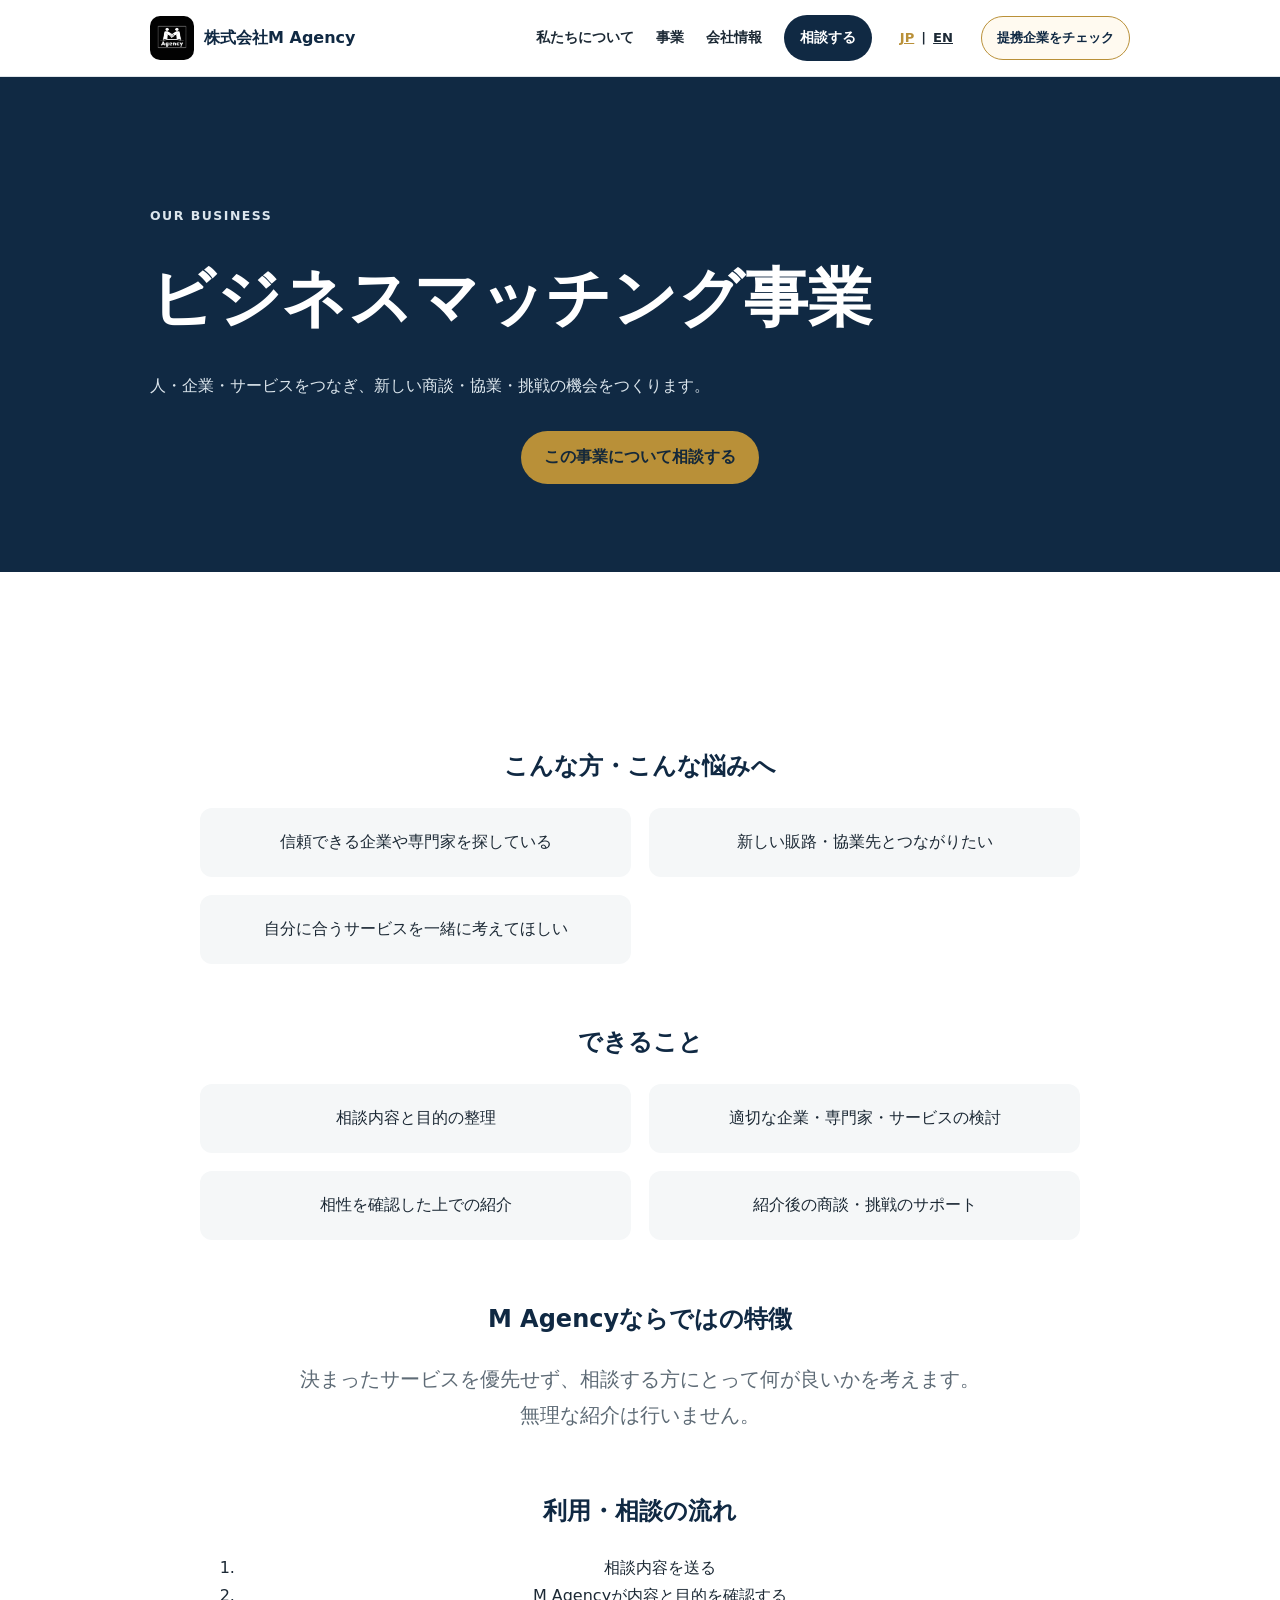
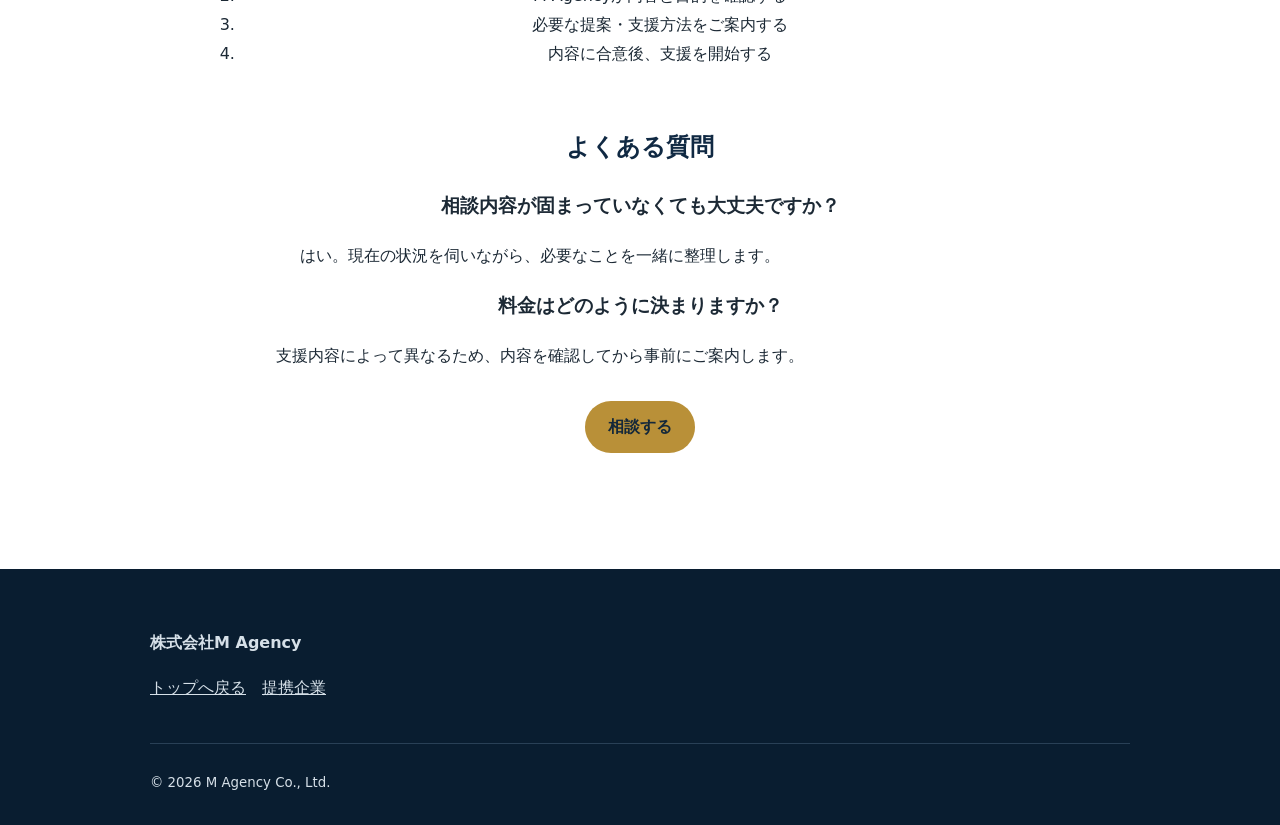
<file: ja/services/business-matching.html>
<!doctype html><html lang="ja"><head><meta charset="utf-8"><meta name="viewport" content="width=device-width,initial-scale=1"><title>事業｜M Agency</title><meta name="description" content="M Agencyの事業内容をご案内します。"><link rel="stylesheet" href="/styles.css"></head><body data-service="business-matching">
<header class="site-header"><div class="container header-inner"><a class="brand" href="/ja/"><img src="/assets/logo.png" alt="M Agency"><strong>株式会社M Agency</strong></a><button class="menu-button" data-menu-button aria-expanded="false" aria-label="メニュー">☰</button><nav class="nav" data-nav><a href="/ja/#about">私たちについて</a><a href="/ja/#services">事業</a><a href="/ja/#company">会社情報</a><a class="header-cta" data-service-contact href="/ja/#contact">相談する</a><a class="partner-cta partner-cta-mobile" href="/ja/business-network/">提携企業をチェック</a></nav><div class="lang"><a href="/ja/services/business-matching.html" aria-current="true" data-lang-link="ja">JP</a><span>|</span><a href="/en/services/business-matching.html" data-lang-link="en">EN</a></div><a class="partner-cta partner-cta-desktop" href="/ja/business-network/">提携企業をチェック</a></div></header>
<main><section class="page-hero"><div class="container"><p class="eyebrow">Our Business</p><h1 data-service-title></h1><p data-service-lead></p><div class="actions"><a class="btn btn-primary" data-service-contact href="/ja/#contact">この事業について相談する</a></div></div></section><section class="section"><div class="container prose"><h2>こんな方・こんな悩みへ</h2><ul class="bullet-grid" data-for-whom></ul><h2>できること</h2><ul class="bullet-grid" data-can-do></ul><h2>M Agencyならではの特徴</h2><p class="lead" data-feature></p><h2>利用・相談の流れ</h2><ol><li>相談内容を送る</li><li>M Agencyが内容と目的を確認する</li><li>必要な提案・支援方法をご案内する</li><li>内容に合意後、支援を開始する</li></ol><h2>よくある質問</h2><h3>相談内容が固まっていなくても大丈夫ですか？</h3><p>はい。現在の状況を伺いながら、必要なことを一緒に整理します。</p><h3>料金はどのように決まりますか？</h3><p>支援内容によって異なるため、内容を確認してから事前にご案内します。</p><div class="actions"><a class="btn btn-primary" data-service-contact href="/ja/#contact">相談する</a></div></div></section></main>

<footer class="site-footer"><div class="container"><strong>株式会社M Agency</strong><p><a href="/ja/">トップへ戻る</a>　<a href="/ja/business-network/">提携企業</a></p><div class="footer-bottom"><small>© <span data-year></span> M Agency Co., Ltd.</small></div></div></footer><script src="/data/services.js"></script><script src="/script.js"></script><script src="/service-page.js"></script></body></html>
</file>
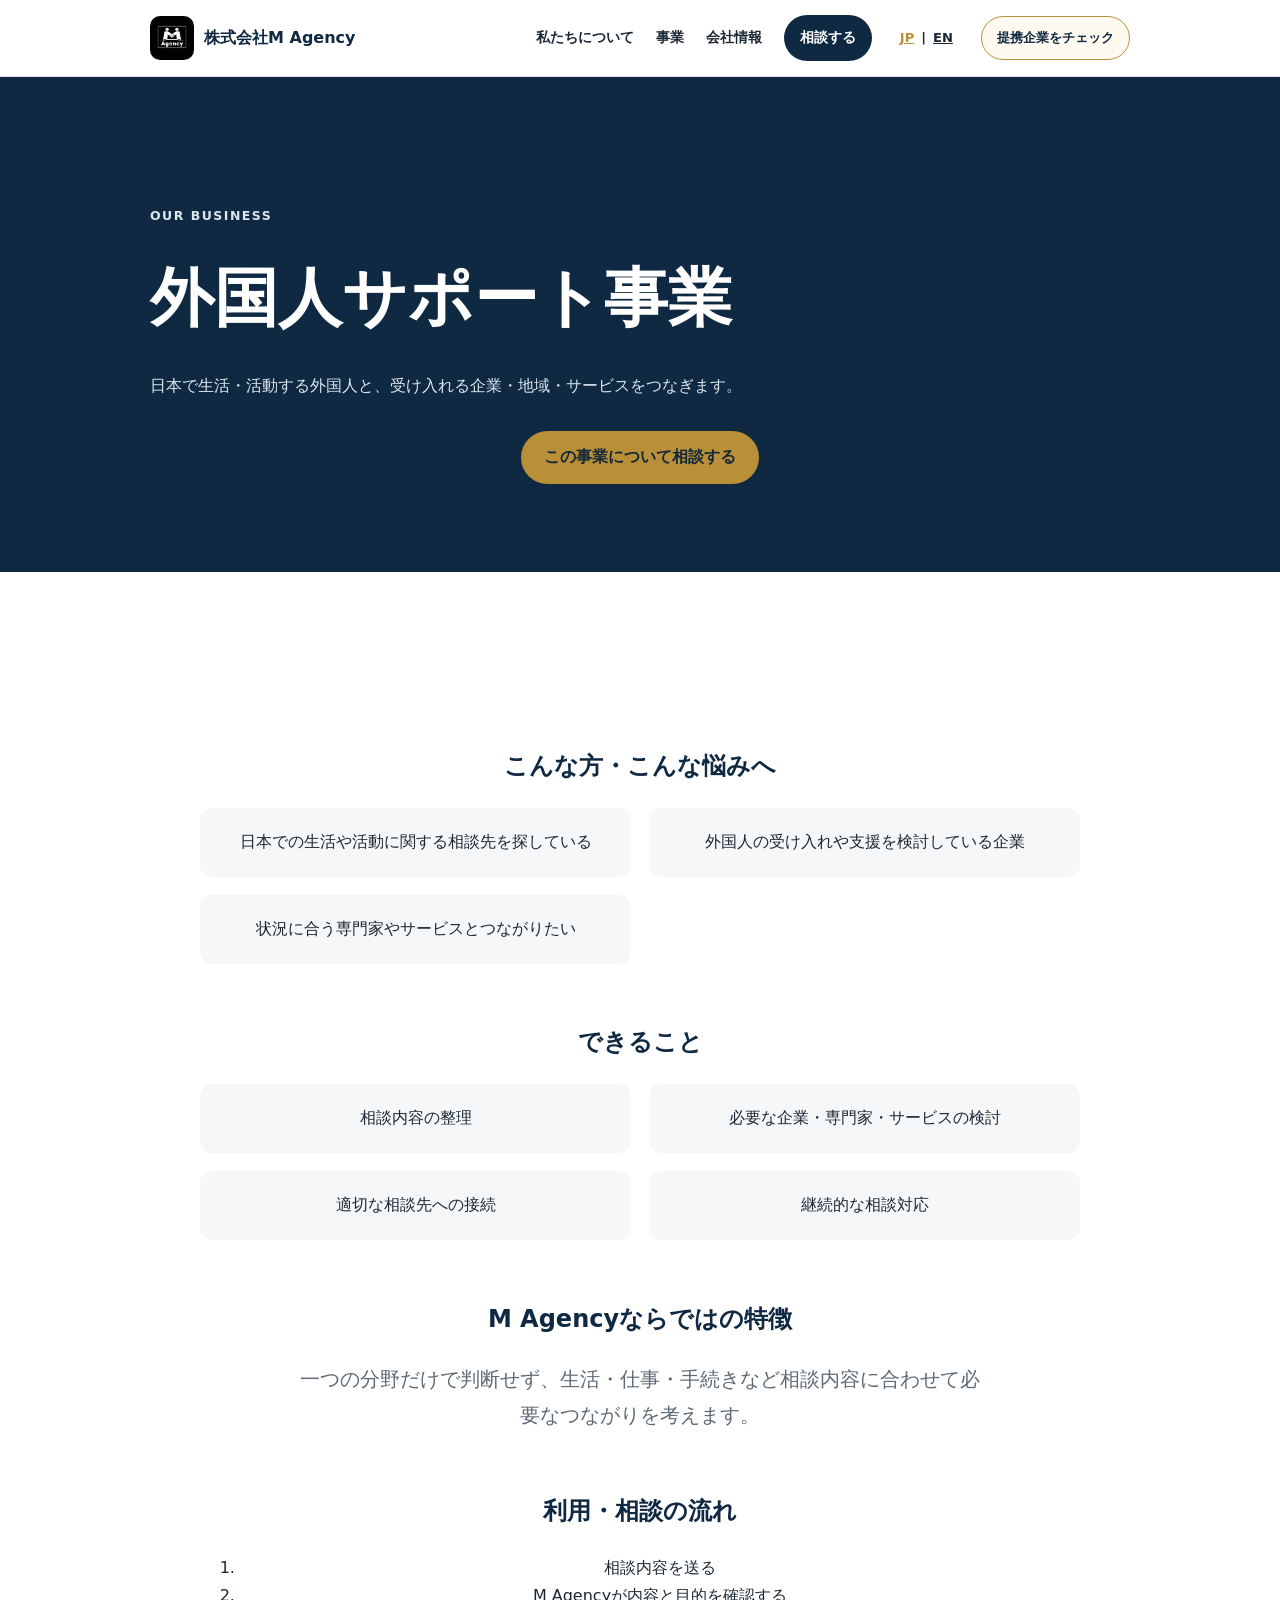
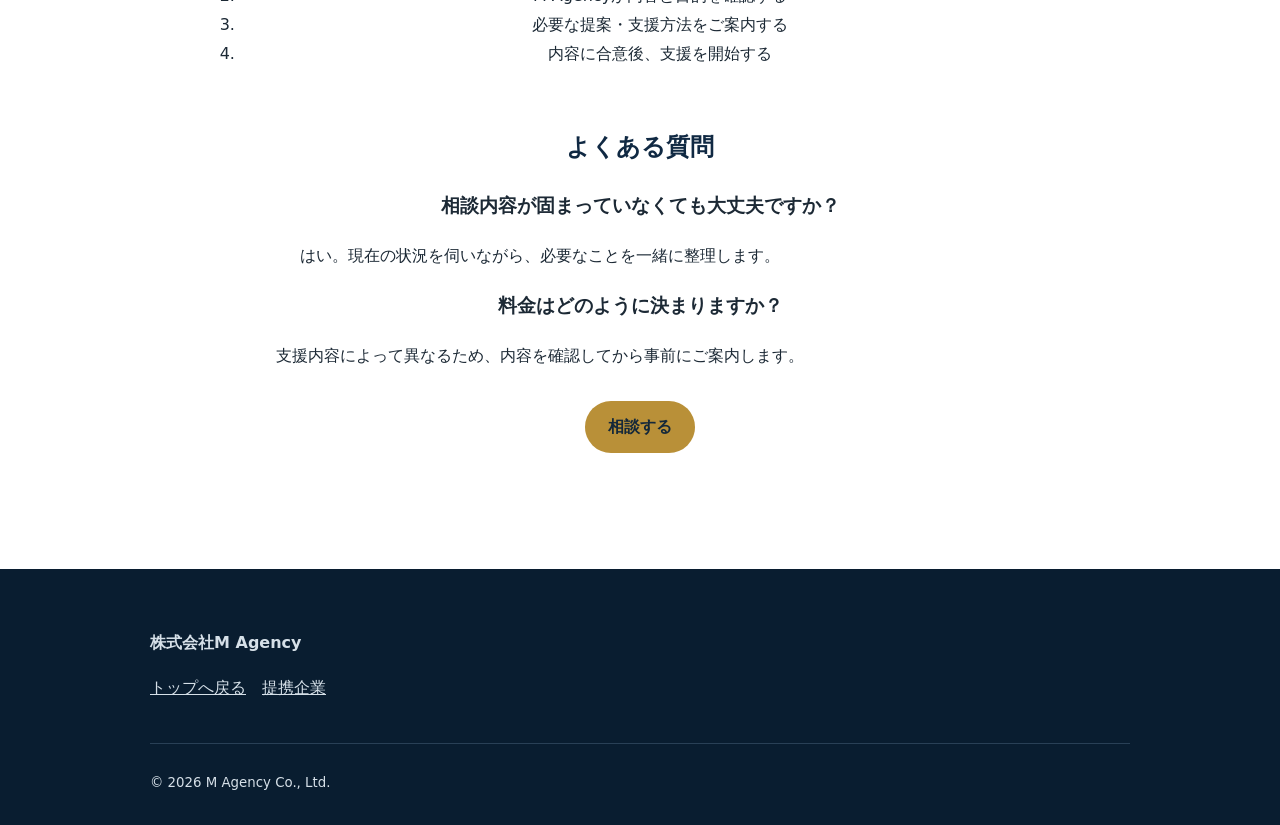
<file: ja/services/foreign-support.html>
<!doctype html><html lang="ja"><head><meta charset="utf-8"><meta name="viewport" content="width=device-width,initial-scale=1"><title>事業｜M Agency</title><meta name="description" content="M Agencyの事業内容をご案内します。"><link rel="stylesheet" href="/styles.css"></head><body data-service="foreign-support">
<header class="site-header"><div class="container header-inner"><a class="brand" href="/ja/"><img src="/assets/logo.png" alt="M Agency"><strong>株式会社M Agency</strong></a><button class="menu-button" data-menu-button aria-expanded="false" aria-label="メニュー">☰</button><nav class="nav" data-nav><a href="/ja/#about">私たちについて</a><a href="/ja/#services">事業</a><a href="/ja/#company">会社情報</a><a class="header-cta" data-service-contact href="/ja/#contact">相談する</a><a class="partner-cta partner-cta-mobile" href="/ja/business-network/">提携企業をチェック</a></nav><div class="lang"><a href="/ja/services/foreign-support.html" aria-current="true" data-lang-link="ja">JP</a><span>|</span><a href="/en/services/foreign-support.html" data-lang-link="en">EN</a></div><a class="partner-cta partner-cta-desktop" href="/ja/business-network/">提携企業をチェック</a></div></header>
<main><section class="page-hero"><div class="container"><p class="eyebrow">Our Business</p><h1 data-service-title></h1><p data-service-lead></p><div class="actions"><a class="btn btn-primary" data-service-contact href="/ja/#contact">この事業について相談する</a></div></div></section><section class="section"><div class="container prose"><h2>こんな方・こんな悩みへ</h2><ul class="bullet-grid" data-for-whom></ul><h2>できること</h2><ul class="bullet-grid" data-can-do></ul><h2>M Agencyならではの特徴</h2><p class="lead" data-feature></p><h2>利用・相談の流れ</h2><ol><li>相談内容を送る</li><li>M Agencyが内容と目的を確認する</li><li>必要な提案・支援方法をご案内する</li><li>内容に合意後、支援を開始する</li></ol><h2>よくある質問</h2><h3>相談内容が固まっていなくても大丈夫ですか？</h3><p>はい。現在の状況を伺いながら、必要なことを一緒に整理します。</p><h3>料金はどのように決まりますか？</h3><p>支援内容によって異なるため、内容を確認してから事前にご案内します。</p><div class="actions"><a class="btn btn-primary" data-service-contact href="/ja/#contact">相談する</a></div></div></section></main>

<footer class="site-footer"><div class="container"><strong>株式会社M Agency</strong><p><a href="/ja/">トップへ戻る</a>　<a href="/ja/business-network/">提携企業</a></p><div class="footer-bottom"><small>© <span data-year></span> M Agency Co., Ltd.</small></div></div></footer><script src="/data/services.js"></script><script src="/script.js"></script><script src="/service-page.js"></script></body></html>
</file>
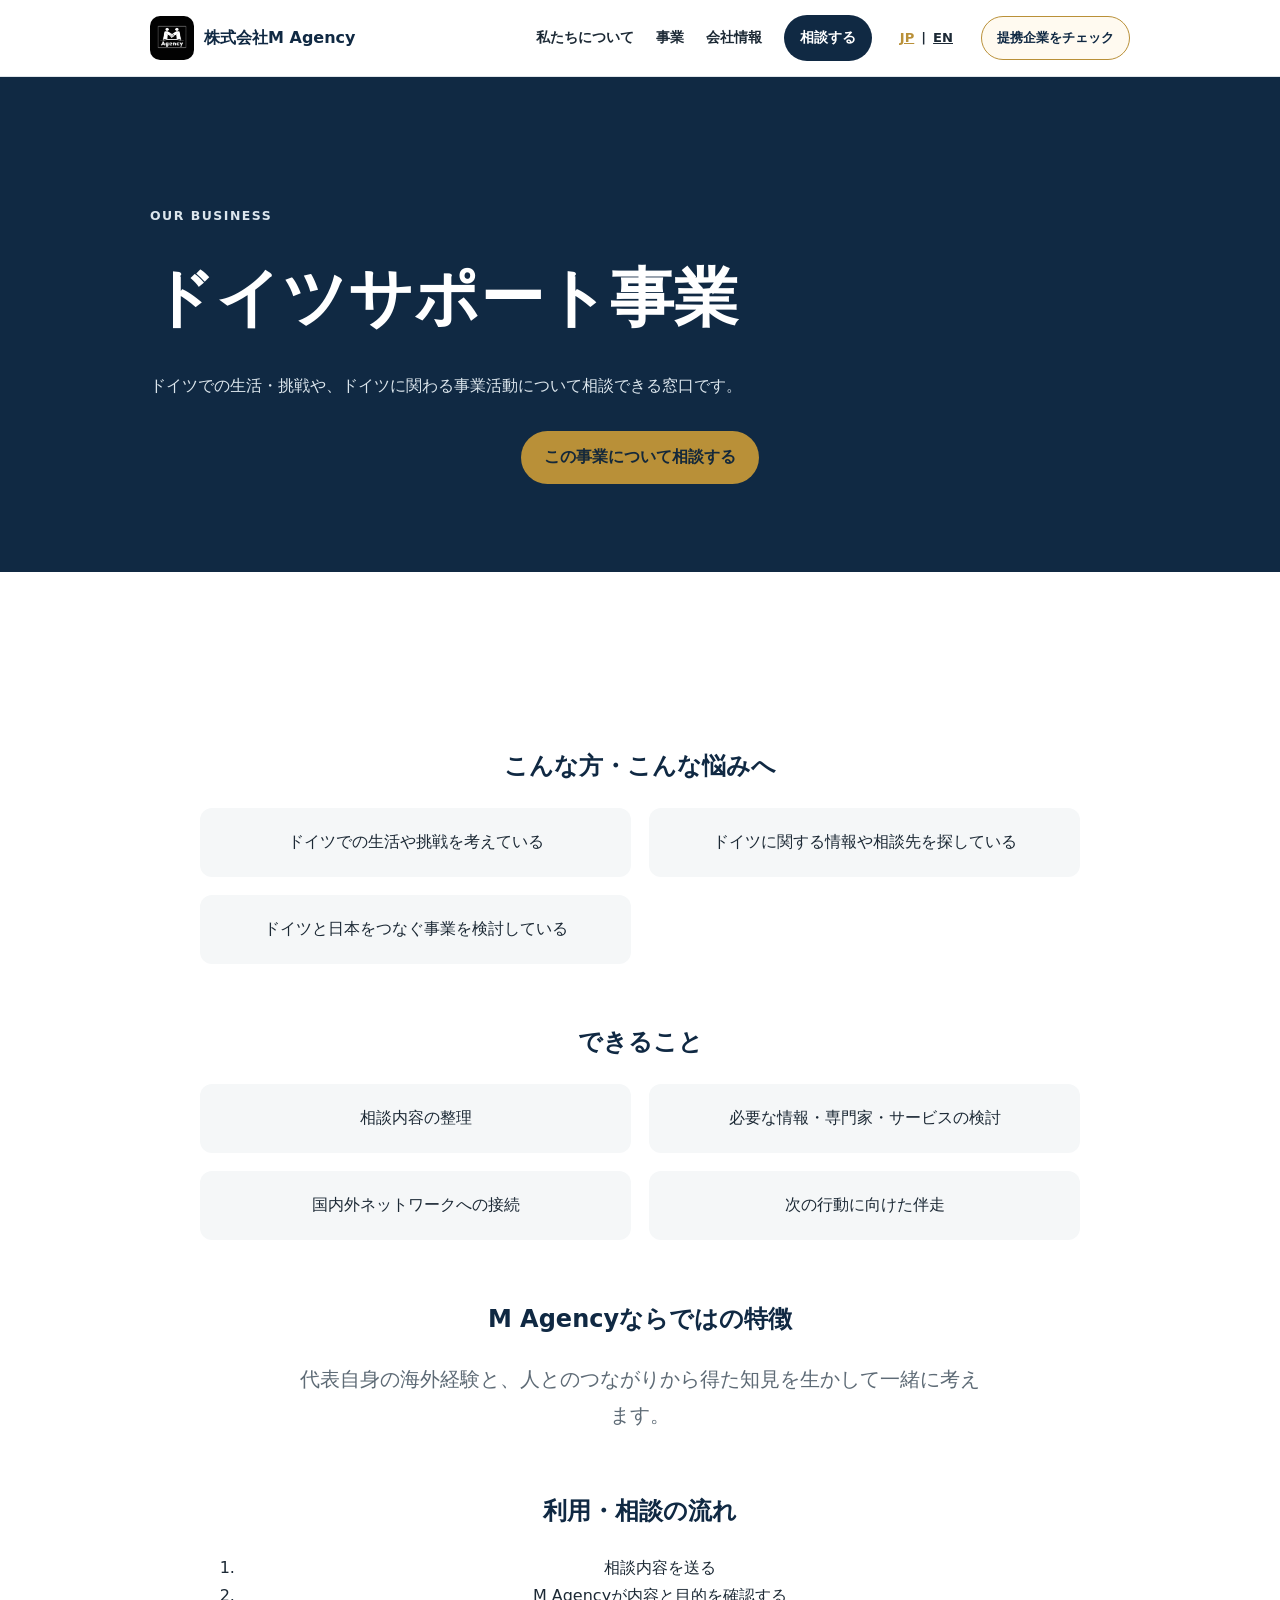
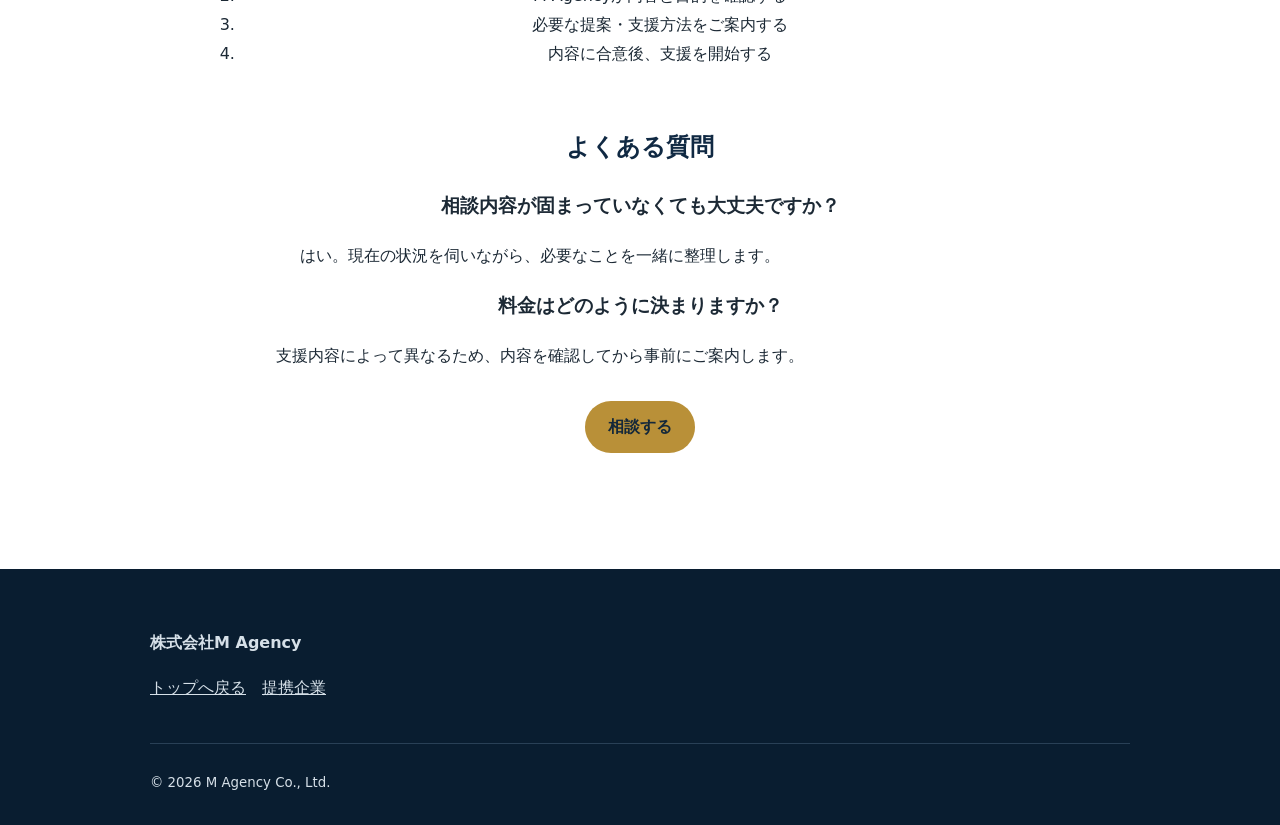
<file: ja/services/germany-support.html>
<!doctype html><html lang="ja"><head><meta charset="utf-8"><meta name="viewport" content="width=device-width,initial-scale=1"><title>事業｜M Agency</title><meta name="description" content="M Agencyの事業内容をご案内します。"><link rel="stylesheet" href="/styles.css"></head><body data-service="germany-support">
<header class="site-header"><div class="container header-inner"><a class="brand" href="/ja/"><img src="/assets/logo.png" alt="M Agency"><strong>株式会社M Agency</strong></a><button class="menu-button" data-menu-button aria-expanded="false" aria-label="メニュー">☰</button><nav class="nav" data-nav><a href="/ja/#about">私たちについて</a><a href="/ja/#services">事業</a><a href="/ja/#company">会社情報</a><a class="header-cta" data-service-contact href="/ja/#contact">相談する</a><a class="partner-cta partner-cta-mobile" href="/ja/business-network/">提携企業をチェック</a></nav><div class="lang"><a href="/ja/services/germany-support.html" aria-current="true" data-lang-link="ja">JP</a><span>|</span><a href="/en/services/germany-support.html" data-lang-link="en">EN</a></div><a class="partner-cta partner-cta-desktop" href="/ja/business-network/">提携企業をチェック</a></div></header>
<main><section class="page-hero"><div class="container"><p class="eyebrow">Our Business</p><h1 data-service-title></h1><p data-service-lead></p><div class="actions"><a class="btn btn-primary" data-service-contact href="/ja/#contact">この事業について相談する</a></div></div></section><section class="section"><div class="container prose"><h2>こんな方・こんな悩みへ</h2><ul class="bullet-grid" data-for-whom></ul><h2>できること</h2><ul class="bullet-grid" data-can-do></ul><h2>M Agencyならではの特徴</h2><p class="lead" data-feature></p><h2>利用・相談の流れ</h2><ol><li>相談内容を送る</li><li>M Agencyが内容と目的を確認する</li><li>必要な提案・支援方法をご案内する</li><li>内容に合意後、支援を開始する</li></ol><h2>よくある質問</h2><h3>相談内容が固まっていなくても大丈夫ですか？</h3><p>はい。現在の状況を伺いながら、必要なことを一緒に整理します。</p><h3>料金はどのように決まりますか？</h3><p>支援内容によって異なるため、内容を確認してから事前にご案内します。</p><div class="actions"><a class="btn btn-primary" data-service-contact href="/ja/#contact">相談する</a></div></div></section></main>

<footer class="site-footer"><div class="container"><strong>株式会社M Agency</strong><p><a href="/ja/">トップへ戻る</a>　<a href="/ja/business-network/">提携企業</a></p><div class="footer-bottom"><small>© <span data-year></span> M Agency Co., Ltd.</small></div></div></footer><script src="/data/services.js"></script><script src="/script.js"></script><script src="/service-page.js"></script></body></html>
</file>
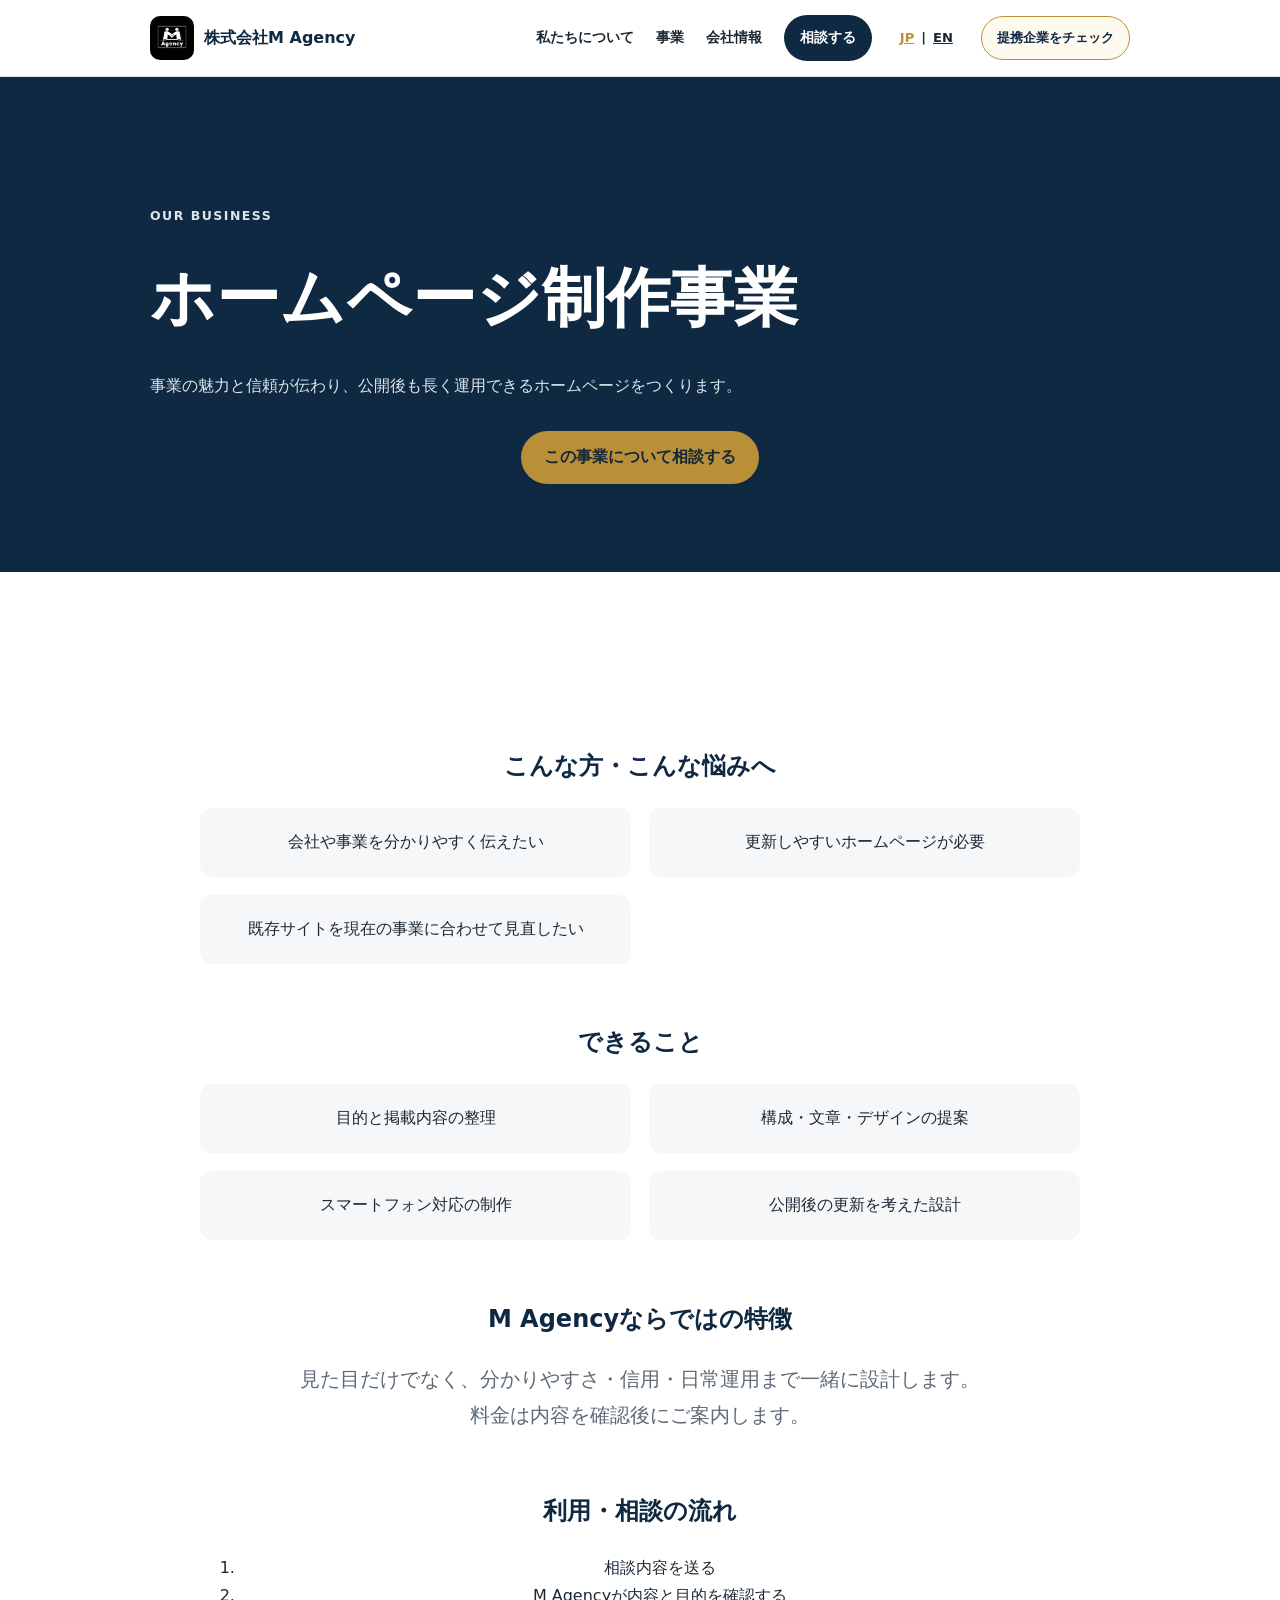
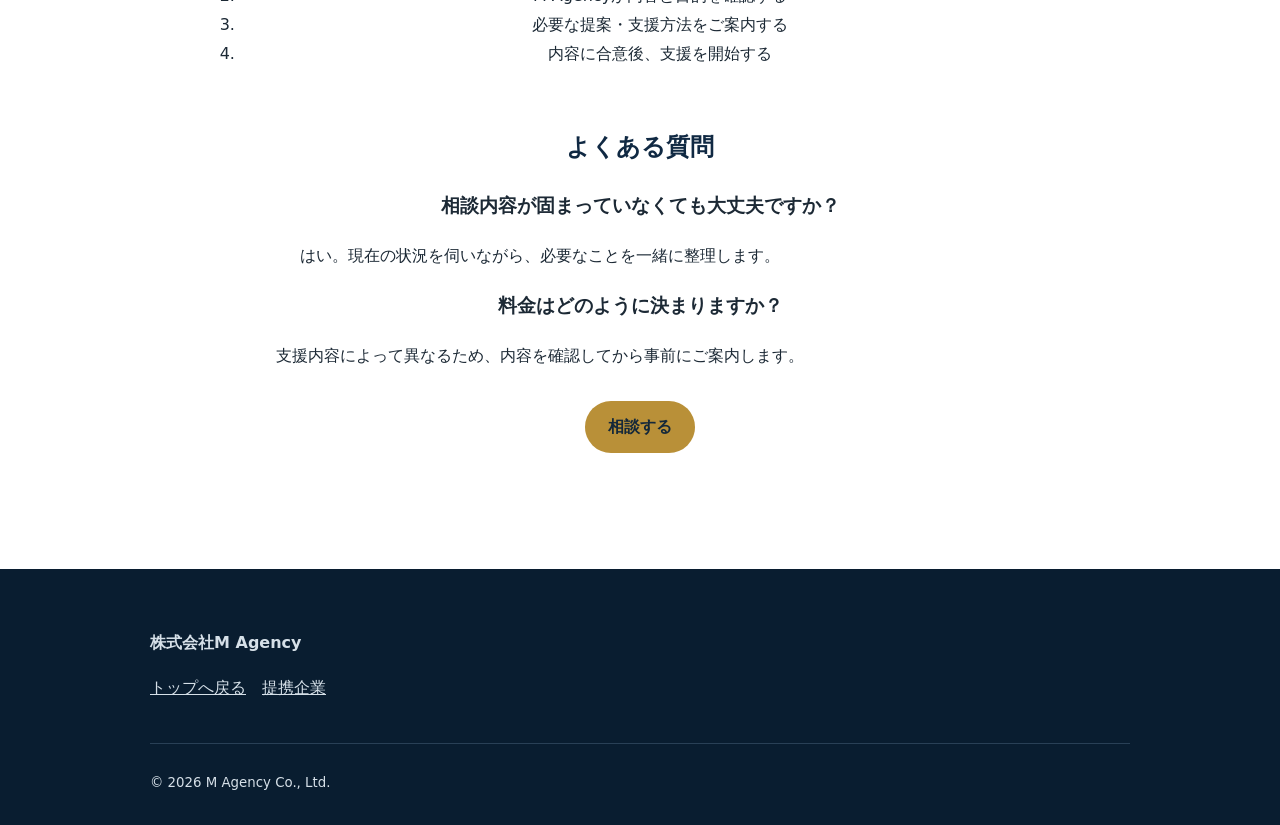
<file: ja/services/web-production.html>
<!doctype html><html lang="ja"><head><meta charset="utf-8"><meta name="viewport" content="width=device-width,initial-scale=1"><title>事業｜M Agency</title><meta name="description" content="M Agencyの事業内容をご案内します。"><link rel="stylesheet" href="/styles.css"></head><body data-service="web-production">
<header class="site-header"><div class="container header-inner"><a class="brand" href="/ja/"><img src="/assets/logo.png" alt="M Agency"><strong>株式会社M Agency</strong></a><button class="menu-button" data-menu-button aria-expanded="false" aria-label="メニュー">☰</button><nav class="nav" data-nav><a href="/ja/#about">私たちについて</a><a href="/ja/#services">事業</a><a href="/ja/#company">会社情報</a><a class="header-cta" data-service-contact href="/ja/#contact">相談する</a><a class="partner-cta partner-cta-mobile" href="/ja/business-network/">提携企業をチェック</a></nav><div class="lang"><a href="/ja/services/web-production.html" aria-current="true" data-lang-link="ja">JP</a><span>|</span><a href="/en/services/web-production.html" data-lang-link="en">EN</a></div><a class="partner-cta partner-cta-desktop" href="/ja/business-network/">提携企業をチェック</a></div></header>
<main><section class="page-hero"><div class="container"><p class="eyebrow">Our Business</p><h1 data-service-title></h1><p data-service-lead></p><div class="actions"><a class="btn btn-primary" data-service-contact href="/ja/#contact">この事業について相談する</a></div></div></section><section class="section"><div class="container prose"><h2>こんな方・こんな悩みへ</h2><ul class="bullet-grid" data-for-whom></ul><h2>できること</h2><ul class="bullet-grid" data-can-do></ul><h2>M Agencyならではの特徴</h2><p class="lead" data-feature></p><h2>利用・相談の流れ</h2><ol><li>相談内容を送る</li><li>M Agencyが内容と目的を確認する</li><li>必要な提案・支援方法をご案内する</li><li>内容に合意後、支援を開始する</li></ol><h2>よくある質問</h2><h3>相談内容が固まっていなくても大丈夫ですか？</h3><p>はい。現在の状況を伺いながら、必要なことを一緒に整理します。</p><h3>料金はどのように決まりますか？</h3><p>支援内容によって異なるため、内容を確認してから事前にご案内します。</p><div class="actions"><a class="btn btn-primary" data-service-contact href="/ja/#contact">相談する</a></div></div></section></main>

<footer class="site-footer"><div class="container"><strong>株式会社M Agency</strong><p><a href="/ja/">トップへ戻る</a>　<a href="/ja/business-network/">提携企業</a></p><div class="footer-bottom"><small>© <span data-year></span> M Agency Co., Ltd.</small></div></div></footer><script src="/data/services.js"></script><script src="/script.js"></script><script src="/service-page.js"></script></body></html>
</file>
<file: styles.css>
:root{--navy:#102943;--navy-2:#173b5d;--gold:#b99038;--ink:#1c2935;--muted:#5e6b76;--line:#dfe5e9;--soft:#f5f7f8;--white:#fff;--max:980px;--reading:680px;--radius:18px;--shadow:0 14px 40px rgba(16,41,67,.09)}
*{box-sizing:border-box}html{scroll-behavior:smooth}body{margin:0;color:var(--ink);font-family:Inter,"Noto Sans JP",system-ui,sans-serif;line-height:1.8;background:#fff}img{max-width:100%;height:auto}a{color:inherit}button,input,select,textarea{font:inherit}.container{width:min(calc(100% - 64px),var(--max));margin-inline:auto}.reading{max-width:var(--reading)}.section{padding:116px 0;scroll-margin-top:84px}.section-soft{background:var(--soft)}.section-dark{background:var(--navy);color:#fff}.eyebrow{color:var(--gold);font-weight:800;letter-spacing:.12em;text-transform:uppercase;font-size:.78rem}.section-title{font-size:clamp(2rem,4vw,3.1rem);line-height:1.25;margin:.25em 0 .5em;color:var(--navy)}.section-dark .section-title{color:#fff}.lead{font-size:clamp(1.05rem,2vw,1.25rem);color:var(--muted)}.section-dark .lead{color:#d8e1e8}.skip-link{position:fixed;top:-100px;left:12px;background:#fff;padding:10px;z-index:99}.skip-link:focus{top:12px}
.site-header{position:sticky;top:0;z-index:50;background:rgba(255,255,255,.96);border-bottom:1px solid var(--line);backdrop-filter:blur(10px)}.header-inner{height:76px;display:flex;align-items:center;gap:28px}.brand{display:flex;align-items:center;gap:10px;text-decoration:none;margin-right:auto}.brand img{width:44px;height:44px;border-radius:10px;object-fit:cover}.brand strong{display:block;color:var(--navy);line-height:1.2}.brand small{display:block;color:var(--muted);font-size:.72rem}.nav{display:flex;align-items:center;gap:22px}.nav a{text-decoration:none;font-weight:700;font-size:.88rem}.nav a:hover{color:var(--gold)}.lang{display:flex;gap:7px;align-items:center;font-size:.82rem;font-weight:800}.lang a[aria-current=true]{color:var(--gold)}.menu-button{display:none;border:0;background:none;color:var(--navy);font-size:1.5rem}.header-cta{padding:10px 16px;border-radius:999px;background:var(--navy);color:#fff!important}
.partner-cta{display:inline-flex;align-items:center;justify-content:center;min-height:42px;padding:9px 15px;border:1px solid var(--gold);border-radius:999px;color:var(--navy);background:#fffaf0;text-decoration:none;font-size:.84rem;font-weight:800;white-space:nowrap}.partner-cta:hover{background:var(--gold);color:var(--navy)}.partner-cta-mobile{display:none}
.hero{min-height:760px;display:grid;align-items:center;background:linear-gradient(110deg,rgba(16,41,67,.98),rgba(16,41,67,.82)),url('/assets/services/photo-global.jpg') center/cover;color:#fff}.hero-grid{display:grid;grid-template-columns:1fr;gap:38px;align-items:center;max-width:780px}.hero h1{font-family:"Noto Serif JP",serif;font-size:clamp(2.7rem,6vw,5rem);line-height:1.2;margin:.25em 0}.hero-copy{max-width:720px}.hero-copy>p:not(.eyebrow){font-size:1.15rem;color:#dce6ed;max-width:650px}.hero-panel{max-width:650px;padding:30px;border:1px solid rgba(255,255,255,.2);border-radius:var(--radius);background:rgba(255,255,255,.08)}.hero-panel p{margin:0;color:#dce6ed}.hero-panel strong{font-size:1.4rem;display:block;margin-bottom:12px}.actions{display:flex;flex-wrap:wrap;gap:12px;margin-top:30px}.btn{display:inline-flex;align-items:center;justify-content:center;min-height:48px;padding:11px 22px;border-radius:999px;text-decoration:none;font-weight:800;border:1px solid transparent;cursor:pointer}.btn-primary{background:var(--gold);color:#14283a}.btn-secondary{border-color:currentColor}.btn-light{background:#fff;color:var(--navy)}
.intro-grid{display:grid;grid-template-columns:1fr;gap:26px;max-width:760px}.story-grid,.contact-grid{display:grid;grid-template-columns:1fr;gap:52px;align-items:start;max-width:820px}.feature-photo{max-width:520px;border-radius:var(--radius);box-shadow:var(--shadow);overflow:hidden}.feature-photo img{width:100%;display:block;aspect-ratio:1/1;object-fit:cover}.cards{display:grid;grid-template-columns:repeat(2,minmax(0,1fr));gap:26px;margin:42px auto 0;max-width:880px}.card{background:#fff;border:1px solid var(--line);border-radius:var(--radius);padding:32px;box-shadow:var(--shadow)}.card h3{color:var(--navy);margin:.25em 0}.card p{color:var(--muted)}.card-number{color:var(--gold);font-weight:900}.service-card.featured{grid-column:span 2;background:var(--navy);color:#fff}.service-card.featured h3,.service-card.featured p{color:#fff}.service-card a{font-weight:800;color:var(--gold)}.strength-grid{grid-template-columns:repeat(2,minmax(0,1fr))}.flow{display:grid;grid-template-columns:repeat(3,minmax(0,1fr));gap:16px;counter-reset:step;margin:46px auto 0;padding:0;max-width:820px}.flow li{list-style:none;padding:26px 22px;background:#fff;border-radius:14px;border:1px solid var(--line);font-weight:700}.flow li:before{counter-increment:step;content:"0" counter(step);display:block;color:var(--gold);font-weight:900;margin-bottom:8px}.network-preview{display:grid;grid-template-columns:1fr;gap:48px;align-items:start;max-width:820px}.category-list{display:flex;flex-wrap:wrap;gap:10px}.chip{border:1px solid #7e91a1;border-radius:999px;padding:8px 14px;font-size:.85rem}.logo-grid{display:grid;grid-template-columns:repeat(3,1fr);gap:14px}.logo-card{background:#fff;border-radius:14px;padding:18px;color:var(--ink);display:grid;place-items:center;text-align:center;min-height:150px}.logo-card img{height:70px;width:100%;object-fit:contain;margin-bottom:8px}.metrics{display:grid;grid-template-columns:repeat(3,1fr);gap:20px;margin:40px auto 0;max-width:820px}.metric-card{padding:30px;background:#fff;border-radius:var(--radius);text-align:center;color:var(--ink)}.metric-card strong{display:block;color:var(--gold);font-size:2.6rem}.metric-card span{color:var(--muted)}.empty-note{grid-column:1/-1;border:1px dashed #8394a3;padding:20px;border-radius:14px;color:#d8e1e8}.story-copy{max-width:680px}.story-copy p{margin:0 0 1.25em}.quote{font-family:"Noto Serif JP",serif;font-size:1.5rem;color:var(--navy);font-weight:700}.company-table{max-width:820px;width:100%;border-collapse:collapse;margin-top:30px}.company-table th,.company-table td{text-align:left;padding:16px;border-bottom:1px solid var(--line)}.company-table th{width:30%;color:var(--navy)}
.contact-form{background:#fff;color:var(--ink);padding:34px;border-radius:var(--radius)}.field-row{display:grid;grid-template-columns:1fr 1fr;gap:18px}.field{display:grid;gap:7px;margin-bottom:16px}.field label{font-weight:700}.field input,.field select,.field textarea{width:100%;border:1px solid #bdc8d0;border-radius:10px;padding:12px;background:#fff}.field textarea{min-height:130px;resize:vertical}.honeypot{position:absolute!important;left:-10000px!important;width:1px!important;height:1px!important;overflow:hidden!important}.form-note{background:#fff8e7;border-radius:10px;padding:12px;color:#6a531e}.form-note.is-success{background:#eaf7ee;color:#245c35}.form-note.is-error{background:#fff0ee;color:#8a2f27}.contact-form button:disabled{cursor:wait;opacity:.7}.site-footer{background:#091d30;color:#d6e0e8;padding:60px 0 28px}.footer-grid{display:grid;grid-template-columns:1.4fr repeat(3,1fr);gap:36px}.footer-grid h3{color:#fff}.footer-grid ul{padding:0;list-style:none}.footer-grid a{text-decoration:none;color:#d6e0e8}.footer-bottom{border-top:1px solid #294056;margin-top:40px;padding-top:24px}
.page-hero{padding:116px 0 88px;background:var(--navy);color:#fff}.page-hero h1{font-size:clamp(2.3rem,5vw,4rem);margin:.2em 0}.page-hero p{max-width:680px;color:#dce6ed}.prose{max-width:760px}.prose h2{color:var(--navy);margin-top:2.4em}.bullet-grid{display:grid;grid-template-columns:repeat(2,1fr);gap:18px;padding:0}.bullet-grid li{list-style:none;background:var(--soft);padding:20px;border-radius:12px}.network-tools{display:flex;flex-wrap:wrap;gap:10px;margin:32px 0}.filter-button{border:1px solid var(--line);background:#fff;border-radius:999px;padding:10px 16px;cursor:pointer}.filter-button.is-active{background:var(--navy);color:#fff}.partner-grid{display:grid;grid-template-columns:repeat(2,minmax(0,1fr));gap:26px;max-width:880px}.partner-card{border:1px solid var(--line);border-radius:var(--radius);padding:28px;display:flex;flex-direction:column}.partner-card img{height:110px;width:100%;object-fit:contain;border-bottom:1px solid var(--line);padding-bottom:18px}.partner-card p{color:var(--muted)}.tags{display:flex;flex-wrap:wrap;gap:7px;margin:10px 0}.tag{background:var(--soft);border-radius:999px;padding:5px 9px;font-size:.75rem}.partner-card .actions{margin-top:auto}.partner-card .btn{font-size:.78rem;padding:8px 12px}.partner-guidance{font-size:.82rem;color:var(--muted)}
@media(max-width:900px){.menu-button{display:block}.nav{display:none;position:absolute;left:0;right:0;top:76px;background:#fff;padding:18px 20px;border-bottom:1px solid var(--line);flex-direction:column;align-items:stretch}.nav.is-open{display:flex}.header-cta{text-align:center}.partner-cta-desktop{display:none}.partner-cta-mobile{display:flex;margin-top:4px}.hero-grid,.intro-grid,.story-grid,.contact-grid,.network-preview{grid-template-columns:1fr}.hero-panel{display:none}.strength-grid{grid-template-columns:repeat(2,1fr)}.flow{grid-template-columns:repeat(3,1fr)}.partner-grid{grid-template-columns:repeat(2,1fr)}.footer-grid{grid-template-columns:repeat(2,1fr)}}
@media(max-width:620px){.container{width:min(calc(100% - 28px),var(--max))}.section{padding:68px 0}.brand small{display:none}.hero{min-height:620px}.hero h1{font-size:2.55rem}.cards,.strength-grid,.metrics,.partner-grid,.field-row,.footer-grid{grid-template-columns:1fr}.card{padding:28px}.service-card.featured{grid-column:auto}.flow{grid-template-columns:1fr 1fr;padding:0}.logo-grid{grid-template-columns:1fr}.section-title{font-size:2rem}.company-table th,.company-table td{display:block;width:100%;padding:10px 0}.company-table th{border-bottom:0;padding-top:18px}.actions .btn{width:100%}}

/* Ver.2 design rhythm: one shared reading line with varied presentation */
#about .intro-grid,#services>.container,#strengths>.container,#network>.container,#story>.container{margin-inline:auto}
.section-title{max-width:780px}.section>.container>p:not(.eyebrow){max-width:680px}

.service-map{max-width:880px;margin:48px 0 0}.service-core{position:relative;padding:38px 42px;background:var(--navy);color:#fff;border-radius:var(--radius);box-shadow:var(--shadow)}.service-core h3{font-size:1.75rem;margin:.25em 0}.service-core p{max-width:650px;color:#dbe5ec}.service-core a,.service-entry a{color:var(--gold);font-weight:800}.service-bridge{position:relative;margin:0;padding:42px 0 22px 48px;color:var(--navy);font-weight:800}.service-bridge:before{content:"";position:absolute;left:20px;top:0;width:1px;height:100%;background:var(--gold)}.service-bridge:after{content:"";position:absolute;left:16px;bottom:18px;width:9px;height:9px;border-right:2px solid var(--gold);border-bottom:2px solid var(--gold);transform:rotate(45deg)}.service-entrances{display:grid;grid-template-columns:repeat(3,minmax(0,1fr));gap:34px}.service-entry{padding:24px 0;border-top:2px solid var(--line)}.service-entry h3{color:var(--navy);font-size:1.2rem;line-height:1.5}.service-entry p{color:var(--muted)}

.principles{max-width:780px;margin-top:46px;border-bottom:1px solid var(--line)}.principles article{display:grid;grid-template-columns:76px 1fr;gap:22px;padding:34px 0;border-top:1px solid var(--line)}.principles article>span{color:var(--gold);font-size:1.4rem;font-weight:900;line-height:1.3}.principles h3{margin:0 0 10px;color:var(--navy);font-size:1.28rem}.principles p{margin:0;color:var(--muted);max-width:650px}

.flow{position:relative;display:grid;grid-template-columns:repeat(6,minmax(0,1fr));gap:0;max-width:880px;margin:54px 0 0}.flow:before{content:"";position:absolute;left:7%;right:7%;top:19px;height:2px;background:#d8c48a}.flow li{position:relative;padding:58px 10px 12px;background:transparent;border:0;border-radius:0;text-align:center;font-size:.92rem}.flow li:before{position:absolute;top:0;left:50%;transform:translateX(-50%);display:grid;place-items:center;width:40px;height:40px;margin:0;border-radius:50%;background:var(--gold);color:var(--navy);z-index:1}.flow li:not(:last-child):after{content:"→";position:absolute;right:-7px;top:54px;color:var(--gold)}

.network-preview{gap:42px}.network-categories{display:grid;grid-template-columns:repeat(2,minmax(0,1fr));column-gap:48px;border-top:1px solid #496075}.network-categories a{display:flex;align-items:center;justify-content:space-between;gap:20px;padding:20px 2px;border-bottom:1px solid #496075;color:#fff;text-decoration:none;font-weight:700}.network-categories a:hover{color:var(--gold)}.network-categories span{color:var(--gold);font-size:1.2rem}.empty-note{border:0;border-top:1px solid #8394a3;border-bottom:1px solid #8394a3;border-radius:0;padding:24px 0}

@media(max-width:900px){.service-entrances{grid-template-columns:1fr;gap:0}.service-entry{padding:24px 0}.flow{grid-template-columns:1fr;margin-top:38px;padding-left:38px}.flow:before{left:19px;right:auto;top:20px;bottom:20px;width:2px;height:auto}.flow li{min-height:76px;padding:8px 0 24px 34px;text-align:left}.flow li:before{left:-19px;top:0;transform:none}.flow li:not(:last-child):after{content:"↓";left:-10px;right:auto;top:43px}.network-categories{grid-template-columns:1fr}.service-core{padding:32px}}
@media(max-width:620px){.service-map{margin-top:36px}.service-core{padding:28px 24px}.service-bridge{padding-left:36px}.service-bridge:before{left:12px}.service-bridge:after{left:8px}.principles{margin-top:34px}.principles article{grid-template-columns:48px 1fr;gap:14px;padding:28px 0}.principles h3{font-size:1.12rem}.network-categories a{padding:18px 0}}

/* Shared top-page alignment system. New sections inherit the same vertical axis. */
.section-inner,main>.section>.container,main>.hero>.container{width:min(calc(100% - 64px),880px);max-width:880px;margin-inline:auto}
main>.section>.container>.eyebrow,main>.section>.container>.section-title,main>.section>.container>.lead{margin-left:0;margin-right:0}
#about .intro-grid,#network .network-preview,#story .story-grid,#contact .contact-grid{max-width:880px}
#about .intro-grid>div:first-child,#about .intro-grid>div:last-child{margin-left:0}
#about .section-title{max-width:440px}
#about .intro-grid>div:last-child{max-width:590px}
#services .service-map,#strengths .principles,.flow,.metrics{margin-left:0;margin-right:0}
#results .reading,#company .company-table{margin-left:0;margin-right:0}

@media(max-width:620px){.section-inner,main>.section>.container,main>.hero>.container{width:min(calc(100% - 28px),880px)}#about .section-title{max-width:300px}#about .intro-grid>div:last-child{max-width:100%}}
@media(max-width:900px){#about .section-title{max-width:330px}}
@media(max-width:620px){#about .section-title{max-width:300px}}

/* Central-axis layout: blocks are centered; typography remains left-aligned. */
.section-copy,main>.section>.container>.eyebrow,main>.section>.container>.section-title,main>.section>.container>.lead{width:min(100%,680px);margin-left:auto;margin-right:auto;text-align:left}
#about .intro-grid>div,#network .network-preview>div:first-child,#contact .contact-grid>div:first-child{width:min(100%,680px);margin-left:auto;margin-right:auto;text-align:left}
#about .intro-grid>div:first-child,#about .intro-grid>div:last-child{margin-left:auto;margin-right:auto}
#about .section-title{max-width:680px}
#about .intro-grid>div:last-child{max-width:680px;width:min(100%,680px)}
#about .intro-grid>div:last-child p{max-width:590px}
.hero-copy,.hero-panel{margin-left:auto;margin-right:auto;text-align:left}.hero-grid{max-width:880px}
#services .service-map,#strengths .principles,.flow,.metrics,#company .company-table,.network-categories{margin-left:auto;margin-right:auto}
#story .feature-photo,#story .story-copy{margin-left:auto;margin-right:auto}.story-copy{text-align:left}
#contact .contact-form{width:min(100%,820px);margin-left:auto;margin-right:auto}
#results .empty-note{text-align:left}

@media(max-width:620px){.section-copy,main>.section>.container>.eyebrow,main>.section>.container>.section-title,main>.section>.container>.lead,#about .intro-grid>div,#network .network-preview>div:first-child,#contact .contact-grid>div:first-child{width:100%;max-width:100%}.hero-copy,.hero-panel,#story .feature-photo,#story .story-copy,#contact .contact-form{margin-left:0;margin-right:0}}

/* Centered vertical LP: every top-page introduction follows one central axis. */
main>.hero>.container,
main>.section>.container{text-align:center}

.hero-copy,
.hero-panel,
.section-copy,
main>.section>.container>.eyebrow,
main>.section>.container>.section-title,
main>.section>.container>.lead,
#about .intro-grid>div,
#network .network-preview>div:first-child,
#contact .contact-grid>div:first-child,
#story .story-copy{text-align:center}

.hero-copy>p:not(.eyebrow),
#about .intro-grid>div:last-child p,
#services>.container>p:not(.eyebrow),
#network .network-preview>div:first-child p,
#results>.container>p:not(.eyebrow),
#contact .contact-grid>div:first-child p{margin-left:auto;margin-right:auto}

.actions{justify-content:center}

.service-core,
.service-entry{text-align:center}
.service-core p{margin-left:auto;margin-right:auto}
.service-bridge{padding-left:0;text-align:center}
.service-bridge:before{left:50%}
.service-bridge:after{left:calc(50% - 4px)}

.principles article{grid-template-columns:1fr;text-align:center;gap:10px}
.principles p{margin-left:auto;margin-right:auto}

.flow li{text-align:center}

.network-categories a{justify-content:center}
.network-categories a span{margin-left:8px}
#results .empty-note{text-align:center}

#story .story-copy p{margin-left:auto;margin-right:auto}

#company .company-table,
#contact .contact-form{text-align:left}
#contact .contact-form>.btn{display:flex;width:max-content;margin-left:auto;margin-right:auto}

@media(max-width:900px){
  .flow{padding-left:0}
  .flow:before{display:none}
  .flow li{padding:58px 0 26px;text-align:center}
  .flow li:before{left:50%;transform:translateX(-50%)}
  .flow li:not(:last-child):after{left:50%;right:auto;top:43px;transform:translateX(-50%)}
}

@media(max-width:620px){
  .hero-copy,
  .hero-panel,
  #story .feature-photo,
  #story .story-copy,
  #contact .contact-form{margin-left:auto;margin-right:auto}
  .hero h1{font-size:clamp(2.15rem,11vw,2.55rem)}
  .section-title{font-size:clamp(1.85rem,9vw,2rem)}
  .hero-copy>p:not(.eyebrow),.lead{font-size:1rem}
}

/* Natural Japanese title wrapping without changing the centered LP layout. */
main>.section .section-title{
  line-break:strict;
  word-break:auto-phrase;
  overflow-wrap:normal;
  text-wrap:balance;
}
#strengths .section-title{width:min(100%,880px);max-width:880px;text-wrap:wrap}
#network .section-title{width:min(100%,880px);max-width:880px;text-wrap:wrap}
#story .section-title{max-width:600px}
#contact .section-title{max-width:620px}

@media(max-width:620px){
  #strengths .section-title,
  #network .section-title,
  #story .section-title,
  #contact .section-title{
    max-width:100%;
    word-break:normal;
    overflow-wrap:normal;
  }
}

/* Keep every top-page block on the same physical center axis. */
main>.hero>.container,
main>.section>.container,
#about .intro-grid,
#network .network-preview,
#story .story-grid,
#contact .contact-grid{
  margin-left:auto;
  margin-right:auto;
}

.hero-copy,
.hero-panel,
main>.section>.container>.eyebrow,
main>.section>.container>.section-title,
main>.section>.container>.lead,
#about .intro-grid>div,
#network .network-preview>div:first-child,
#story .story-copy,
#contact .contact-grid>div:first-child{
  margin-left:auto;
  margin-right:auto;
}

#about .intro-grid>div:last-child p,
#services>.container>p:not(.eyebrow),
#network .network-preview>div:first-child p,
#results>.container>p:not(.eyebrow),
#story .story-copy p,
#contact .contact-grid>div:first-child p{
  max-width:680px;
  margin-left:auto;
  margin-right:auto;
}

#services .service-map,
#strengths .principles,
.flow,
.network-categories,
.metrics,
#story .feature-photo,
#company .company-table,
#contact .contact-form{
  margin-left:auto;
  margin-right:auto;
}

#strengths .section-title,
#network .section-title,
#story .section-title,
#contact .section-title{
  margin-left:auto;
  margin-right:auto;
}

/* Keep intentional headline breaks centered as a single visual block. */
.title-line{display:block}

/* Reuse the original numbered-badge design across numbered top-page content. */
.service-entry .card-number,
.principles article>span{
  display:inline-grid;
  place-items:center;
  width:40px;
  height:40px;
  margin-left:auto;
  margin-right:auto;
  border-radius:50%;
  background:var(--gold);
  color:var(--navy);
  line-height:1;
}

/* Keep the service connector above the label instead of crossing through it. */
.service-bridge{padding:56px 0 24px}
.service-bridge:before{top:0;height:28px}
.service-bridge:after{top:20px;bottom:auto}

/* Japanese top page: guide labels use the shared 880px left edge. */
html[lang="ja"] body main .eyebrow.section-guide{
  width:100%;
  max-width:880px;
  margin-left:auto;
  margin-right:auto;
  text-align:left;
  font-size:1.15rem;
}

/* The hero uses a different structure, but follows the same visual guide rule. */
html[lang="ja"] body main .hero-copy{
  width:100%;
  max-width:880px;
}
html[lang="ja"] body main .hero-copy>.eyebrow{
  width:100%;
  max-width:880px;
  margin-left:auto;
  margin-right:auto;
  text-align:left;
  font-size:1.15rem;
}

html[lang="ja"] #about .intro-grid{gap:0}
html[lang="ja"] #about .about-copy{
  width:min(100%,680px);
  margin:8px auto 0;
  text-align:center;
}

html[lang="ja"] #network .network-preview{gap:0}
html[lang="ja"] body main #network .network-preview>.network-copy{
  width:100%;
  max-width:880px;
  margin-left:auto;
  margin-right:auto;
  text-align:center;
}
html[lang="ja"] body main #network .network-copy>.section-title{
  width:100%;
  max-width:880px;
  margin-left:auto;
  margin-right:auto;
  text-align:center;
}
html[lang="ja"] body main #network .network-copy>.lead{
  width:min(100%,680px);
  max-width:680px;
  margin-left:auto;
  margin-right:auto;
  text-align:center;
}
html[lang="ja"] body main #network .network-categories{
  width:100%;
  margin:42px auto 0;
}
html[lang="ja"] body main #network .network-preview>.actions{
  width:100%;
  justify-content:center;
}

html[lang="ja"] #story .story-media{width:100%}
html[lang="ja"] #story .story-media .section-guide{margin-bottom:24px}
html[lang="ja"] #story .story-copy{
  width:min(100%,680px);
  max-width:680px;
}

@media(max-width:620px){
  html[lang="ja"] body main .eyebrow.section-guide,
  html[lang="ja"] body main .hero-copy>.eyebrow{
    font-size:.95rem;
  }
}

/* Only the two long Japanese flow labels use a deliberate PC line break. */
@media(min-width:901px){
  html[lang="ja"] .flow .flow-line{display:block}
}

/* Align footer column headings and keep a ready slot for a future logo. */
.footer-brand-heading,
.footer-grid>div>h3{
  display:flex;
  align-items:center;
  min-height:32px;
  margin:0 0 16px;
  line-height:1.4;
}
.footer-brand-heading{gap:12px}
.footer-brand-heading img{
  width:32px;
  height:32px;
  object-fit:contain;
}
.footer-brand-column>p,
.footer-grid>div>h3+ul,
.footer-grid>div>h3+p{margin-top:0}

/* Business Network directory. Scoped to avoid changing other pages. */
.business-network-page{background:#f7f8fa}
.business-network-page .network-hero{padding:74px 0 62px;background:var(--navy);color:#fff;text-align:center}
.business-network-page .network-hero .container{width:min(calc(100% - 64px),880px);margin-inline:auto}
.business-network-page .network-hero .eyebrow{margin:0 0 8px;color:#d8bd72;font-size:.86rem}
.business-network-page .network-hero h1{margin:0;font-family:"Noto Serif JP",serif;font-size:clamp(2.35rem,5vw,3.8rem);line-height:1.25;letter-spacing:.01em}
.business-network-page .network-hero p:last-child{max-width:620px;margin:18px auto 0;color:#dce6ed}
.business-network-page .network-directory{padding:72px 0 108px}
.business-network-page .network-directory>.container{width:min(calc(100% - 64px),980px);margin-inline:auto}
.business-network-page .network-filter-group{display:grid;grid-template-columns:260px 1fr;gap:34px;padding:30px 0;border-bottom:1px solid #d8e0e5}
.business-network-page .network-filter-group:first-child{padding-top:0}
.business-network-page .network-filter-heading{display:grid;grid-template-columns:36px 1fr;gap:12px;align-items:start;text-align:left}
.business-network-page .network-filter-number{margin:3px 0 0;color:var(--gold);font-weight:900;letter-spacing:.08em}
.business-network-page .network-filter-heading h2{margin:0;color:var(--navy);font-size:1.18rem;line-height:1.5}
.business-network-page .network-filter-heading p:last-child{margin:5px 0 0;color:var(--muted);font-size:.82rem;line-height:1.6}
.business-network-page .network-tools{display:flex;align-items:center;flex-wrap:wrap;gap:10px;margin:0}
.business-network-page .filter-button{min-height:44px;padding:9px 18px;border:1px solid #c8d2d9;border-radius:8px;background:#fff;color:var(--navy);font-size:.88rem;font-weight:750;transition:.18s ease}
.business-network-page .filter-button:hover{border-color:var(--navy);transform:translateY(-1px)}
.business-network-page .filter-button.is-active{border-color:var(--navy);background:var(--navy);color:#fff;box-shadow:0 7px 18px rgba(16,41,67,.15)}
.business-network-page .network-results-head{display:flex;align-items:center;justify-content:space-between;gap:20px;margin:54px 0 22px}
.business-network-page .network-results-head p{margin:0;color:var(--navy);font-weight:800}
.business-network-page .network-results-head button{border:0;background:transparent;color:var(--muted);font-size:.82rem;text-decoration:underline;cursor:pointer}
.business-network-page .partner-grid{display:grid;grid-template-columns:repeat(3,minmax(0,1fr));gap:22px;max-width:none;margin-inline:auto}
.business-network-page .partner-grid-count-1{grid-template-columns:minmax(0,680px);justify-content:center}
.business-network-page .partner-grid-count-2{grid-template-columns:repeat(2,minmax(0,1fr));max-width:820px}
.business-network-page .partner-card{min-width:0;padding:0;overflow:hidden;border:1px solid #dbe2e7;border-radius:14px;background:#fff;box-shadow:0 10px 30px rgba(16,41,67,.07)}
.business-network-page .partner-logo{display:grid;place-items:center;min-height:180px;padding:30px;background:#fff;border-bottom:1px solid #e6ebee}
.business-network-page .partner-logo img{width:100%;height:100px;padding:0;border:0;object-fit:contain}
.business-network-page .partner-card-body{display:flex;flex:1;flex-direction:column;padding:24px}
.business-network-page .partner-meta{display:flex;flex-wrap:wrap;gap:6px;margin-bottom:12px}
.business-network-page .partner-meta span,.business-network-page .partner-fine-categories span{display:inline-flex;padding:4px 9px;border-radius:999px;background:#f0f3f5;color:#40566a;font-size:.7rem;line-height:1.5}
.business-network-page .partner-card h2{margin:0;color:var(--navy);font-size:1.24rem;line-height:1.5}
.business-network-page .partner-description{margin:12px 0 0;color:var(--muted);font-size:.9rem;line-height:1.75}
.business-network-page .partner-fine-categories{display:flex;flex-wrap:wrap;gap:6px;margin:16px 0 0}
.business-network-page .partner-card .actions{display:grid;grid-template-columns:1fr 1fr;gap:9px;margin-top:auto;padding-top:24px}
.business-network-page .partner-card .btn{min-height:44px;padding:9px 12px;font-size:.76rem;white-space:nowrap}
.business-network-page .partner-card .btn-secondary{gap:5px;border-color:#aab7c1;color:var(--navy)}
.business-network-page .network-empty{grid-column:1/-1;margin:0;padding:50px 24px;border:1px dashed #b8c4cc;border-radius:14px;background:#fff;color:var(--muted);text-align:center}
@media(max-width:900px){
  .business-network-page .network-filter-group{grid-template-columns:1fr;gap:16px}
  .business-network-page .partner-grid{grid-template-columns:repeat(2,minmax(0,1fr))}
  .business-network-page .partner-grid-count-1{grid-template-columns:minmax(0,680px)}
}
@media(max-width:620px){
  .business-network-page .network-hero{padding:58px 0 50px}
  .business-network-page .network-hero .container,.business-network-page .network-directory>.container{width:min(calc(100% - 28px),980px)}
  .business-network-page .network-hero h1{max-width:100%;font-size:clamp(1.72rem,8vw,2.1rem);overflow-wrap:normal}
  html[lang="ja"] .business-network-page .network-hero h1{font-size:1.58rem;white-space:nowrap}
  .business-network-page .network-directory{padding:52px 0 76px}
  .business-network-page .network-filter-group{padding:25px 0}
  .business-network-page .network-tools{display:grid;grid-template-columns:repeat(2,minmax(0,1fr));width:100%}
  .business-network-page [data-region-filters]{grid-template-columns:repeat(3,minmax(0,1fr))}
  .business-network-page .filter-button{width:100%;min-width:0;padding:8px 6px;font-size:.78rem;white-space:normal}
  .business-network-page [data-region-filters] .filter-button{white-space:nowrap}
  .business-network-page .network-results-head{margin-top:40px}
  .business-network-page .partner-grid,.business-network-page .partner-grid-count-1,.business-network-page .partner-grid-count-2{grid-template-columns:1fr}
  .business-network-page .partner-logo{min-height:150px;padding:24px}
  .business-network-page .partner-logo img{height:86px}
  .business-network-page .partner-card-body{padding:22px}
  .business-network-page .partner-card .actions{grid-template-columns:1fr}
}
</file>
